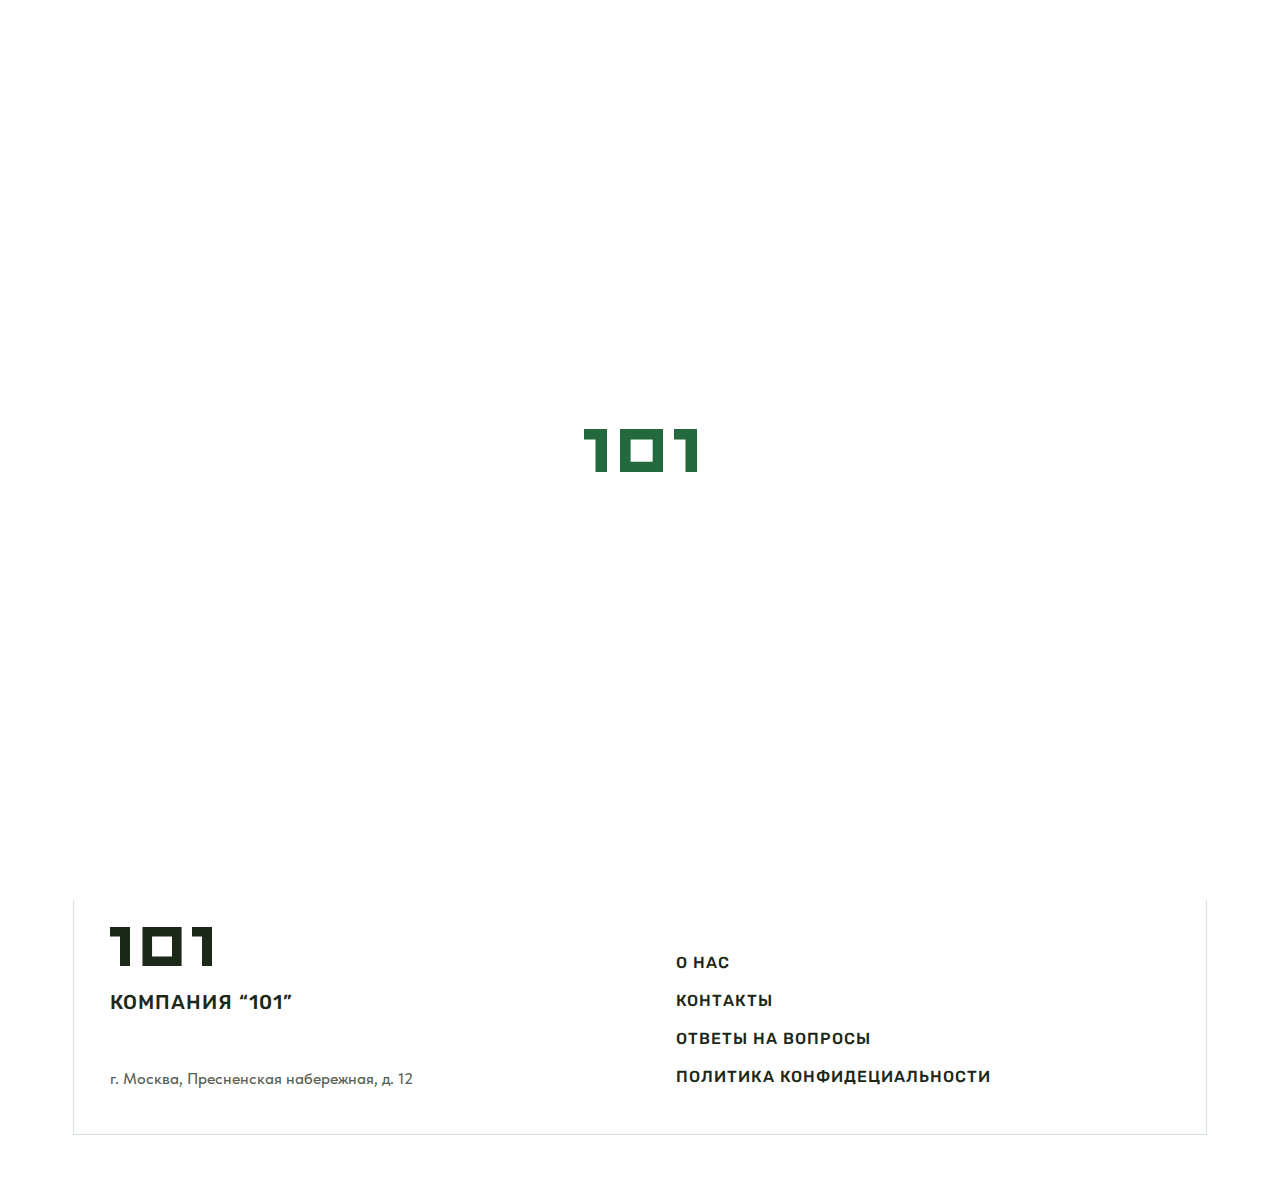
<file: src/pages/contact.html>
<!DOCTYPE html>
<html lang="ru">

<head>
    <meta charset="UTF-8">
    <!-- <meta name="viewport" content="width=device-width, initial-scale=1.0"> -->
    <meta name="viewport" content="width=device-width, user-scalable=no, initial-scale=1.0">
    <link rel="shortcut icon" href="../img/favicon.svg" type="image/x-icon">
    <link rel="stylesheet" href="../css/style.css">
    <link rel="stylesheet" href="../css/button.css">
    <link rel="stylesheet" href="../css/media1920.css">
    <link rel="stylesheet" href="../css/media.css">
    <title>101</title>
</head>

<body class="body body-height">
    <header>
        <div class="header-nav">
            <div class="logo link-element">
                <a href="../../index.html">
                    <svg xmlns="http://www.w3.org/2000/svg" width="60" height="23" viewBox="0 0 60 23" fill="none">
                        <path d="M48 0H60V5.59459V23H54V5.63265H48V0Z" fill="#1C2818" />
                        <path d="M0 0H12V5.59459V23H6V5.63265H0V0Z" fill="#1C2818" />
                        <path fill-rule="evenodd" clip-rule="evenodd"
                            d="M42.1055 0H19.1055V23H42.1055V0ZM36.4691 5.63281H24.7344V17.3675H36.4691V5.63281Z"
                            fill="#1C2818" />
                    </svg>
                </a>
            </div>
    
            <nav>
                <div class="nav-item link-element">
                    <a href="../../index.html">о нас</a>
                </div>
    
                <div class="nav-item nav-item-active link-element">
                    <a href="contact.html">контакты</a>
                </div>
                <div class="nav-item link-element">
                    <a href="question.html">ответы на вопросы</a>
                </div>
            </nav>
        </div>

        <div class="phone-wrap link-element">
            <a class="phone" href="tel:+79691017227">
                +7 (969) 101-72-27
            </a>
            <div class="cube"></div>
        </div>
    </header>

    <main>
        <div class="custom-cursor"></div> <!-- курсор -->

        <div class="preloader hide"> <!-- прелодер -->
            <div class="preloader-wrap">
                <svg xmlns="http://www.w3.org/2000/svg" width="113" height="43" viewBox="0 0 113 43" fill="none">
                    <path fill-rule="evenodd" clip-rule="evenodd" d="M0 0H23V10.4595V43H11.5V10.5306H0V0ZM90 0H113V10.4595V43H101.5V10.5306H90V0ZM36 0H79V43H36V0ZM46.5859 10.6086H68.6863V32.709H46.5859V10.6086Z" fill="#62B480" fill-opacity="0.14"/>
                </svg>
                <div class="load-line">
                    <svg xmlns="http://www.w3.org/2000/svg" width="113" height="43" viewBox="0 0 113 43" fill="none">
                        <g clip-path="url(#clip0_794_17438)">
                        <path fill-rule="evenodd" clip-rule="evenodd" d="M0 0H23V10.4595V43H11.5V10.5306H0V0ZM90 0H113V10.4595V43H101.5V10.5306H90V0ZM36 0H79V43H36V0ZM46.5859 10.6094H68.6863V32.7097H46.5859V10.6094Z" fill="#24683D"/>
                        </g>
                        <defs>
                        <clipPath id="clip0_794_17438">
                        <rect width="113" height="43" fill="white"/>
                        </clipPath>
                        </defs>
                    </svg>
                </div>
            </div>
        </div>

        <div class="burgrer-menu"> <!-- мобильное меню -->
            <div class="burgrer-wrap">
                <div class="items-mobile-wrap">
                    <div class="burgrer-item">
                        <a href="../../index.html">
                            О НАС
                        </a>
                    </div>
    
                    <div class="burgrer-item burgrer-item-active">
                        <a href="../pages/contact.html">
                            КОНТАКТЫ
                        </a>
                    </div>
    
                    <div class="burgrer-item">
                        <a href="../pages/question.html">
                            ОТВЕТЫ НА ВОПРОСЫ
                        </a>
                    </div>
                </div>
                <div class="close-btn">
                    <div class="cross"></div>
                </div>
            </div>
        </div> 
        <div class="burgrer-menu-btn burgrer-menu-btn-active"> <!-- мобильная кнопка -->
            <svg xmlns="http://www.w3.org/2000/svg" width="24" height="24" viewBox="0 0 24 24" fill="none">
                <rect y="7" width="24" height="2" fill="#24683D"/>
                <rect x="8" y="15" width="16" height="2" fill="#24683D"/>
            </svg>
        </div> 
         
        <div class="contact-send"> <!-- Отправилась форма -->
            <div class="contact-send-wrap">
                <svg class="contact-img-top" xmlns="http://www.w3.org/2000/svg" width="1184" height="125" viewBox="0 0 1184 125" fill="none">
                    <g clip-path="url(#clip0_894_18170)">
                    <rect width="486" height="1" transform="matrix(1 0 0 -1 849 81)" fill="#D3E1E1"/>
                    <rect width="122" height="1" transform="matrix(1 0 0 -1 1060 124)" fill="#D3E1E1"/>
                    <rect width="643" height="1" transform="matrix(1 0 0 -1 692 41)" fill="#D3E1E1"/>
                    <rect width="3" height="3" transform="matrix(1 0 0 -1 895 82)" fill="#D3E1E1"/>
                    <rect width="3" height="3" transform="matrix(1 0 0 -1 895 42)" fill="#D3E1E1"/>
                    <rect width="3" height="3" transform="matrix(1 0 0 -1 854 82)" fill="#D3E1E1"/>
                    <rect width="3" height="3" transform="matrix(1 0 0 -1 854 42)" fill="#D3E1E1"/>
                    <rect width="3" height="3" transform="matrix(1 0 0 -1 936 42)" fill="#D3E1E1"/>
                    <rect width="3" height="3" transform="matrix(1 0 0 -1 1141 82)" fill="#D3E1E1"/>
                    <rect width="3" height="3" transform="matrix(1 0 0 -1 977 82)" fill="#D3E1E1"/>
                    <rect width="3" height="3" transform="matrix(1 0 0 -1 1141 42)" fill="#D3E1E1"/>
                    <rect width="3" height="3" transform="matrix(1 0 0 -1 1059 125)" fill="#D3E1E1"/>
                    <rect width="3" height="3" transform="matrix(1 0 0 -1 1018 42)" fill="#D3E1E1"/>
                    <rect width="3" height="3" transform="matrix(1 0 0 -1 772 42)" fill="#D3E1E1"/>
                    <rect width="3" height="3" transform="matrix(1 0 0 -1 1059 82)" fill="#D3E1E1"/>
                    <rect width="3" height="3" transform="matrix(1 0 0 -1 1141 125)" fill="#D3E1E1"/>
                    <rect width="3" height="3" transform="matrix(1 0 0 -1 936 82)" fill="#D3E1E1"/>
                    <rect width="3" height="3" transform="matrix(1 0 0 -1 977 42)" fill="#D3E1E1"/>
                    <rect width="3" height="3" transform="matrix(1 0 0 -1 731 42)" fill="#D3E1E1"/>
                    <rect width="3" height="3" transform="matrix(1 0 0 -1 1182 82)" fill="#D3E1E1"/>
                    <rect width="3" height="3" transform="matrix(1 0 0 -1 1018 82)" fill="#D3E1E1"/>
                    <rect width="3" height="3" transform="matrix(1 0 0 -1 1182 42)" fill="#D3E1E1"/>
                    <rect width="3" height="3" transform="matrix(1 0 0 -1 1100 125)" fill="#D3E1E1"/>
                    <rect width="3" height="3" transform="matrix(1 0 0 -1 1059 42)" fill="#D3E1E1"/>
                    <rect width="3" height="3" transform="matrix(1 0 0 -1 1100 82)" fill="#D3E1E1"/>
                    <rect width="3" height="3" transform="matrix(1 0 0 -1 1182 125)" fill="#D3E1E1"/>
                    <rect width="1" height="149" transform="matrix(1 0 0 -1 978 149)" fill="#D3E1E1"/>
                    <rect width="1" height="198" transform="matrix(1 0 0 -1 1142 198)" fill="#D3E1E1"/>
                    <rect width="1" height="238" transform="matrix(1 0 0 -1 1060 238)" fill="#D3E1E1"/>
                    <rect width="1" height="41" transform="matrix(1 0 0 -1 732 41)" fill="#D3E1E1"/>
                    <rect width="1" height="183" transform="matrix(1 0 0 -1 896 183)" fill="#D3E1E1"/>
                    <rect width="1" height="183" transform="matrix(1 0 0 -1 1019 183)" fill="#D3E1E1"/>
                    <rect width="1" height="74" transform="matrix(1 0 0 -1 691 74)" fill="#D3E1E1"/>
                    <rect width="1" height="44" transform="matrix(1 0 0 -1 650 44)" fill="#D3E1E1"/>
                    <rect width="1" height="278" transform="matrix(1 0 0 -1 1183 278)" fill="#D3E1E1"/>
                    <rect width="1" height="149" transform="matrix(1 0 0 -1 855 149)" fill="#D3E1E1"/>
                    <rect width="1" height="278" transform="matrix(1 0 0 -1 1101 278)" fill="#D3E1E1"/>
                    <rect width="1" height="149" transform="matrix(1 0 0 -1 773 149)" fill="#D3E1E1"/>
                    <rect width="1" height="118" transform="matrix(1 0 0 -1 937 118)" fill="#D3E1E1"/>
                    <rect width="3" height="3" transform="matrix(1 0 0 -1 1059 82)" fill="#80A28C"/>
                    <rect width="3" height="3" transform="matrix(1 0 0 -1 936 42)" fill="#80A28C"/>
                    <rect width="3" height="3" transform="matrix(1 0 0 -1 690 42)" fill="#80A28C"/>
                    <rect x="1143" y="81" width="81" height="1" transform="rotate(-180 1143 81)" fill="url(#paint0_linear_894_18170)"/>
                    <rect x="1020" y="41" width="81" height="1" transform="rotate(-180 1020 41)" fill="url(#paint1_linear_894_18170)"/>
                    <rect x="774" y="41" width="81" height="1" transform="rotate(-180 774 41)" fill="url(#paint2_linear_894_18170)"/>
                    </g>
                    <g clip-path="url(#clip1_894_18170)">
                    <rect x="335" y="81" width="486" height="1" transform="rotate(180 335 81)" fill="#D3E1E1"/>
                    <rect x="124" y="124" width="122" height="1" transform="rotate(180 124 124)" fill="#D3E1E1"/>
                    <rect x="492" y="41" width="643" height="1" transform="rotate(180 492 41)" fill="#D3E1E1"/>
                    <rect x="289" y="82" width="3" height="3" transform="rotate(180 289 82)" fill="#D3E1E1"/>
                    <rect x="289" y="42" width="3" height="3" transform="rotate(180 289 42)" fill="#D3E1E1"/>
                    <rect x="330" y="82" width="3" height="3" transform="rotate(180 330 82)" fill="#D3E1E1"/>
                    <rect x="330" y="42" width="3" height="3" transform="rotate(180 330 42)" fill="#D3E1E1"/>
                    <rect x="248" y="42" width="3" height="3" transform="rotate(180 248 42)" fill="#D3E1E1"/>
                    <rect x="43" y="82" width="3" height="3" transform="rotate(180 43 82)" fill="#D3E1E1"/>
                    <rect x="207" y="82" width="3" height="3" transform="rotate(180 207 82)" fill="#D3E1E1"/>
                    <rect x="43" y="42" width="3" height="3" transform="rotate(180 43 42)" fill="#D3E1E1"/>
                    <rect x="125" y="125" width="3" height="3" transform="rotate(180 125 125)" fill="#D3E1E1"/>
                    <rect x="166" y="42" width="3" height="3" transform="rotate(180 166 42)" fill="#D3E1E1"/>
                    <rect x="412" y="42" width="3" height="3" transform="rotate(180 412 42)" fill="#D3E1E1"/>
                    <rect x="125" y="82" width="3" height="3" transform="rotate(180 125 82)" fill="#D3E1E1"/>
                    <rect x="43" y="125" width="3" height="3" transform="rotate(180 43 125)" fill="#D3E1E1"/>
                    <rect x="248" y="82" width="3" height="3" transform="rotate(180 248 82)" fill="#D3E1E1"/>
                    <rect x="207" y="42" width="3" height="3" transform="rotate(180 207 42)" fill="#D3E1E1"/>
                    <rect x="453" y="42" width="3" height="3" transform="rotate(180 453 42)" fill="#D3E1E1"/>
                    <rect x="2" y="82" width="3" height="3" transform="rotate(180 2 82)" fill="#D3E1E1"/>
                    <rect x="166" y="82" width="3" height="3" transform="rotate(180 166 82)" fill="#D3E1E1"/>
                    <rect x="2" y="42" width="3" height="3" transform="rotate(180 2 42)" fill="#D3E1E1"/>
                    <rect x="84" y="125" width="3" height="3" transform="rotate(180 84 125)" fill="#D3E1E1"/>
                    <rect x="125" y="42" width="3" height="3" transform="rotate(180 125 42)" fill="#D3E1E1"/>
                    <rect x="84" y="82" width="3" height="3" transform="rotate(180 84 82)" fill="#D3E1E1"/>
                    <rect x="2" y="125" width="3" height="3" transform="rotate(180 2 125)" fill="#D3E1E1"/>
                    <rect x="206" y="149" width="1" height="149" transform="rotate(180 206 149)" fill="#D3E1E1"/>
                    <rect x="42" y="198" width="1" height="198" transform="rotate(180 42 198)" fill="#D3E1E1"/>
                    <rect x="124" y="238" width="1" height="238" transform="rotate(180 124 238)" fill="#D3E1E1"/>
                    <rect x="452" y="41" width="1" height="41" transform="rotate(180 452 41)" fill="#D3E1E1"/>
                    <rect x="288" y="183" width="1" height="183" transform="rotate(180 288 183)" fill="#D3E1E1"/>
                    <rect x="165" y="183" width="1" height="183" transform="rotate(180 165 183)" fill="#D3E1E1"/>
                    <rect x="493" y="74" width="1" height="74" transform="rotate(180 493 74)" fill="#D3E1E1"/>
                    <rect x="534" y="44" width="1" height="44" transform="rotate(180 534 44)" fill="#D3E1E1"/>
                    <rect x="1" y="278" width="1" height="278" transform="rotate(180 1 278)" fill="#D3E1E1"/>
                    <rect x="329" y="149" width="1" height="149" transform="rotate(180 329 149)" fill="#D3E1E1"/>
                    <rect x="83" y="278" width="1" height="278" transform="rotate(180 83 278)" fill="#D3E1E1"/>
                    <rect x="411" y="149" width="1" height="149" transform="rotate(180 411 149)" fill="#D3E1E1"/>
                    <rect x="247" y="118" width="1" height="118" transform="rotate(180 247 118)" fill="#D3E1E1"/>
                    <rect x="125" y="82" width="3" height="3" transform="rotate(180 125 82)" fill="#80A28C"/>
                    <rect x="248" y="42" width="3" height="3" transform="rotate(180 248 42)" fill="#80A28C"/>
                    <rect x="494" y="42" width="3" height="3" transform="rotate(180 494 42)" fill="#80A28C"/>
                    <rect width="81" height="1" transform="matrix(1 0 0 -1 41 81)" fill="url(#paint3_linear_894_18170)"/>
                    <rect width="81" height="1" transform="matrix(1 0 0 -1 164 41)" fill="url(#paint4_linear_894_18170)"/>
                    <rect width="81" height="1" transform="matrix(1 0 0 -1 410 41)" fill="url(#paint5_linear_894_18170)"/>
                    </g>
                    <defs>
                    <linearGradient id="paint0_linear_894_18170" x1="1224" y1="81.5001" x2="1142.02" y2="81.4999" gradientUnits="userSpaceOnUse">
                    <stop stop-color="#24683D" stop-opacity="0.54"/>
                    <stop offset="1" stop-color="#D3E1E1" stop-opacity="0"/>
                    </linearGradient>
                    <linearGradient id="paint1_linear_894_18170" x1="1101" y1="41.5001" x2="1019.02" y2="41.4999" gradientUnits="userSpaceOnUse">
                    <stop stop-color="#24683D" stop-opacity="0.54"/>
                    <stop offset="1" stop-color="#D3E1E1" stop-opacity="0"/>
                    </linearGradient>
                    <linearGradient id="paint2_linear_894_18170" x1="855" y1="41.5001" x2="773.024" y2="41.4999" gradientUnits="userSpaceOnUse">
                    <stop stop-color="#24683D" stop-opacity="0.54"/>
                    <stop offset="1" stop-color="#D3E1E1" stop-opacity="0"/>
                    </linearGradient>
                    <linearGradient id="paint3_linear_894_18170" x1="81" y1="0.500069" x2="-0.975906" y2="0.499876" gradientUnits="userSpaceOnUse">
                    <stop stop-color="#24683D" stop-opacity="0.54"/>
                    <stop offset="1" stop-color="#D3E1E1" stop-opacity="0"/>
                    </linearGradient>
                    <linearGradient id="paint4_linear_894_18170" x1="81" y1="0.500069" x2="-0.975906" y2="0.499876" gradientUnits="userSpaceOnUse">
                    <stop stop-color="#24683D" stop-opacity="0.54"/>
                    <stop offset="1" stop-color="#D3E1E1" stop-opacity="0"/>
                    </linearGradient>
                    <linearGradient id="paint5_linear_894_18170" x1="81" y1="0.500069" x2="-0.975906" y2="0.499876" gradientUnits="userSpaceOnUse">
                    <stop stop-color="#24683D" stop-opacity="0.54"/>
                    <stop offset="1" stop-color="#D3E1E1" stop-opacity="0"/>
                    </linearGradient>
                    <clipPath id="clip0_894_18170">
                    <rect width="590" height="125" fill="white" transform="matrix(1 0 0 -1 594 125)"/>
                    </clipPath>
                    <clipPath id="clip1_894_18170">
                    <rect width="594" height="125" fill="white" transform="matrix(-1 0 0 -1 594 125)"/>
                    </clipPath>
                    </defs>
                </svg>
                <svg class="contact-img-top-mobile" xmlns="http://www.w3.org/2000/svg" width="375" height="149" viewBox="0 0 375 149" fill="none">
                    <g clip-path="url(#clip0_932_294)">
                    <rect x="171" y="81" width="486" height="1" transform="rotate(180 171 81)" fill="#D3E1E1"/>
                    <rect x="328" y="41" width="643" height="1" transform="rotate(180 328 41)" fill="#D3E1E1"/>
                    <rect x="125" y="82" width="3" height="3" transform="rotate(180 125 82)" fill="#D3E1E1"/>
                    <rect x="125" y="42" width="3" height="3" transform="rotate(180 125 42)" fill="#D3E1E1"/>
                    <rect x="166" y="82" width="3" height="3" transform="rotate(180 166 82)" fill="#D3E1E1"/>
                    <rect x="166" y="42" width="3" height="3" transform="rotate(180 166 42)" fill="#D3E1E1"/>
                    <rect x="84" y="42" width="3" height="3" transform="rotate(180 84 42)" fill="#D3E1E1"/>
                    <rect x="43" y="82" width="3" height="3" transform="rotate(180 43 82)" fill="#D3E1E1"/>
                    <rect x="2" y="42" width="3" height="3" transform="rotate(180 2 42)" fill="#D3E1E1"/>
                    <rect x="248" y="42" width="3" height="3" transform="rotate(180 248 42)" fill="#D3E1E1"/>
                    <rect x="84" y="82" width="3" height="3" transform="rotate(180 84 82)" fill="#D3E1E1"/>
                    <rect x="43" y="42" width="3" height="3" transform="rotate(180 43 42)" fill="#D3E1E1"/>
                    <rect x="289" y="42" width="3" height="3" transform="rotate(180 289 42)" fill="#D3E1E1"/>
                    <rect x="2" y="82" width="3" height="3" transform="rotate(180 2 82)" fill="#D3E1E1"/>
                    <rect x="42" y="149" width="1" height="149" transform="rotate(180 42 149)" fill="#D3E1E1"/>
                    <rect x="288" y="41" width="1" height="41" transform="rotate(180 288 41)" fill="#D3E1E1"/>
                    <rect x="124" y="125" width="1" height="125" transform="rotate(180 124 125)" fill="#D3E1E1"/>
                    <rect x="1" y="183" width="1" height="183" transform="rotate(180 1 183)" fill="#D3E1E1"/>
                    <rect x="329" y="74" width="1" height="74" transform="rotate(180 329 74)" fill="#D3E1E1"/>
                    <rect x="165" y="104" width="1" height="104" transform="rotate(180 165 104)" fill="#D3E1E1"/>
                    <rect x="247" y="104" width="1" height="104" transform="rotate(180 247 104)" fill="#D3E1E1"/>
                    <rect x="83" y="118" width="1" height="118" transform="rotate(180 83 118)" fill="#D3E1E1"/>
                    <rect x="84" y="42" width="3" height="3" transform="rotate(180 84 42)" fill="#80A28C"/>
                    <rect x="330" y="42" width="3" height="3" transform="rotate(180 330 42)" fill="#80A28C"/>
                    <rect width="81" height="1" transform="matrix(1 0 0 -1 0 41)" fill="url(#paint0_linear_932_294)"/>
                    <rect width="81" height="1" transform="matrix(1 0 0 -1 246 41)" fill="url(#paint1_linear_932_294)"/>
                    </g>
                    <defs>
                    <linearGradient id="paint0_linear_932_294" x1="81" y1="0.500069" x2="-0.975906" y2="0.499876" gradientUnits="userSpaceOnUse">
                    <stop stop-color="#24683D" stop-opacity="0.54"/>
                    <stop offset="1" stop-color="#D3E1E1" stop-opacity="0"/>
                    </linearGradient>
                    <linearGradient id="paint1_linear_932_294" x1="81" y1="0.500069" x2="-0.975906" y2="0.499876" gradientUnits="userSpaceOnUse">
                    <stop stop-color="#24683D" stop-opacity="0.54"/>
                    <stop offset="1" stop-color="#D3E1E1" stop-opacity="0"/>
                    </linearGradient>
                    <clipPath id="clip0_932_294">
                    <rect width="375" height="149" fill="white" transform="matrix(-1 0 0 -1 375 149)"/>
                    </clipPath>
                    </defs>
                </svg>

                <svg class="contact-img-bottom" xmlns="http://www.w3.org/2000/svg" width="1184" height="125" viewBox="0 0 1184 125" fill="none">
                    <g clip-path="url(#clip0_894_18171)">
                    <rect x="849" y="44" width="486" height="1" fill="#D3E1E1"/>
                    <rect x="1060" y="1" width="122" height="1" fill="#D3E1E1"/>
                    <rect x="692" y="84" width="643" height="1" fill="#D3E1E1"/>
                    <rect x="895" y="43" width="3" height="3" fill="#D3E1E1"/>
                    <rect x="895" y="83" width="3" height="3" fill="#D3E1E1"/>
                    <rect x="854" y="43" width="3" height="3" fill="#D3E1E1"/>
                    <rect x="854" y="83" width="3" height="3" fill="#D3E1E1"/>
                    <rect x="936" y="83" width="3" height="3" fill="#D3E1E1"/>
                    <rect x="1141" y="43" width="3" height="3" fill="#D3E1E1"/>
                    <rect x="977" y="43" width="3" height="3" fill="#D3E1E1"/>
                    <rect x="1141" y="83" width="3" height="3" fill="#D3E1E1"/>
                    <rect x="1059" width="3" height="3" fill="#D3E1E1"/>
                    <rect x="1018" y="83" width="3" height="3" fill="#D3E1E1"/>
                    <rect x="772" y="83" width="3" height="3" fill="#D3E1E1"/>
                    <rect x="1059" y="43" width="3" height="3" fill="#D3E1E1"/>
                    <rect x="1141" width="3" height="3" fill="#D3E1E1"/>
                    <rect x="936" y="43" width="3" height="3" fill="#D3E1E1"/>
                    <rect x="977" y="83" width="3" height="3" fill="#D3E1E1"/>
                    <rect x="731" y="83" width="3" height="3" fill="#D3E1E1"/>
                    <rect x="1182" y="43" width="3" height="3" fill="#D3E1E1"/>
                    <rect x="1018" y="43" width="3" height="3" fill="#D3E1E1"/>
                    <rect x="1182" y="83" width="3" height="3" fill="#D3E1E1"/>
                    <rect x="1100" width="3" height="3" fill="#D3E1E1"/>
                    <rect x="1059" y="83" width="3" height="3" fill="#D3E1E1"/>
                    <rect x="1100" y="43" width="3" height="3" fill="#D3E1E1"/>
                    <rect x="1182" width="3" height="3" fill="#D3E1E1"/>
                    <rect x="978" y="-24" width="1" height="149" fill="#D3E1E1"/>
                    <rect x="1142" y="-73" width="1" height="198" fill="#D3E1E1"/>
                    <rect x="1060" y="-113" width="1" height="238" fill="#D3E1E1"/>
                    <rect x="732" y="84" width="1" height="41" fill="#D3E1E1"/>
                    <rect x="896" y="-58" width="1" height="183" fill="#D3E1E1"/>
                    <rect x="1019" y="-58" width="1" height="183" fill="#D3E1E1"/>
                    <rect x="691" y="51" width="1" height="74" fill="#D3E1E1"/>
                    <rect x="650" y="81" width="1" height="44" fill="#D3E1E1"/>
                    <rect x="1183" y="-153" width="1" height="278" fill="#D3E1E1"/>
                    <rect x="855" y="-24" width="1" height="149" fill="#D3E1E1"/>
                    <rect x="1101" y="-153" width="1" height="278" fill="#D3E1E1"/>
                    <rect x="773" y="-24" width="1" height="149" fill="#D3E1E1"/>
                    <rect x="937" y="7" width="1" height="118" fill="#D3E1E1"/>
                    <rect x="1059" y="43" width="3" height="3" fill="#80A28C"/>
                    <rect x="936" y="83" width="3" height="3" fill="#80A28C"/>
                    <rect x="690" y="83" width="3" height="3" fill="#80A28C"/>
                    <rect width="81" height="1" transform="matrix(-1 0 0 1 1143 44)" fill="url(#paint0_linear_894_18171)"/>
                    <rect width="81" height="1" transform="matrix(-1 0 0 1 1020 84)" fill="url(#paint1_linear_894_18171)"/>
                    <rect width="81" height="1" transform="matrix(-1 0 0 1 774 84)" fill="url(#paint2_linear_894_18171)"/>
                    </g>
                    <g clip-path="url(#clip1_894_18171)">
                    <rect width="486" height="1" transform="matrix(-1 0 0 1 335 44)" fill="#D3E1E1"/>
                    <rect width="122" height="1" transform="matrix(-1 0 0 1 124 1)" fill="#D3E1E1"/>
                    <rect width="643" height="1" transform="matrix(-1 0 0 1 492 84)" fill="#D3E1E1"/>
                    <rect width="3" height="3" transform="matrix(-1 0 0 1 289 43)" fill="#D3E1E1"/>
                    <rect width="3" height="3" transform="matrix(-1 0 0 1 289 83)" fill="#D3E1E1"/>
                    <rect width="3" height="3" transform="matrix(-1 0 0 1 330 43)" fill="#D3E1E1"/>
                    <rect width="3" height="3" transform="matrix(-1 0 0 1 330 83)" fill="#D3E1E1"/>
                    <rect width="3" height="3" transform="matrix(-1 0 0 1 248 83)" fill="#D3E1E1"/>
                    <rect width="3" height="3" transform="matrix(-1 0 0 1 43 43)" fill="#D3E1E1"/>
                    <rect width="3" height="3" transform="matrix(-1 0 0 1 207 43)" fill="#D3E1E1"/>
                    <rect width="3" height="3" transform="matrix(-1 0 0 1 43 83)" fill="#D3E1E1"/>
                    <rect width="3" height="3" transform="matrix(-1 0 0 1 125 0)" fill="#D3E1E1"/>
                    <rect width="3" height="3" transform="matrix(-1 0 0 1 166 83)" fill="#D3E1E1"/>
                    <rect width="3" height="3" transform="matrix(-1 0 0 1 412 83)" fill="#D3E1E1"/>
                    <rect width="3" height="3" transform="matrix(-1 0 0 1 125 43)" fill="#D3E1E1"/>
                    <rect width="3" height="3" transform="matrix(-1 0 0 1 43 0)" fill="#D3E1E1"/>
                    <rect width="3" height="3" transform="matrix(-1 0 0 1 248 43)" fill="#D3E1E1"/>
                    <rect width="3" height="3" transform="matrix(-1 0 0 1 207 83)" fill="#D3E1E1"/>
                    <rect width="3" height="3" transform="matrix(-1 0 0 1 453 83)" fill="#D3E1E1"/>
                    <rect width="3" height="3" transform="matrix(-1 0 0 1 2 43)" fill="#D3E1E1"/>
                    <rect width="3" height="3" transform="matrix(-1 0 0 1 166 43)" fill="#D3E1E1"/>
                    <rect width="3" height="3" transform="matrix(-1 0 0 1 2 83)" fill="#D3E1E1"/>
                    <rect width="3" height="3" transform="matrix(-1 0 0 1 84 0)" fill="#D3E1E1"/>
                    <rect width="3" height="3" transform="matrix(-1 0 0 1 125 83)" fill="#D3E1E1"/>
                    <rect width="3" height="3" transform="matrix(-1 0 0 1 84 43)" fill="#D3E1E1"/>
                    <rect width="3" height="3" transform="matrix(-1 0 0 1 2 0)" fill="#D3E1E1"/>
                    <rect width="1" height="149" transform="matrix(-1 0 0 1 206 -24)" fill="#D3E1E1"/>
                    <rect width="1" height="198" transform="matrix(-1 0 0 1 42 -73)" fill="#D3E1E1"/>
                    <rect width="1" height="238" transform="matrix(-1 0 0 1 124 -113)" fill="#D3E1E1"/>
                    <rect width="1" height="41" transform="matrix(-1 0 0 1 452 84)" fill="#D3E1E1"/>
                    <rect width="1" height="183" transform="matrix(-1 0 0 1 288 -58)" fill="#D3E1E1"/>
                    <rect width="1" height="183" transform="matrix(-1 0 0 1 165 -58)" fill="#D3E1E1"/>
                    <rect width="1" height="74" transform="matrix(-1 0 0 1 493 51)" fill="#D3E1E1"/>
                    <rect width="1" height="44" transform="matrix(-1 0 0 1 534 81)" fill="#D3E1E1"/>
                    <rect width="1" height="278" transform="matrix(-1 0 0 1 1 -153)" fill="#D3E1E1"/>
                    <rect width="1" height="149" transform="matrix(-1 0 0 1 329 -24)" fill="#D3E1E1"/>
                    <rect width="1" height="278" transform="matrix(-1 0 0 1 83 -153)" fill="#D3E1E1"/>
                    <rect width="1" height="149" transform="matrix(-1 0 0 1 411 -24)" fill="#D3E1E1"/>
                    <rect width="1" height="118" transform="matrix(-1 0 0 1 247 7)" fill="#D3E1E1"/>
                    <rect width="3" height="3" transform="matrix(-1 0 0 1 125 43)" fill="#80A28C"/>
                    <rect width="3" height="3" transform="matrix(-1 0 0 1 248 83)" fill="#80A28C"/>
                    <rect width="3" height="3" transform="matrix(-1 0 0 1 494 83)" fill="#80A28C"/>
                    <rect x="41" y="44" width="81" height="1" fill="url(#paint3_linear_894_18171)"/>
                    <rect x="164" y="84" width="81" height="1" fill="url(#paint4_linear_894_18171)"/>
                    <rect x="410" y="84" width="81" height="1" fill="url(#paint5_linear_894_18171)"/>
                    </g>
                    <defs>
                    <linearGradient id="paint0_linear_894_18171" x1="81" y1="0.500069" x2="-0.975906" y2="0.499876" gradientUnits="userSpaceOnUse">
                    <stop stop-color="#24683D" stop-opacity="0.54"/>
                    <stop offset="1" stop-color="#D3E1E1" stop-opacity="0"/>
                    </linearGradient>
                    <linearGradient id="paint1_linear_894_18171" x1="81" y1="0.500069" x2="-0.975906" y2="0.499876" gradientUnits="userSpaceOnUse">
                    <stop stop-color="#24683D" stop-opacity="0.54"/>
                    <stop offset="1" stop-color="#D3E1E1" stop-opacity="0"/>
                    </linearGradient>
                    <linearGradient id="paint2_linear_894_18171" x1="81" y1="0.500069" x2="-0.975906" y2="0.499876" gradientUnits="userSpaceOnUse">
                    <stop stop-color="#24683D" stop-opacity="0.54"/>
                    <stop offset="1" stop-color="#D3E1E1" stop-opacity="0"/>
                    </linearGradient>
                    <linearGradient id="paint3_linear_894_18171" x1="122" y1="44.5001" x2="40.0241" y2="44.4999" gradientUnits="userSpaceOnUse">
                    <stop stop-color="#24683D" stop-opacity="0.54"/>
                    <stop offset="1" stop-color="#D3E1E1" stop-opacity="0"/>
                    </linearGradient>
                    <linearGradient id="paint4_linear_894_18171" x1="245" y1="84.5001" x2="163.024" y2="84.4999" gradientUnits="userSpaceOnUse">
                    <stop stop-color="#24683D" stop-opacity="0.54"/>
                    <stop offset="1" stop-color="#D3E1E1" stop-opacity="0"/>
                    </linearGradient>
                    <linearGradient id="paint5_linear_894_18171" x1="491" y1="84.5001" x2="409.024" y2="84.4999" gradientUnits="userSpaceOnUse">
                    <stop stop-color="#24683D" stop-opacity="0.54"/>
                    <stop offset="1" stop-color="#D3E1E1" stop-opacity="0"/>
                    </linearGradient>
                    <clipPath id="clip0_894_18171">
                    <rect width="590" height="125" fill="white" transform="translate(594)"/>
                    </clipPath>
                    <clipPath id="clip1_894_18171">
                    <rect width="594" height="125" fill="white" transform="matrix(-1 0 0 1 594 0)"/>
                    </clipPath>
                    </defs>
                </svg>

                <svg class="contact-img-bottom-mobile" xmlns="http://www.w3.org/2000/svg" width="319" height="149" viewBox="0 0 319 149" fill="none">
                    <g clip-path="url(#clip0_932_258)">
                    <rect x="148" y="68" width="486" height="1" fill="#D3E1E1"/>
                    <rect x="-9" y="108" width="643" height="1" fill="#D3E1E1"/>
                    <rect x="194" y="67" width="3" height="3" fill="#D3E1E1"/>
                    <rect x="194" y="107" width="3" height="3" fill="#D3E1E1"/>
                    <rect x="153" y="67" width="3" height="3" fill="#D3E1E1"/>
                    <rect x="153" y="107" width="3" height="3" fill="#D3E1E1"/>
                    <rect x="235" y="107" width="3" height="3" fill="#D3E1E1"/>
                    <rect x="276" y="67" width="3" height="3" fill="#D3E1E1"/>
                    <rect x="317" y="107" width="3" height="3" fill="#D3E1E1"/>
                    <rect x="71" y="107" width="3" height="3" fill="#D3E1E1"/>
                    <rect x="235" y="67" width="3" height="3" fill="#D3E1E1"/>
                    <rect x="276" y="107" width="3" height="3" fill="#D3E1E1"/>
                    <rect x="30" y="107" width="3" height="3" fill="#D3E1E1"/>
                    <rect x="317" y="67" width="3" height="3" fill="#D3E1E1"/>
                    <rect x="277" width="1" height="149" fill="#D3E1E1"/>
                    <rect x="31" y="108" width="1" height="41" fill="#D3E1E1"/>
                    <rect x="195" y="24" width="1" height="125" fill="#D3E1E1"/>
                    <rect x="318" y="-34" width="1" height="183" fill="#D3E1E1"/>
                    <rect x="154" y="45" width="1" height="104" fill="#D3E1E1"/>
                    <rect x="72" y="45" width="1" height="104" fill="#D3E1E1"/>
                    <rect x="236" y="31" width="1" height="118" fill="#D3E1E1"/>
                    <rect x="235" y="107" width="3" height="3" fill="#80A28C"/>
                    <rect width="81" height="1" transform="matrix(-1 0 0 1 319 108)" fill="url(#paint0_linear_932_258)"/>
                    <rect width="81" height="1" transform="matrix(-1 0 0 1 73 108)" fill="url(#paint1_linear_932_258)"/>
                    </g>
                    <defs>
                    <linearGradient id="paint0_linear_932_258" x1="81" y1="0.500069" x2="-0.975906" y2="0.499876" gradientUnits="userSpaceOnUse">
                    <stop stop-color="#24683D" stop-opacity="0.54"/>
                    <stop offset="1" stop-color="#D3E1E1" stop-opacity="0"/>
                    </linearGradient>
                    <linearGradient id="paint1_linear_932_258" x1="81" y1="0.500069" x2="-0.975906" y2="0.499876" gradientUnits="userSpaceOnUse">
                    <stop stop-color="#24683D" stop-opacity="0.54"/>
                    <stop offset="1" stop-color="#D3E1E1" stop-opacity="0"/>
                    </linearGradient>
                    <clipPath id="clip0_932_258">
                    <rect width="319" height="149" fill="white"/>
                    </clipPath>
                    </defs>
                </svg>

                <div class="contact-send-text link-element">
                    <h1>ВЕРНЕМСЯ С ОТВЕТОМ В БЛИЖАЙШЕЕ ВРЕМЯ</h1>
                    <a href="../../index.html">
                        <button class="main-btn">НА ГЛАВНУЮ</button>
                    </a>
                </div>
            </div>
            
            <footer class="footer-send">
                <div class="links-wrap">
                    <div class="contact-item">
                        <a href="https://telegram.me/company100_1" class="link-element">
                            <div class="bg-square">
                                <svg width="20" height="20" viewBox="0 0 20 20" fill="none" xmlns="http://www.w3.org/2000/svg">
                                    <path d="M9.6401 13.3824C9.02888 13.9616 8.43638 14.5246 7.84121 15.0857C7.31826 15.5786 6.81672 15.4555 6.586 14.7781C6.17406 13.5704 5.76012 12.3626 5.35821 11.1516C5.29334 10.957 5.19772 10.854 4.99576 10.8005C3.885 10.5062 2.77758 10.1979 1.66882 9.89567C1.32041 9.80071 1.1646 9.65293 1.15657 9.40148C1.14855 9.15472 1.28965 9.00225 1.63806 8.87653C6.41614 7.1512 11.1936 5.4232 15.975 3.70523C16.1769 3.63234 16.4197 3.5989 16.6283 3.63434C17.0209 3.70122 17.2362 4.07704 17.1479 4.46825C16.3221 8.13156 15.4962 11.7949 14.6663 15.4568C14.5319 16.05 13.9146 16.2774 13.3877 15.925C12.5003 15.3311 11.6209 14.7259 10.7375 14.1254C10.3797 13.8833 10.0206 13.6406 9.6401 13.3824ZM7.03138 14.1234C7.05211 14.1194 7.07284 14.116 7.09424 14.112C7.11229 14.0358 7.13704 13.9602 7.1464 13.8833C7.21929 13.2788 7.29686 12.6743 7.35705 12.0677C7.37778 11.8617 7.45201 11.7126 7.61384 11.5809C9.57189 9.98395 11.5266 8.38167 13.4813 6.78072C13.7394 6.5694 14.0029 6.3641 14.2503 6.14075C14.3065 6.08992 14.3072 5.97691 14.3333 5.89265C14.2436 5.88262 14.154 5.86724 14.0638 5.86456C14.0357 5.86389 14.0062 5.89465 13.9768 5.91137C11.3688 7.40866 8.76072 8.90528 6.15267 10.4032C5.88584 10.5564 5.84639 10.6607 5.94536 10.9583C6.27371 11.9467 6.60272 12.9351 6.93441 13.9228C6.95782 13.993 6.99861 14.0572 7.03138 14.1234Z" fill="#24683D"/>
                                </svg>
                            </div>
                            <p>TELEGRAM</p>
                        </a>
                    </div>
        
                    <div class="contact-item">
                        <a href="https://wa.me/+79691017227" class="link-element">
                            <div class="bg-square">
                                <svg xmlns="http://www.w3.org/2000/svg" width="20" height="20" viewBox="0 0 20 20" fill="none">
                                    <path d="M18.1839 9.96318C18.1393 14.0561 15.0422 17.5103 10.9531 17.9932C9.41896 18.1744 7.95148 17.9378 6.54378 17.3052C6.43042 17.2546 6.27859 17.2347 6.15905 17.2621C4.8915 17.5521 3.62738 17.855 2.36189 18.1546C1.95449 18.251 1.7848 18.093 1.86861 17.6854C2.12968 16.4175 2.39968 15.151 2.6525 13.8811C2.68136 13.7347 2.66624 13.5528 2.60372 13.4194C0.326255 8.57493 3.23166 2.93029 8.51003 1.95577C12.8939 1.14607 17.117 3.99575 17.9902 8.36703C18.094 8.89088 18.1207 9.43045 18.1839 9.96318ZM4.04234 15.9416C4.82074 15.7596 5.54692 15.5983 6.2676 15.415C6.48332 15.3603 6.66126 15.3822 6.85363 15.484C8.05522 16.1235 9.32827 16.397 10.6941 16.2534C14.2219 15.8821 16.7907 12.6378 16.3235 9.12613C15.8467 5.54471 12.5476 3.08074 8.97789 3.64014C4.82074 4.29118 2.39487 8.71854 4.16463 12.5161C4.47723 13.1863 4.54455 13.7751 4.3515 14.4548C4.21753 14.9274 4.14883 15.417 4.04234 15.9416Z" fill="#24683D"/>
                                    <path d="M12.2103 13.8916C11.0341 13.8615 10.0963 13.4437 9.24028 12.8344C8.04486 11.9836 6.98617 10.9948 6.29777 9.67559C5.95633 9.02045 5.76259 8.31948 5.91716 7.57749C6.05388 6.92371 6.49701 6.46483 7.02258 6.09281C7.27884 5.91159 7.6567 6.01964 7.79685 6.30618C8.05448 6.83412 8.29975 7.37096 8.50654 7.91942C8.56219 8.06577 8.48937 8.28256 8.42341 8.446C8.36502 8.59098 8.23379 8.70655 8.13624 8.8358C7.91364 9.13124 7.87586 9.37401 8.12731 9.64687C8.63433 10.1981 9.16814 10.7281 9.72119 11.2341C9.98844 11.479 10.3148 11.667 10.6315 11.8503C10.9544 12.0363 11.212 12.0144 11.4353 11.7279C11.8297 11.2211 12.2824 11.1418 12.8567 11.3771C13.1872 11.5125 13.5465 11.5761 13.89 11.68C14.351 11.8195 14.509 12.2251 14.2452 12.6203C13.8852 13.1599 13.4812 13.6591 12.8004 13.8109C12.5758 13.8609 12.3435 13.8745 12.2103 13.8916Z" fill="#24683D"/>
                                </svg>
                            </div>
                            <p>WHATSAPP</p>
                        </a>
                    </div>
        
                    <div class="contact-item">
                        <a href="mailto:sales@100-1.tech" class="link-element">
                            <div class="bg-square">
                                <svg xmlns="http://www.w3.org/2000/svg" width="20" height="20" viewBox="0 0 20 20" fill="none">
                                    <path d="M9.99863 17C8.11971 17 6.22986 17 4.35093 17C2.74511 17 1.45608 15.9882 1.09558 14.4485C1.03004 14.1846 1.00819 13.8987 1.00819 13.6237C0.997269 11.2042 0.997269 8.78476 1.00819 6.36528C1.00819 4.63865 2.14429 3.29694 3.83751 3.03299C4.00137 3.011 4.17615 3 4.35093 3C8.11971 3 11.8885 3 15.6573 3C17.3396 3 18.6504 4.09976 18.9563 5.74941C18.9891 5.94737 19 6.15632 19 6.36528C19 8.78476 19 11.2042 19 13.6237C19 15.3504 17.8639 16.6921 16.1707 16.956C15.985 16.989 15.7883 16.989 15.6026 16.989C13.7237 17 11.8557 17 9.99863 17ZM2.63587 6.53024C2.63587 6.61823 2.63587 6.67321 2.63587 6.7282C2.63587 9.02671 2.63587 11.3362 2.63587 13.6347C2.63587 14.6465 3.335 15.3614 4.34001 15.3614C8.10878 15.3614 11.8776 15.3614 15.6463 15.3614C16.6513 15.3614 17.3505 14.6465 17.3505 13.6347C17.3505 11.3362 17.3505 9.02671 17.3505 6.7282C17.3505 6.67321 17.3505 6.61822 17.3396 6.54124C17.2522 6.60723 17.1866 6.66222 17.1211 6.70621C15.5808 7.90495 14.0514 9.11469 12.5112 10.3134C10.9927 11.4902 8.97178 11.4792 7.45335 10.3024C5.91306 9.09269 4.37278 7.88295 2.82157 6.68421C2.77788 6.62922 2.72326 6.59623 2.63587 6.53024ZM16.6732 4.96858C16.3345 4.72663 15.9741 4.64965 15.5917 4.64965C11.8666 4.64965 8.13063 4.64965 4.40555 4.64965C4.27447 4.64965 4.13245 4.66064 4.00137 4.68264C3.76104 4.72663 3.53163 4.80361 3.32408 4.96858C3.3787 5.01257 3.42239 5.04556 3.45517 5.07855C5.09376 6.36528 6.74329 7.652 8.38188 8.93873C9.41966 9.75255 10.5776 9.74156 11.6154 8.92773C12.3473 8.35585 13.0792 7.78398 13.8111 7.2121C14.7615 6.47526 15.701 5.72742 16.6732 4.96858Z" fill="#24683D"/>
                                </svg>
                            </div>
                            <p>sales@100-1.tech</p>
                        </a>
                    </div>
        
                    <div class="contact-item" style="border: none;">
                        <a href="tel:+79691017227" class="link-element">
                            <div class="bg-square">
                                <svg xmlns="http://www.w3.org/2000/svg" width="20" height="20" viewBox="0 0 20 20" fill="none">
                                    <path d="M13.4421 17C11.507 16.9466 9.96419 16.205 8.55585 15.1235C6.58915 13.6135 4.84738 11.8583 3.71483 9.51691C3.15308 8.35409 2.83433 7.10994 3.08865 5.79296C3.31358 4.63257 4.04261 3.81811 4.90728 3.1578C5.32888 2.83614 5.95054 3.02792 6.18112 3.5365C6.60498 4.47356 7.00849 5.42639 7.34871 6.39986C7.44026 6.65962 7.32045 7.04439 7.21194 7.33449C7.11587 7.59182 6.89998 7.79695 6.73948 8.02636C6.37327 8.55072 6.3111 8.98162 6.72479 9.46593C7.55894 10.4443 8.43717 11.3849 9.34706 12.2832C9.78674 12.7177 10.3236 13.0515 10.8447 13.3768C11.3759 13.707 11.7998 13.6681 12.1671 13.1595C12.8159 12.2601 13.5608 12.1193 14.5057 12.5368C15.0494 12.7772 15.6405 12.8901 16.2056 13.0746C16.9641 13.3222 17.224 14.042 16.79 14.7435C16.1977 15.7012 15.5331 16.5873 14.413 16.8568C14.0434 16.9454 13.6614 16.9697 13.4421 17Z" fill="#24683D"/>
                                </svg>
                            </div>
                            <p>+7 (969) 101-72-27</p>
                        </a>
                    </div>
                </div>
        
                <span class="footer-wrap">
                    <div class="footer-left">
                        <svg xmlns="http://www.w3.org/2000/svg" width="102" height="39" viewBox="0 0 102 39" fill="none">
                            <path d="M82 0H102V9.48649V39H92V9.55102H82V0Z" fill="#1C2818"/>
                            <path d="M0 0H20V9.48649V39H10V9.55102H0V0Z" fill="#1C2818"/>
                            <path fill-rule="evenodd" clip-rule="evenodd" d="M71.5805 0H32.4805V39H71.5805V0ZM62.0037 9.55078H42.0547V29.4487H62.0037V9.55078Z" fill="#1C2818"/>
                        </svg>
            
                        <p class="footer-text">КОМПАНИЯ “101”</p>
            
                        <address>г. Москва, Пресненская набережная, д. 12</address>
                    </div>
            
                    <div class="footer-right">
                        <ul>
                            <li class="footer-link link-element">
                                <a href="../../index.html">О НАС</a>
                            </li>
            
                            <li class="footer-link link-element">
                                <a href="../pages/contact.html">КОНТАКТЫ</a>
                            </li>
            
                            <li class="footer-link link-element">
                                <a href="../pages/question.html">ОТВЕТЫ НА ВОПРОСЫ</a>
                            </li>
            
                            <li class="footer-link link-element">
                                <a href="../pages/politics.html">ПОЛИТИКА КОНФИДЕЦИАЛЬНОСТИ</a>
                            </li>
                        </ul>
                    </div>
                </span>
        
                <div class="footer-mobile footer-mobile-margin footer-hidden">
                    <div class="footer-mobile-wrap">
                        <div class="contact-item-mobile">
                            <svg class="img-footer-mobile" xmlns="http://www.w3.org/2000/svg" width="319" height="149" viewBox="0 0 319 149" fill="none">
                                <g clip-path="url(#clip0_932_258)">
                                <rect x="148" y="68" width="486" height="1" fill="#D3E1E1"/>
                                <rect x="-9" y="108" width="643" height="1" fill="#D3E1E1"/>
                                <rect x="194" y="67" width="3" height="3" fill="#D3E1E1"/>
                                <rect x="194" y="107" width="3" height="3" fill="#D3E1E1"/>
                                <rect x="153" y="67" width="3" height="3" fill="#D3E1E1"/>
                                <rect x="153" y="107" width="3" height="3" fill="#D3E1E1"/>
                                <rect x="235" y="107" width="3" height="3" fill="#D3E1E1"/>
                                <rect x="276" y="67" width="3" height="3" fill="#D3E1E1"/>
                                <rect x="317" y="107" width="3" height="3" fill="#D3E1E1"/>
                                <rect x="71" y="107" width="3" height="3" fill="#D3E1E1"/>
                                <rect x="235" y="67" width="3" height="3" fill="#D3E1E1"/>
                                <rect x="276" y="107" width="3" height="3" fill="#D3E1E1"/>
                                <rect x="30" y="107" width="3" height="3" fill="#D3E1E1"/>
                                <rect x="317" y="67" width="3" height="3" fill="#D3E1E1"/>
                                <rect x="277" width="1" height="149" fill="#D3E1E1"/>
                                <rect x="31" y="108" width="1" height="41" fill="#D3E1E1"/>
                                <rect x="195" y="24" width="1" height="125" fill="#D3E1E1"/>
                                <rect x="318" y="-34" width="1" height="183" fill="#D3E1E1"/>
                                <rect x="154" y="45" width="1" height="104" fill="#D3E1E1"/>
                                <rect x="72" y="45" width="1" height="104" fill="#D3E1E1"/>
                                <rect x="236" y="31" width="1" height="118" fill="#D3E1E1"/>
                                <rect x="235" y="107" width="3" height="3" fill="#80A28C"/>
                                <rect width="81" height="1" transform="matrix(-1 0 0 1 319 108)" fill="url(#paint0_linear_932_258)"/>
                                <rect width="81" height="1" transform="matrix(-1 0 0 1 73 108)" fill="url(#paint1_linear_932_258)"/>
                                </g>
                                <defs>
                                <linearGradient id="paint0_linear_932_258" x1="81" y1="0.500069" x2="-0.975906" y2="0.499876" gradientUnits="userSpaceOnUse">
                                <stop stop-color="#24683D" stop-opacity="0.54"/>
                                <stop offset="1" stop-color="#D3E1E1" stop-opacity="0"/>
                                </linearGradient>
                                <linearGradient id="paint1_linear_932_258" x1="81" y1="0.500069" x2="-0.975906" y2="0.499876" gradientUnits="userSpaceOnUse">
                                <stop stop-color="#24683D" stop-opacity="0.54"/>
                                <stop offset="1" stop-color="#D3E1E1" stop-opacity="0"/>
                                </linearGradient>
                                <clipPath id="clip0_932_258">
                                <rect width="319" height="149" fill="white"/>
                                </clipPath>
                                </defs>
                            </svg>
                        </div>
                        
                        <div class="contact-item-mobile">
                            <a href="https://telegram.me/company100_1" class="link-element link-element-mobile">
                                <div class="bg-square">
                                    <svg width="20" height="20" viewBox="0 0 20 20" fill="none" xmlns="http://www.w3.org/2000/svg">
                                        <path d="M9.6401 13.3824C9.02888 13.9616 8.43638 14.5246 7.84121 15.0857C7.31826 15.5786 6.81672 15.4555 6.586 14.7781C6.17406 13.5704 5.76012 12.3626 5.35821 11.1516C5.29334 10.957 5.19772 10.854 4.99576 10.8005C3.885 10.5062 2.77758 10.1979 1.66882 9.89567C1.32041 9.80071 1.1646 9.65293 1.15657 9.40148C1.14855 9.15472 1.28965 9.00225 1.63806 8.87653C6.41614 7.1512 11.1936 5.4232 15.975 3.70523C16.1769 3.63234 16.4197 3.5989 16.6283 3.63434C17.0209 3.70122 17.2362 4.07704 17.1479 4.46825C16.3221 8.13156 15.4962 11.7949 14.6663 15.4568C14.5319 16.05 13.9146 16.2774 13.3877 15.925C12.5003 15.3311 11.6209 14.7259 10.7375 14.1254C10.3797 13.8833 10.0206 13.6406 9.6401 13.3824ZM7.03138 14.1234C7.05211 14.1194 7.07284 14.116 7.09424 14.112C7.11229 14.0358 7.13704 13.9602 7.1464 13.8833C7.21929 13.2788 7.29686 12.6743 7.35705 12.0677C7.37778 11.8617 7.45201 11.7126 7.61384 11.5809C9.57189 9.98395 11.5266 8.38167 13.4813 6.78072C13.7394 6.5694 14.0029 6.3641 14.2503 6.14075C14.3065 6.08992 14.3072 5.97691 14.3333 5.89265C14.2436 5.88262 14.154 5.86724 14.0638 5.86456C14.0357 5.86389 14.0062 5.89465 13.9768 5.91137C11.3688 7.40866 8.76072 8.90528 6.15267 10.4032C5.88584 10.5564 5.84639 10.6607 5.94536 10.9583C6.27371 11.9467 6.60272 12.9351 6.93441 13.9228C6.95782 13.993 6.99861 14.0572 7.03138 14.1234Z" fill="#24683D"/>
                                    </svg>
                                </div>
                                <p>TELEGRAM</p>
                            </a>
                        </div>
            
                        <div class="contact-item-mobile">
                            <a href="https://wa.me/+79691017227" class="link-element link-element-mobile">
                                <div class="bg-square">
                                    <svg xmlns="http://www.w3.org/2000/svg" width="20" height="20" viewBox="0 0 20 20" fill="none">
                                        <path d="M18.1839 9.96318C18.1393 14.0561 15.0422 17.5103 10.9531 17.9932C9.41896 18.1744 7.95148 17.9378 6.54378 17.3052C6.43042 17.2546 6.27859 17.2347 6.15905 17.2621C4.8915 17.5521 3.62738 17.855 2.36189 18.1546C1.95449 18.251 1.7848 18.093 1.86861 17.6854C2.12968 16.4175 2.39968 15.151 2.6525 13.8811C2.68136 13.7347 2.66624 13.5528 2.60372 13.4194C0.326255 8.57493 3.23166 2.93029 8.51003 1.95577C12.8939 1.14607 17.117 3.99575 17.9902 8.36703C18.094 8.89088 18.1207 9.43045 18.1839 9.96318ZM4.04234 15.9416C4.82074 15.7596 5.54692 15.5983 6.2676 15.415C6.48332 15.3603 6.66126 15.3822 6.85363 15.484C8.05522 16.1235 9.32827 16.397 10.6941 16.2534C14.2219 15.8821 16.7907 12.6378 16.3235 9.12613C15.8467 5.54471 12.5476 3.08074 8.97789 3.64014C4.82074 4.29118 2.39487 8.71854 4.16463 12.5161C4.47723 13.1863 4.54455 13.7751 4.3515 14.4548C4.21753 14.9274 4.14883 15.417 4.04234 15.9416Z" fill="#24683D"/>
                                        <path d="M12.2103 13.8916C11.0341 13.8615 10.0963 13.4437 9.24028 12.8344C8.04486 11.9836 6.98617 10.9948 6.29777 9.67559C5.95633 9.02045 5.76259 8.31948 5.91716 7.57749C6.05388 6.92371 6.49701 6.46483 7.02258 6.09281C7.27884 5.91159 7.6567 6.01964 7.79685 6.30618C8.05448 6.83412 8.29975 7.37096 8.50654 7.91942C8.56219 8.06577 8.48937 8.28256 8.42341 8.446C8.36502 8.59098 8.23379 8.70655 8.13624 8.8358C7.91364 9.13124 7.87586 9.37401 8.12731 9.64687C8.63433 10.1981 9.16814 10.7281 9.72119 11.2341C9.98844 11.479 10.3148 11.667 10.6315 11.8503C10.9544 12.0363 11.212 12.0144 11.4353 11.7279C11.8297 11.2211 12.2824 11.1418 12.8567 11.3771C13.1872 11.5125 13.5465 11.5761 13.89 11.68C14.351 11.8195 14.509 12.2251 14.2452 12.6203C13.8852 13.1599 13.4812 13.6591 12.8004 13.8109C12.5758 13.8609 12.3435 13.8745 12.2103 13.8916Z" fill="#24683D"/>
                                    </svg>
                                </div>
                                <p>WHATSAPP</p>
                            </a>
                        </div>
            
                        <div class="contact-item-mobile">
                            <a href="mailto:sales@100-1.tech" class="link-element link-element-mobile">
                                <div class="bg-square">
                                    <svg xmlns="http://www.w3.org/2000/svg" width="20" height="20" viewBox="0 0 20 20" fill="none">
                                        <path d="M9.99863 17C8.11971 17 6.22986 17 4.35093 17C2.74511 17 1.45608 15.9882 1.09558 14.4485C1.03004 14.1846 1.00819 13.8987 1.00819 13.6237C0.997269 11.2042 0.997269 8.78476 1.00819 6.36528C1.00819 4.63865 2.14429 3.29694 3.83751 3.03299C4.00137 3.011 4.17615 3 4.35093 3C8.11971 3 11.8885 3 15.6573 3C17.3396 3 18.6504 4.09976 18.9563 5.74941C18.9891 5.94737 19 6.15632 19 6.36528C19 8.78476 19 11.2042 19 13.6237C19 15.3504 17.8639 16.6921 16.1707 16.956C15.985 16.989 15.7883 16.989 15.6026 16.989C13.7237 17 11.8557 17 9.99863 17ZM2.63587 6.53024C2.63587 6.61823 2.63587 6.67321 2.63587 6.7282C2.63587 9.02671 2.63587 11.3362 2.63587 13.6347C2.63587 14.6465 3.335 15.3614 4.34001 15.3614C8.10878 15.3614 11.8776 15.3614 15.6463 15.3614C16.6513 15.3614 17.3505 14.6465 17.3505 13.6347C17.3505 11.3362 17.3505 9.02671 17.3505 6.7282C17.3505 6.67321 17.3505 6.61822 17.3396 6.54124C17.2522 6.60723 17.1866 6.66222 17.1211 6.70621C15.5808 7.90495 14.0514 9.11469 12.5112 10.3134C10.9927 11.4902 8.97178 11.4792 7.45335 10.3024C5.91306 9.09269 4.37278 7.88295 2.82157 6.68421C2.77788 6.62922 2.72326 6.59623 2.63587 6.53024ZM16.6732 4.96858C16.3345 4.72663 15.9741 4.64965 15.5917 4.64965C11.8666 4.64965 8.13063 4.64965 4.40555 4.64965C4.27447 4.64965 4.13245 4.66064 4.00137 4.68264C3.76104 4.72663 3.53163 4.80361 3.32408 4.96858C3.3787 5.01257 3.42239 5.04556 3.45517 5.07855C5.09376 6.36528 6.74329 7.652 8.38188 8.93873C9.41966 9.75255 10.5776 9.74156 11.6154 8.92773C12.3473 8.35585 13.0792 7.78398 13.8111 7.2121C14.7615 6.47526 15.701 5.72742 16.6732 4.96858Z" fill="#24683D"/>
                                    </svg>
                                </div>
                                <p>sales@100-1.tech</p>
                            </a>
                        </div>
            
                        <div class="contact-item-mobile">
                            <a href="tel:+79691017227" class="link-element link-element-mobile">
                                <div class="bg-square">
                                    <svg xmlns="http://www.w3.org/2000/svg" width="20" height="20" viewBox="0 0 20 20" fill="none">
                                        <path d="M13.4421 17C11.507 16.9466 9.96419 16.205 8.55585 15.1235C6.58915 13.6135 4.84738 11.8583 3.71483 9.51691C3.15308 8.35409 2.83433 7.10994 3.08865 5.79296C3.31358 4.63257 4.04261 3.81811 4.90728 3.1578C5.32888 2.83614 5.95054 3.02792 6.18112 3.5365C6.60498 4.47356 7.00849 5.42639 7.34871 6.39986C7.44026 6.65962 7.32045 7.04439 7.21194 7.33449C7.11587 7.59182 6.89998 7.79695 6.73948 8.02636C6.37327 8.55072 6.3111 8.98162 6.72479 9.46593C7.55894 10.4443 8.43717 11.3849 9.34706 12.2832C9.78674 12.7177 10.3236 13.0515 10.8447 13.3768C11.3759 13.707 11.7998 13.6681 12.1671 13.1595C12.8159 12.2601 13.5608 12.1193 14.5057 12.5368C15.0494 12.7772 15.6405 12.8901 16.2056 13.0746C16.9641 13.3222 17.224 14.042 16.79 14.7435C16.1977 15.7012 15.5331 16.5873 14.413 16.8568C14.0434 16.9454 13.6614 16.9697 13.4421 17Z" fill="#24683D"/>
                                    </svg>
                                </div>
                                <p>+7 (969) 101-72-27</p>
                            </a>
                        </div>
        
                        <div class="footer-right">
                            <ul>
                                <li class="footer-link link-element">
                                    <a href="../../index.html">О НАС</a>
                                </li>
                
                                <li class="footer-link link-element">
                                    <a href="../pages/contact.html">КОНТАКТЫ</a>
                                </li>
                
                                <li class="footer-link link-element">
                                    <a href="../pages/question.html">ОТВЕТЫ НА ВОПРОСЫ</a>
                                </li>
                
                                <li class="footer-link link-element">
                                    <a href="../pages/politics.html">ПОЛИТИКА КОНФИДЕЦИАЛЬНОСТИ</a>
                                </li>
                            </ul>
                        </div>
        
                        <div class="footer-left">
                            <svg xmlns="http://www.w3.org/2000/svg" width="76" height="29" viewBox="0 0 102 39" fill="none">
                                <path d="M82 0H102V9.48649V39H92V9.55102H82V0Z" fill="#1C2818"/>
                                <path d="M0 0H20V9.48649V39H10V9.55102H0V0Z" fill="#1C2818"/>
                                <path fill-rule="evenodd" clip-rule="evenodd" d="M71.5805 0H32.4805V39H71.5805V0ZM62.0037 9.55078H42.0547V29.4487H62.0037V9.55078Z" fill="#1C2818"/>
                            </svg>
                
                            <p class="footer-text">КОМПАНИЯ “101”</p>
                
                            <address>г. Москва, Пресненская набережная, д. 12</address>
                        </div>
                    </div>
                </div>
            </footer>

            <div class="footer-mobile-wrap footer-show" style="background: #fff; padding: 0 28px; margin: -48px 0 0 0; border: none">
                <div class="contact-item-mobile contact-border" style="border-top: 1px solid #D3E1E1;">
                    <a href="https://telegram.me/company100_1" class="link-element link-element-mobile">
                        <div class="bg-square">
                            <svg width="20" height="20" viewBox="0 0 20 20" fill="none" xmlns="http://www.w3.org/2000/svg">
                                <path d="M9.6401 13.3824C9.02888 13.9616 8.43638 14.5246 7.84121 15.0857C7.31826 15.5786 6.81672 15.4555 6.586 14.7781C6.17406 13.5704 5.76012 12.3626 5.35821 11.1516C5.29334 10.957 5.19772 10.854 4.99576 10.8005C3.885 10.5062 2.77758 10.1979 1.66882 9.89567C1.32041 9.80071 1.1646 9.65293 1.15657 9.40148C1.14855 9.15472 1.28965 9.00225 1.63806 8.87653C6.41614 7.1512 11.1936 5.4232 15.975 3.70523C16.1769 3.63234 16.4197 3.5989 16.6283 3.63434C17.0209 3.70122 17.2362 4.07704 17.1479 4.46825C16.3221 8.13156 15.4962 11.7949 14.6663 15.4568C14.5319 16.05 13.9146 16.2774 13.3877 15.925C12.5003 15.3311 11.6209 14.7259 10.7375 14.1254C10.3797 13.8833 10.0206 13.6406 9.6401 13.3824ZM7.03138 14.1234C7.05211 14.1194 7.07284 14.116 7.09424 14.112C7.11229 14.0358 7.13704 13.9602 7.1464 13.8833C7.21929 13.2788 7.29686 12.6743 7.35705 12.0677C7.37778 11.8617 7.45201 11.7126 7.61384 11.5809C9.57189 9.98395 11.5266 8.38167 13.4813 6.78072C13.7394 6.5694 14.0029 6.3641 14.2503 6.14075C14.3065 6.08992 14.3072 5.97691 14.3333 5.89265C14.2436 5.88262 14.154 5.86724 14.0638 5.86456C14.0357 5.86389 14.0062 5.89465 13.9768 5.91137C11.3688 7.40866 8.76072 8.90528 6.15267 10.4032C5.88584 10.5564 5.84639 10.6607 5.94536 10.9583C6.27371 11.9467 6.60272 12.9351 6.93441 13.9228C6.95782 13.993 6.99861 14.0572 7.03138 14.1234Z" fill="#24683D"/>
                            </svg>
                        </div>
                        <p>TELEGRAM</p>
                    </a>
                </div>
    
                <div class="contact-item-mobile contact-border">
                    <a href="https://wa.me/+79691017227" class="link-element link-element-mobile">
                        <div class="bg-square">
                            <svg xmlns="http://www.w3.org/2000/svg" width="20" height="20" viewBox="0 0 20 20" fill="none">
                                <path d="M18.1839 9.96318C18.1393 14.0561 15.0422 17.5103 10.9531 17.9932C9.41896 18.1744 7.95148 17.9378 6.54378 17.3052C6.43042 17.2546 6.27859 17.2347 6.15905 17.2621C4.8915 17.5521 3.62738 17.855 2.36189 18.1546C1.95449 18.251 1.7848 18.093 1.86861 17.6854C2.12968 16.4175 2.39968 15.151 2.6525 13.8811C2.68136 13.7347 2.66624 13.5528 2.60372 13.4194C0.326255 8.57493 3.23166 2.93029 8.51003 1.95577C12.8939 1.14607 17.117 3.99575 17.9902 8.36703C18.094 8.89088 18.1207 9.43045 18.1839 9.96318ZM4.04234 15.9416C4.82074 15.7596 5.54692 15.5983 6.2676 15.415C6.48332 15.3603 6.66126 15.3822 6.85363 15.484C8.05522 16.1235 9.32827 16.397 10.6941 16.2534C14.2219 15.8821 16.7907 12.6378 16.3235 9.12613C15.8467 5.54471 12.5476 3.08074 8.97789 3.64014C4.82074 4.29118 2.39487 8.71854 4.16463 12.5161C4.47723 13.1863 4.54455 13.7751 4.3515 14.4548C4.21753 14.9274 4.14883 15.417 4.04234 15.9416Z" fill="#24683D"/>
                                <path d="M12.2103 13.8916C11.0341 13.8615 10.0963 13.4437 9.24028 12.8344C8.04486 11.9836 6.98617 10.9948 6.29777 9.67559C5.95633 9.02045 5.76259 8.31948 5.91716 7.57749C6.05388 6.92371 6.49701 6.46483 7.02258 6.09281C7.27884 5.91159 7.6567 6.01964 7.79685 6.30618C8.05448 6.83412 8.29975 7.37096 8.50654 7.91942C8.56219 8.06577 8.48937 8.28256 8.42341 8.446C8.36502 8.59098 8.23379 8.70655 8.13624 8.8358C7.91364 9.13124 7.87586 9.37401 8.12731 9.64687C8.63433 10.1981 9.16814 10.7281 9.72119 11.2341C9.98844 11.479 10.3148 11.667 10.6315 11.8503C10.9544 12.0363 11.212 12.0144 11.4353 11.7279C11.8297 11.2211 12.2824 11.1418 12.8567 11.3771C13.1872 11.5125 13.5465 11.5761 13.89 11.68C14.351 11.8195 14.509 12.2251 14.2452 12.6203C13.8852 13.1599 13.4812 13.6591 12.8004 13.8109C12.5758 13.8609 12.3435 13.8745 12.2103 13.8916Z" fill="#24683D"/>
                            </svg>
                        </div>
                        <p>WHATSAPP</p>
                    </a>
                </div>
    
                <div class="contact-item-mobile contact-border">
                    <a href="mailto:sales@100-1.tech" class="link-element link-element-mobile">
                        <div class="bg-square">
                            <svg xmlns="http://www.w3.org/2000/svg" width="20" height="20" viewBox="0 0 20 20" fill="none">
                                <path d="M9.99863 17C8.11971 17 6.22986 17 4.35093 17C2.74511 17 1.45608 15.9882 1.09558 14.4485C1.03004 14.1846 1.00819 13.8987 1.00819 13.6237C0.997269 11.2042 0.997269 8.78476 1.00819 6.36528C1.00819 4.63865 2.14429 3.29694 3.83751 3.03299C4.00137 3.011 4.17615 3 4.35093 3C8.11971 3 11.8885 3 15.6573 3C17.3396 3 18.6504 4.09976 18.9563 5.74941C18.9891 5.94737 19 6.15632 19 6.36528C19 8.78476 19 11.2042 19 13.6237C19 15.3504 17.8639 16.6921 16.1707 16.956C15.985 16.989 15.7883 16.989 15.6026 16.989C13.7237 17 11.8557 17 9.99863 17ZM2.63587 6.53024C2.63587 6.61823 2.63587 6.67321 2.63587 6.7282C2.63587 9.02671 2.63587 11.3362 2.63587 13.6347C2.63587 14.6465 3.335 15.3614 4.34001 15.3614C8.10878 15.3614 11.8776 15.3614 15.6463 15.3614C16.6513 15.3614 17.3505 14.6465 17.3505 13.6347C17.3505 11.3362 17.3505 9.02671 17.3505 6.7282C17.3505 6.67321 17.3505 6.61822 17.3396 6.54124C17.2522 6.60723 17.1866 6.66222 17.1211 6.70621C15.5808 7.90495 14.0514 9.11469 12.5112 10.3134C10.9927 11.4902 8.97178 11.4792 7.45335 10.3024C5.91306 9.09269 4.37278 7.88295 2.82157 6.68421C2.77788 6.62922 2.72326 6.59623 2.63587 6.53024ZM16.6732 4.96858C16.3345 4.72663 15.9741 4.64965 15.5917 4.64965C11.8666 4.64965 8.13063 4.64965 4.40555 4.64965C4.27447 4.64965 4.13245 4.66064 4.00137 4.68264C3.76104 4.72663 3.53163 4.80361 3.32408 4.96858C3.3787 5.01257 3.42239 5.04556 3.45517 5.07855C5.09376 6.36528 6.74329 7.652 8.38188 8.93873C9.41966 9.75255 10.5776 9.74156 11.6154 8.92773C12.3473 8.35585 13.0792 7.78398 13.8111 7.2121C14.7615 6.47526 15.701 5.72742 16.6732 4.96858Z" fill="#24683D"/>
                            </svg>
                        </div>
                        <p>sales@100-1.tech</p>
                    </a>
                </div>
    
                <div class="contact-item-mobile contact-border">
                    <a href="tel:+79691017227" class="link-element link-element-mobile">
                        <div class="bg-square">
                            <svg xmlns="http://www.w3.org/2000/svg" width="20" height="20" viewBox="0 0 20 20" fill="none">
                                <path d="M13.4421 17C11.507 16.9466 9.96419 16.205 8.55585 15.1235C6.58915 13.6135 4.84738 11.8583 3.71483 9.51691C3.15308 8.35409 2.83433 7.10994 3.08865 5.79296C3.31358 4.63257 4.04261 3.81811 4.90728 3.1578C5.32888 2.83614 5.95054 3.02792 6.18112 3.5365C6.60498 4.47356 7.00849 5.42639 7.34871 6.39986C7.44026 6.65962 7.32045 7.04439 7.21194 7.33449C7.11587 7.59182 6.89998 7.79695 6.73948 8.02636C6.37327 8.55072 6.3111 8.98162 6.72479 9.46593C7.55894 10.4443 8.43717 11.3849 9.34706 12.2832C9.78674 12.7177 10.3236 13.0515 10.8447 13.3768C11.3759 13.707 11.7998 13.6681 12.1671 13.1595C12.8159 12.2601 13.5608 12.1193 14.5057 12.5368C15.0494 12.7772 15.6405 12.8901 16.2056 13.0746C16.9641 13.3222 17.224 14.042 16.79 14.7435C16.1977 15.7012 15.5331 16.5873 14.413 16.8568C14.0434 16.9454 13.6614 16.9697 13.4421 17Z" fill="#24683D"/>
                            </svg>
                        </div>
                        <p>+7 (969) 101-72-27</p>
                    </a>
                </div>

                <div class="footer-right" style="border-left: 1px solid #D3E1E1; border-right: 1px solid #D3E1E1;">
                    <ul>
                        <li class="footer-link link-element text-size">
                            <a href="../../index.html">О НАС</a>
                        </li>
        
                        <li class="footer-link link-element text-size">
                            <a href="../pages/contact.html">КОНТАКТЫ</a>
                        </li>
        
                        <li class="footer-link link-element text-size">
                            <a href="../pages/question.html">ОТВЕТЫ НА ВОПРОСЫ</a>
                        </li>
        
                        <li class="footer-link link-element text-size">
                            <a href="../pages/politics.html">ПОЛИТИКА КОНФИДЕЦИАЛЬНОСТИ</a>
                        </li>
                    </ul>
                </div>
                <div class="footer-left" style="border: 1px solid #D3E1E1;
                border-top: none;">
                    <svg xmlns="http://www.w3.org/2000/svg" width="76" height="29" viewBox="0 0 102 39" fill="none">
                        <path d="M82 0H102V9.48649V39H92V9.55102H82V0Z" fill="#1C2818"/>
                        <path d="M0 0H20V9.48649V39H10V9.55102H0V0Z" fill="#1C2818"/>
                        <path fill-rule="evenodd" clip-rule="evenodd" d="M71.5805 0H32.4805V39H71.5805V0ZM62.0037 9.55078H42.0547V29.4487H62.0037V9.55078Z" fill="#1C2818"/>
                    </svg>
        
                    <p class="footer-text">КОМПАНИЯ “101”</p>
        
                    <address style="margin-bottom: 40px;">г. Москва, Пресненская набережная, д. 12</address>
                </div>
            </div>
        </div>

        <style>
            .contact-send-text button div {
                height: 15px;
            }

            .contact-send-text button div span {
                font-family: 'Rubik';
                font-weight: 500;
                font-size: 16px;
                line-height: 18.96px;
            }
            .contact-send-text button div span:nth-child(3) {
                transition-delay: 0.1s;
                margin: 0 0 0 5px;
            }
        </style>

        <section class="form-title">
            <h2>КОНТАКТЫ</h2>
                <form novalidate class="form" id="contactForm" onsubmit="submitForm(event)">
                    <div class="form-wrap">
                        <span class="form-item-wrap">
                            <div class="form-item form-name">
                                <div class="form-border border-top">
                                    <label class="label-wrap"  for="name">
                                        ИМЯ 
                                        <div class="placeholder-name"></div>
                                    </label>
                                    <input class="placeholder form-green-active" onChange={validation} type="tel" name="name" id="name" placeholder="Введите имя">
                                </div>
                            </div>
                    
                            <div class="form-item form-mail">
                                <div class="form-border">
                                    <label class="label-wrap" for="email">
                                        E-MAIL
                                        <div class="placeholder-mail"></div>
                                    </label>
                                    <input class="placeholder form-green-active" type="email" name="email" id="email" placeholder="Введите e-mail">
                                </div>
                            </div>
                    
                            <div class="form-item form-phone ">
                                <div class="form-border">
                                    <label class="label-wrap" for="phone">
                                        ТЕЛЕФОН
                                        <div class="placeholder-phone"></div>
                                    </label>
                                    <input class="placeholder form-green-active" type="text" autocomplete="tel" name="phone" id="phone" placeholder="Введите номер телефона">
                                </div>
                            </div>
                        </span>
                
                        <div class="form-message form-item">
                            <label class="comment" for="message">КОММЕНТАРИЙ</label>
                            <textarea class="placeholder form-green-active" name="message" placeholder="По желанию задайте вопросы, опишите задачу, прикрепите ссылки" id="message"></textarea>
                        </div>
                    </div>

                    <div class="agree-list-wrap">
                        <div class="agree form-agree">
                            <span>
                                <label class="checked" for="agree">
                                    <input class="check-input" type="checkbox" name="agree" id="agree">
                                    <div class="checked-btn">
                                        <div></div>
                                    </div>
                                </label>
                                <p class="agree-text">СОГЛАСЕН НА <a class="link-element" href="../pages/politics.html" target="_blank">ОБРАБОТКУ ПЕРСОНАЛЬНЫХ ДАННЫХ <br>И ПОЛИТИКОЙ КОНФИДЕЦИАЛЬНОСТИ</a></p>
                            </span> 

                            <button class="link-element contact-btn contact-btn-size contact-btn-mobile" type="submit" value="ОТПРАВИТЬ">ОТПРАВИТЬ</button>
                        </div>

                        <div class="error-list">
                            <div class="error-item error-name">
                                <div class="marker">
                                    <svg xmlns="http://www.w3.org/2000/svg" width="20" height="20" viewBox="0 0 20 20" fill="none">
                                        <rect x="5.04883" y="6.46326" width="2" height="12" transform="rotate(-45 5.04883 6.46326)" fill="#BF2845"/>
                                        <rect x="13.5352" y="5.04895" width="2" height="12" transform="rotate(45 13.5352 5.04895)" fill="#BF2845"/>
                                    </svg>
                                </div>
                                <p>
                                    ВВЕДИТЕ ИМЯ
                                </p>
                            </div>

                            <div class="error-item error-mail">
                                <div class="marker">
                                    <svg xmlns="http://www.w3.org/2000/svg" width="20" height="20" viewBox="0 0 20 20" fill="none">
                                        <rect x="5.04883" y="6.46326" width="2" height="12" transform="rotate(-45 5.04883 6.46326)" fill="#BF2845"/>
                                        <rect x="13.5352" y="5.04895" width="2" height="12" transform="rotate(45 13.5352 5.04895)" fill="#BF2845"/>
                                    </svg>
                                </div>
                                <p>
                                    ВВЕДИТЕ E-MAIL
                                </p>
                            </div>

                            <div class="error-item error-phone">
                                <div class="marker">
                                    <svg xmlns="http://www.w3.org/2000/svg" width="20" height="20" viewBox="0 0 20 20" fill="none">
                                        <rect x="5.04883" y="6.46326" width="2" height="12" transform="rotate(-45 5.04883 6.46326)" fill="#BF2845"/>
                                        <rect x="13.5352" y="5.04895" width="2" height="12" transform="rotate(45 13.5352 5.04895)" fill="#BF2845"/>
                                    </svg>
                                </div>
                                <p>
                                    ВВЕДИТЕ НОМЕР ТЕЛЕФОНА
                                </p>
                            </div>

                            <div class="error-item error-agree">
                                <div class="marker">
                                    <svg xmlns="http://www.w3.org/2000/svg" width="20" height="20" viewBox="0 0 20 20" fill="none">
                                        <rect x="5.04883" y="6.46326" width="2" height="12" transform="rotate(-45 5.04883 6.46326)" fill="#BF2845"/>
                                        <rect x="13.5352" y="5.04895" width="2" height="12" transform="rotate(45 13.5352 5.04895)" fill="#BF2845"/>
                                    </svg>
                                </div>
                                <p>
                                    ТРЕБУЕТСЯ СОГЛАСИЕ
                                </p>
                            </div>
                        </div>
                    </div>
                </form>
        </section>
    </main>

    <footer class="contact-footer">
        <div class="links-wrap">
            <div class="contact-item">
                <a href="https://telegram.me/company100_1" class="link-element">
                    <div class="bg-square">
                        <svg width="20" height="20" viewBox="0 0 20 20" fill="none" xmlns="http://www.w3.org/2000/svg">
                            <path d="M9.6401 13.3824C9.02888 13.9616 8.43638 14.5246 7.84121 15.0857C7.31826 15.5786 6.81672 15.4555 6.586 14.7781C6.17406 13.5704 5.76012 12.3626 5.35821 11.1516C5.29334 10.957 5.19772 10.854 4.99576 10.8005C3.885 10.5062 2.77758 10.1979 1.66882 9.89567C1.32041 9.80071 1.1646 9.65293 1.15657 9.40148C1.14855 9.15472 1.28965 9.00225 1.63806 8.87653C6.41614 7.1512 11.1936 5.4232 15.975 3.70523C16.1769 3.63234 16.4197 3.5989 16.6283 3.63434C17.0209 3.70122 17.2362 4.07704 17.1479 4.46825C16.3221 8.13156 15.4962 11.7949 14.6663 15.4568C14.5319 16.05 13.9146 16.2774 13.3877 15.925C12.5003 15.3311 11.6209 14.7259 10.7375 14.1254C10.3797 13.8833 10.0206 13.6406 9.6401 13.3824ZM7.03138 14.1234C7.05211 14.1194 7.07284 14.116 7.09424 14.112C7.11229 14.0358 7.13704 13.9602 7.1464 13.8833C7.21929 13.2788 7.29686 12.6743 7.35705 12.0677C7.37778 11.8617 7.45201 11.7126 7.61384 11.5809C9.57189 9.98395 11.5266 8.38167 13.4813 6.78072C13.7394 6.5694 14.0029 6.3641 14.2503 6.14075C14.3065 6.08992 14.3072 5.97691 14.3333 5.89265C14.2436 5.88262 14.154 5.86724 14.0638 5.86456C14.0357 5.86389 14.0062 5.89465 13.9768 5.91137C11.3688 7.40866 8.76072 8.90528 6.15267 10.4032C5.88584 10.5564 5.84639 10.6607 5.94536 10.9583C6.27371 11.9467 6.60272 12.9351 6.93441 13.9228C6.95782 13.993 6.99861 14.0572 7.03138 14.1234Z" fill="#24683D"/>
                        </svg>
                    </div>
                    <p>TELEGRAM</p>
                </a>
            </div>

            <div class="contact-item">
                <a href="https://wa.me/+79691017227" class="link-element">
                    <div class="bg-square">
                        <svg xmlns="http://www.w3.org/2000/svg" width="20" height="20" viewBox="0 0 20 20" fill="none">
                            <path d="M18.1839 9.96318C18.1393 14.0561 15.0422 17.5103 10.9531 17.9932C9.41896 18.1744 7.95148 17.9378 6.54378 17.3052C6.43042 17.2546 6.27859 17.2347 6.15905 17.2621C4.8915 17.5521 3.62738 17.855 2.36189 18.1546C1.95449 18.251 1.7848 18.093 1.86861 17.6854C2.12968 16.4175 2.39968 15.151 2.6525 13.8811C2.68136 13.7347 2.66624 13.5528 2.60372 13.4194C0.326255 8.57493 3.23166 2.93029 8.51003 1.95577C12.8939 1.14607 17.117 3.99575 17.9902 8.36703C18.094 8.89088 18.1207 9.43045 18.1839 9.96318ZM4.04234 15.9416C4.82074 15.7596 5.54692 15.5983 6.2676 15.415C6.48332 15.3603 6.66126 15.3822 6.85363 15.484C8.05522 16.1235 9.32827 16.397 10.6941 16.2534C14.2219 15.8821 16.7907 12.6378 16.3235 9.12613C15.8467 5.54471 12.5476 3.08074 8.97789 3.64014C4.82074 4.29118 2.39487 8.71854 4.16463 12.5161C4.47723 13.1863 4.54455 13.7751 4.3515 14.4548C4.21753 14.9274 4.14883 15.417 4.04234 15.9416Z" fill="#24683D"/>
                            <path d="M12.2103 13.8916C11.0341 13.8615 10.0963 13.4437 9.24028 12.8344C8.04486 11.9836 6.98617 10.9948 6.29777 9.67559C5.95633 9.02045 5.76259 8.31948 5.91716 7.57749C6.05388 6.92371 6.49701 6.46483 7.02258 6.09281C7.27884 5.91159 7.6567 6.01964 7.79685 6.30618C8.05448 6.83412 8.29975 7.37096 8.50654 7.91942C8.56219 8.06577 8.48937 8.28256 8.42341 8.446C8.36502 8.59098 8.23379 8.70655 8.13624 8.8358C7.91364 9.13124 7.87586 9.37401 8.12731 9.64687C8.63433 10.1981 9.16814 10.7281 9.72119 11.2341C9.98844 11.479 10.3148 11.667 10.6315 11.8503C10.9544 12.0363 11.212 12.0144 11.4353 11.7279C11.8297 11.2211 12.2824 11.1418 12.8567 11.3771C13.1872 11.5125 13.5465 11.5761 13.89 11.68C14.351 11.8195 14.509 12.2251 14.2452 12.6203C13.8852 13.1599 13.4812 13.6591 12.8004 13.8109C12.5758 13.8609 12.3435 13.8745 12.2103 13.8916Z" fill="#24683D"/>
                        </svg>
                    </div>
                    <p>WHATSAPP</p>
                </a>
            </div>

            <div class="contact-item">
                <a href="mailto:sales@100-1.tech" class="link-element">
                    <div class="bg-square">
                        <svg xmlns="http://www.w3.org/2000/svg" width="20" height="20" viewBox="0 0 20 20" fill="none">
                            <path d="M9.99863 17C8.11971 17 6.22986 17 4.35093 17C2.74511 17 1.45608 15.9882 1.09558 14.4485C1.03004 14.1846 1.00819 13.8987 1.00819 13.6237C0.997269 11.2042 0.997269 8.78476 1.00819 6.36528C1.00819 4.63865 2.14429 3.29694 3.83751 3.03299C4.00137 3.011 4.17615 3 4.35093 3C8.11971 3 11.8885 3 15.6573 3C17.3396 3 18.6504 4.09976 18.9563 5.74941C18.9891 5.94737 19 6.15632 19 6.36528C19 8.78476 19 11.2042 19 13.6237C19 15.3504 17.8639 16.6921 16.1707 16.956C15.985 16.989 15.7883 16.989 15.6026 16.989C13.7237 17 11.8557 17 9.99863 17ZM2.63587 6.53024C2.63587 6.61823 2.63587 6.67321 2.63587 6.7282C2.63587 9.02671 2.63587 11.3362 2.63587 13.6347C2.63587 14.6465 3.335 15.3614 4.34001 15.3614C8.10878 15.3614 11.8776 15.3614 15.6463 15.3614C16.6513 15.3614 17.3505 14.6465 17.3505 13.6347C17.3505 11.3362 17.3505 9.02671 17.3505 6.7282C17.3505 6.67321 17.3505 6.61822 17.3396 6.54124C17.2522 6.60723 17.1866 6.66222 17.1211 6.70621C15.5808 7.90495 14.0514 9.11469 12.5112 10.3134C10.9927 11.4902 8.97178 11.4792 7.45335 10.3024C5.91306 9.09269 4.37278 7.88295 2.82157 6.68421C2.77788 6.62922 2.72326 6.59623 2.63587 6.53024ZM16.6732 4.96858C16.3345 4.72663 15.9741 4.64965 15.5917 4.64965C11.8666 4.64965 8.13063 4.64965 4.40555 4.64965C4.27447 4.64965 4.13245 4.66064 4.00137 4.68264C3.76104 4.72663 3.53163 4.80361 3.32408 4.96858C3.3787 5.01257 3.42239 5.04556 3.45517 5.07855C5.09376 6.36528 6.74329 7.652 8.38188 8.93873C9.41966 9.75255 10.5776 9.74156 11.6154 8.92773C12.3473 8.35585 13.0792 7.78398 13.8111 7.2121C14.7615 6.47526 15.701 5.72742 16.6732 4.96858Z" fill="#24683D"/>
                        </svg>
                    </div>
                    <p>sales@100-1.tech</p>
                </a>

                <div class="footer-right footer-right-item">
                    <ul>
                        <li class="footer-link link-element">
                            <a href="../../index.html">О НАС</a>
                        </li>
        
                        <li class="footer-link link-element">
                            <a href="../pages/contact.html">КОНТАКТЫ</a>
                        </li>
        
                        <li class="footer-link link-element">
                            <a href="../pages/question.html">ОТВЕТЫ НА ВОПРОСЫ</a>
                        </li>
        
                        <li class="footer-link link-element">
                            <a href="../pages/politics.html">ПОЛИТИКА КОНФИДЕЦИАЛЬНОСТИ</a>
                        </li>
                    </ul>
                </div>
            </div>

            <!-- <div class="contact-item">
                <a href="mailto:sales@100-1.tech" class="link-element">
                    <div class="bg-square">
                        <svg xmlns="http://www.w3.org/2000/svg" width="20" height="20" viewBox="0 0 20 20" fill="none">
                            <path d="M9.99863 17C8.11971 17 6.22986 17 4.35093 17C2.74511 17 1.45608 15.9882 1.09558 14.4485C1.03004 14.1846 1.00819 13.8987 1.00819 13.6237C0.997269 11.2042 0.997269 8.78476 1.00819 6.36528C1.00819 4.63865 2.14429 3.29694 3.83751 3.03299C4.00137 3.011 4.17615 3 4.35093 3C8.11971 3 11.8885 3 15.6573 3C17.3396 3 18.6504 4.09976 18.9563 5.74941C18.9891 5.94737 19 6.15632 19 6.36528C19 8.78476 19 11.2042 19 13.6237C19 15.3504 17.8639 16.6921 16.1707 16.956C15.985 16.989 15.7883 16.989 15.6026 16.989C13.7237 17 11.8557 17 9.99863 17ZM2.63587 6.53024C2.63587 6.61823 2.63587 6.67321 2.63587 6.7282C2.63587 9.02671 2.63587 11.3362 2.63587 13.6347C2.63587 14.6465 3.335 15.3614 4.34001 15.3614C8.10878 15.3614 11.8776 15.3614 15.6463 15.3614C16.6513 15.3614 17.3505 14.6465 17.3505 13.6347C17.3505 11.3362 17.3505 9.02671 17.3505 6.7282C17.3505 6.67321 17.3505 6.61822 17.3396 6.54124C17.2522 6.60723 17.1866 6.66222 17.1211 6.70621C15.5808 7.90495 14.0514 9.11469 12.5112 10.3134C10.9927 11.4902 8.97178 11.4792 7.45335 10.3024C5.91306 9.09269 4.37278 7.88295 2.82157 6.68421C2.77788 6.62922 2.72326 6.59623 2.63587 6.53024ZM16.6732 4.96858C16.3345 4.72663 15.9741 4.64965 15.5917 4.64965C11.8666 4.64965 8.13063 4.64965 4.40555 4.64965C4.27447 4.64965 4.13245 4.66064 4.00137 4.68264C3.76104 4.72663 3.53163 4.80361 3.32408 4.96858C3.3787 5.01257 3.42239 5.04556 3.45517 5.07855C5.09376 6.36528 6.74329 7.652 8.38188 8.93873C9.41966 9.75255 10.5776 9.74156 11.6154 8.92773C12.3473 8.35585 13.0792 7.78398 13.8111 7.2121C14.7615 6.47526 15.701 5.72742 16.6732 4.96858Z" fill="#24683D"/>
                        </svg>
                    </div>
                    <p>sales@100-1.tech</p>
                </a>
            </div> -->

            <div class="contact-item" style="border: none;">
                <a href="tel:+79691017227" class="link-element">
                    <div class="bg-square">
                        <svg xmlns="http://www.w3.org/2000/svg" width="20" height="20" viewBox="0 0 20 20" fill="none">
                            <path d="M13.4421 17C11.507 16.9466 9.96419 16.205 8.55585 15.1235C6.58915 13.6135 4.84738 11.8583 3.71483 9.51691C3.15308 8.35409 2.83433 7.10994 3.08865 5.79296C3.31358 4.63257 4.04261 3.81811 4.90728 3.1578C5.32888 2.83614 5.95054 3.02792 6.18112 3.5365C6.60498 4.47356 7.00849 5.42639 7.34871 6.39986C7.44026 6.65962 7.32045 7.04439 7.21194 7.33449C7.11587 7.59182 6.89998 7.79695 6.73948 8.02636C6.37327 8.55072 6.3111 8.98162 6.72479 9.46593C7.55894 10.4443 8.43717 11.3849 9.34706 12.2832C9.78674 12.7177 10.3236 13.0515 10.8447 13.3768C11.3759 13.707 11.7998 13.6681 12.1671 13.1595C12.8159 12.2601 13.5608 12.1193 14.5057 12.5368C15.0494 12.7772 15.6405 12.8901 16.2056 13.0746C16.9641 13.3222 17.224 14.042 16.79 14.7435C16.1977 15.7012 15.5331 16.5873 14.413 16.8568C14.0434 16.9454 13.6614 16.9697 13.4421 17Z" fill="#24683D"/>
                        </svg>
                    </div>
                    <p>+7 (969) 101-72-27</p>
                </a>
            </div>
        </div>

        <span class="footer-wrap">
            <div class="footer-left">
                <svg xmlns="http://www.w3.org/2000/svg" width="102" height="39" viewBox="0 0 102 39" fill="none">
                    <path d="M82 0H102V9.48649V39H92V9.55102H82V0Z" fill="#1C2818"/>
                    <path d="M0 0H20V9.48649V39H10V9.55102H0V0Z" fill="#1C2818"/>
                    <path fill-rule="evenodd" clip-rule="evenodd" d="M71.5805 0H32.4805V39H71.5805V0ZM62.0037 9.55078H42.0547V29.4487H62.0037V9.55078Z" fill="#1C2818"/>
                </svg>
    
                <p class="footer-text">КОМПАНИЯ “101”</p>
    
                <address>г. Москва, Пресненская набережная, д. 12</address>
            </div>
    
            <!-- <div class="footer-right">
                <ul>
                    <li class="footer-link link-element">
                        <a href="../../index.html">О НАС</a>
                    </li>
    
                    <li class="footer-link link-element">
                        <a href="../pages/contact.html">КОНТАКТЫ</a>
                    </li>
    
                    <li class="footer-link link-element">
                        <a href="../pages/question.html">ОТВЕТЫ НА ВОПРОСЫ</a>
                    </li>
    
                    <li class="footer-link link-element">
                        <a href="../pages/politics.html">ПОЛИТИКА КОНФИДЕЦИАЛЬНОСТИ</a>
                    </li>
                </ul>
            </div> -->
        </span>

        <div class="footer-mobile footer-mobile-margin footer-hidden">
            <div class="footer-mobile-wrap">
                <div class="contact-item-mobile">
                    <svg class="img-footer-mobile" style="top: -107px;" xmlns="http://www.w3.org/2000/svg" width="319" height="107" viewBox="0 0 319 107" fill="none">
                        <g clip-path="url(#clip0_982_2760)">
                        <rect x="154" y="26" width="480" height="1" fill="#D3E1E1"/>
                        <rect x="-9" y="66" width="643" height="1" fill="#D3E1E1"/>
                        <rect x="194" y="25" width="3" height="3" fill="#D3E1E1"/>
                        <rect x="194" y="65" width="3" height="3" fill="#D3E1E1"/>
                        <rect x="153" y="25" width="3" height="3" fill="#D3E1E1"/>
                        <rect x="153" y="65" width="3" height="3" fill="#D3E1E1"/>
                        <rect x="235" y="65" width="3" height="3" fill="#D3E1E1"/>
                        <rect x="276" y="25" width="3" height="3" fill="#D3E1E1"/>
                        <rect x="317" y="65" width="3" height="3" fill="#D3E1E1"/>
                        <rect x="71" y="65" width="3" height="3" fill="#D3E1E1"/>
                        <rect x="235" y="25" width="3" height="3" fill="#D3E1E1"/>
                        <rect x="276" y="65" width="3" height="3" fill="#D3E1E1"/>
                        <rect x="30" y="65" width="3" height="3" fill="#D3E1E1"/>
                        <rect x="317" y="25" width="3" height="3" fill="#D3E1E1"/>
                        <rect x="277" y="11" width="1" height="96" fill="#D3E1E1"/>
                        <rect x="31" y="66" width="1" height="41" fill="#D3E1E1"/>
                        <rect x="195" y="-18" width="1" height="125" fill="#D3E1E1"/>
                        <rect x="318" y="-76" width="1" height="183" fill="#D3E1E1"/>
                        <rect x="154" y="27" width="1" height="80" fill="#D3E1E1"/>
                        <rect x="72" y="26" width="1" height="81" fill="#D3E1E1"/>
                        <rect x="236" y="26" width="1" height="81" fill="#D3E1E1"/>
                        <rect x="235" y="65" width="3" height="3" fill="#80A28C"/>
                        <rect width="81" height="1" transform="matrix(-1 0 0 1 319 66)" fill="url(#paint0_linear_982_2760)"/>
                        <rect width="81" height="1" transform="matrix(-1 0 0 1 73 66)" fill="url(#paint1_linear_982_2760)"/>
                        </g>
                        <defs>
                        <linearGradient id="paint0_linear_982_2760" x1="81" y1="0.500069" x2="-0.975906" y2="0.499876" gradientUnits="userSpaceOnUse">
                        <stop stop-color="#24683D" stop-opacity="0.54"/>
                        <stop offset="1" stop-color="#D3E1E1" stop-opacity="0"/>
                        </linearGradient>
                        <linearGradient id="paint1_linear_982_2760" x1="81" y1="0.500069" x2="-0.975906" y2="0.499876" gradientUnits="userSpaceOnUse">
                        <stop stop-color="#24683D" stop-opacity="0.54"/>
                        <stop offset="1" stop-color="#D3E1E1" stop-opacity="0"/>
                        </linearGradient>
                        <clipPath id="clip0_982_2760">
                        <rect width="319" height="107" fill="white"/>
                        </clipPath>
                        </defs>
                    </svg>
                </div>
                
                <div class="contact-item-mobile">
                    <a href="https://telegram.me/company100_1" class="link-element link-element-mobile">
                        <div class="bg-square">
                            <svg width="20" height="20" viewBox="0 0 20 20" fill="none" xmlns="http://www.w3.org/2000/svg">
                                <path d="M9.6401 13.3824C9.02888 13.9616 8.43638 14.5246 7.84121 15.0857C7.31826 15.5786 6.81672 15.4555 6.586 14.7781C6.17406 13.5704 5.76012 12.3626 5.35821 11.1516C5.29334 10.957 5.19772 10.854 4.99576 10.8005C3.885 10.5062 2.77758 10.1979 1.66882 9.89567C1.32041 9.80071 1.1646 9.65293 1.15657 9.40148C1.14855 9.15472 1.28965 9.00225 1.63806 8.87653C6.41614 7.1512 11.1936 5.4232 15.975 3.70523C16.1769 3.63234 16.4197 3.5989 16.6283 3.63434C17.0209 3.70122 17.2362 4.07704 17.1479 4.46825C16.3221 8.13156 15.4962 11.7949 14.6663 15.4568C14.5319 16.05 13.9146 16.2774 13.3877 15.925C12.5003 15.3311 11.6209 14.7259 10.7375 14.1254C10.3797 13.8833 10.0206 13.6406 9.6401 13.3824ZM7.03138 14.1234C7.05211 14.1194 7.07284 14.116 7.09424 14.112C7.11229 14.0358 7.13704 13.9602 7.1464 13.8833C7.21929 13.2788 7.29686 12.6743 7.35705 12.0677C7.37778 11.8617 7.45201 11.7126 7.61384 11.5809C9.57189 9.98395 11.5266 8.38167 13.4813 6.78072C13.7394 6.5694 14.0029 6.3641 14.2503 6.14075C14.3065 6.08992 14.3072 5.97691 14.3333 5.89265C14.2436 5.88262 14.154 5.86724 14.0638 5.86456C14.0357 5.86389 14.0062 5.89465 13.9768 5.91137C11.3688 7.40866 8.76072 8.90528 6.15267 10.4032C5.88584 10.5564 5.84639 10.6607 5.94536 10.9583C6.27371 11.9467 6.60272 12.9351 6.93441 13.9228C6.95782 13.993 6.99861 14.0572 7.03138 14.1234Z" fill="#24683D"/>
                            </svg>
                        </div>
                        <p>TELEGRAM</p>
                    </a>
                </div>
    
                <div class="contact-item-mobile">
                    <a href="https://wa.me/+79691017227" class="link-element link-element-mobile">
                        <div class="bg-square">
                            <svg xmlns="http://www.w3.org/2000/svg" width="20" height="20" viewBox="0 0 20 20" fill="none">
                                <path d="M18.1839 9.96318C18.1393 14.0561 15.0422 17.5103 10.9531 17.9932C9.41896 18.1744 7.95148 17.9378 6.54378 17.3052C6.43042 17.2546 6.27859 17.2347 6.15905 17.2621C4.8915 17.5521 3.62738 17.855 2.36189 18.1546C1.95449 18.251 1.7848 18.093 1.86861 17.6854C2.12968 16.4175 2.39968 15.151 2.6525 13.8811C2.68136 13.7347 2.66624 13.5528 2.60372 13.4194C0.326255 8.57493 3.23166 2.93029 8.51003 1.95577C12.8939 1.14607 17.117 3.99575 17.9902 8.36703C18.094 8.89088 18.1207 9.43045 18.1839 9.96318ZM4.04234 15.9416C4.82074 15.7596 5.54692 15.5983 6.2676 15.415C6.48332 15.3603 6.66126 15.3822 6.85363 15.484C8.05522 16.1235 9.32827 16.397 10.6941 16.2534C14.2219 15.8821 16.7907 12.6378 16.3235 9.12613C15.8467 5.54471 12.5476 3.08074 8.97789 3.64014C4.82074 4.29118 2.39487 8.71854 4.16463 12.5161C4.47723 13.1863 4.54455 13.7751 4.3515 14.4548C4.21753 14.9274 4.14883 15.417 4.04234 15.9416Z" fill="#24683D"/>
                                <path d="M12.2103 13.8916C11.0341 13.8615 10.0963 13.4437 9.24028 12.8344C8.04486 11.9836 6.98617 10.9948 6.29777 9.67559C5.95633 9.02045 5.76259 8.31948 5.91716 7.57749C6.05388 6.92371 6.49701 6.46483 7.02258 6.09281C7.27884 5.91159 7.6567 6.01964 7.79685 6.30618C8.05448 6.83412 8.29975 7.37096 8.50654 7.91942C8.56219 8.06577 8.48937 8.28256 8.42341 8.446C8.36502 8.59098 8.23379 8.70655 8.13624 8.8358C7.91364 9.13124 7.87586 9.37401 8.12731 9.64687C8.63433 10.1981 9.16814 10.7281 9.72119 11.2341C9.98844 11.479 10.3148 11.667 10.6315 11.8503C10.9544 12.0363 11.212 12.0144 11.4353 11.7279C11.8297 11.2211 12.2824 11.1418 12.8567 11.3771C13.1872 11.5125 13.5465 11.5761 13.89 11.68C14.351 11.8195 14.509 12.2251 14.2452 12.6203C13.8852 13.1599 13.4812 13.6591 12.8004 13.8109C12.5758 13.8609 12.3435 13.8745 12.2103 13.8916Z" fill="#24683D"/>
                            </svg>
                        </div>
                        <p>WHATSAPP</p>
                    </a>
                </div>
    
                <div class="contact-item-mobile">
                    <a href="mailto:sales@100-1.tech" class="link-element link-element-mobile">
                        <div class="bg-square">
                            <svg xmlns="http://www.w3.org/2000/svg" width="20" height="20" viewBox="0 0 20 20" fill="none">
                                <path d="M9.99863 17C8.11971 17 6.22986 17 4.35093 17C2.74511 17 1.45608 15.9882 1.09558 14.4485C1.03004 14.1846 1.00819 13.8987 1.00819 13.6237C0.997269 11.2042 0.997269 8.78476 1.00819 6.36528C1.00819 4.63865 2.14429 3.29694 3.83751 3.03299C4.00137 3.011 4.17615 3 4.35093 3C8.11971 3 11.8885 3 15.6573 3C17.3396 3 18.6504 4.09976 18.9563 5.74941C18.9891 5.94737 19 6.15632 19 6.36528C19 8.78476 19 11.2042 19 13.6237C19 15.3504 17.8639 16.6921 16.1707 16.956C15.985 16.989 15.7883 16.989 15.6026 16.989C13.7237 17 11.8557 17 9.99863 17ZM2.63587 6.53024C2.63587 6.61823 2.63587 6.67321 2.63587 6.7282C2.63587 9.02671 2.63587 11.3362 2.63587 13.6347C2.63587 14.6465 3.335 15.3614 4.34001 15.3614C8.10878 15.3614 11.8776 15.3614 15.6463 15.3614C16.6513 15.3614 17.3505 14.6465 17.3505 13.6347C17.3505 11.3362 17.3505 9.02671 17.3505 6.7282C17.3505 6.67321 17.3505 6.61822 17.3396 6.54124C17.2522 6.60723 17.1866 6.66222 17.1211 6.70621C15.5808 7.90495 14.0514 9.11469 12.5112 10.3134C10.9927 11.4902 8.97178 11.4792 7.45335 10.3024C5.91306 9.09269 4.37278 7.88295 2.82157 6.68421C2.77788 6.62922 2.72326 6.59623 2.63587 6.53024ZM16.6732 4.96858C16.3345 4.72663 15.9741 4.64965 15.5917 4.64965C11.8666 4.64965 8.13063 4.64965 4.40555 4.64965C4.27447 4.64965 4.13245 4.66064 4.00137 4.68264C3.76104 4.72663 3.53163 4.80361 3.32408 4.96858C3.3787 5.01257 3.42239 5.04556 3.45517 5.07855C5.09376 6.36528 6.74329 7.652 8.38188 8.93873C9.41966 9.75255 10.5776 9.74156 11.6154 8.92773C12.3473 8.35585 13.0792 7.78398 13.8111 7.2121C14.7615 6.47526 15.701 5.72742 16.6732 4.96858Z" fill="#24683D"/>
                            </svg>
                        </div>
                        <p>sales@100-1.tech</p>
                    </a>
                </div>
    
                <div class="contact-item-mobile">
                    <a href="tel:+79691017227" class="link-element link-element-mobile">
                        <div class="bg-square">
                            <svg xmlns="http://www.w3.org/2000/svg" width="20" height="20" viewBox="0 0 20 20" fill="none">
                                <path d="M13.4421 17C11.507 16.9466 9.96419 16.205 8.55585 15.1235C6.58915 13.6135 4.84738 11.8583 3.71483 9.51691C3.15308 8.35409 2.83433 7.10994 3.08865 5.79296C3.31358 4.63257 4.04261 3.81811 4.90728 3.1578C5.32888 2.83614 5.95054 3.02792 6.18112 3.5365C6.60498 4.47356 7.00849 5.42639 7.34871 6.39986C7.44026 6.65962 7.32045 7.04439 7.21194 7.33449C7.11587 7.59182 6.89998 7.79695 6.73948 8.02636C6.37327 8.55072 6.3111 8.98162 6.72479 9.46593C7.55894 10.4443 8.43717 11.3849 9.34706 12.2832C9.78674 12.7177 10.3236 13.0515 10.8447 13.3768C11.3759 13.707 11.7998 13.6681 12.1671 13.1595C12.8159 12.2601 13.5608 12.1193 14.5057 12.5368C15.0494 12.7772 15.6405 12.8901 16.2056 13.0746C16.9641 13.3222 17.224 14.042 16.79 14.7435C16.1977 15.7012 15.5331 16.5873 14.413 16.8568C14.0434 16.9454 13.6614 16.9697 13.4421 17Z" fill="#24683D"/>
                            </svg>
                        </div>
                        <p>+7 (969) 101-72-27</p>
                    </a>
                </div>

                <div class="footer-right">
                    <ul>
                        <li class="footer-link link-element">
                            <a href="../../index.html">О НАС</a>
                        </li>
        
                        <li class="footer-link link-element">
                            <a href="../pages/contact.html">КОНТАКТЫ</a>
                        </li>
        
                        <li class="footer-link link-element">
                            <a href="../pages/question.html">ОТВЕТЫ НА ВОПРОСЫ</a>
                        </li>
        
                        <li class="footer-link link-element">
                            <a href="../pages/politics.html">ПОЛИТИКА КОНФИДЕЦИАЛЬНОСТИ</a>
                        </li>
                    </ul>
                </div>

                <div class="footer-left">
                    <svg xmlns="http://www.w3.org/2000/svg" width="76" height="29" viewBox="0 0 102 39" fill="none">
                        <path d="M82 0H102V9.48649V39H92V9.55102H82V0Z" fill="#1C2818"/>
                        <path d="M0 0H20V9.48649V39H10V9.55102H0V0Z" fill="#1C2818"/>
                        <path fill-rule="evenodd" clip-rule="evenodd" d="M71.5805 0H32.4805V39H71.5805V0ZM62.0037 9.55078H42.0547V29.4487H62.0037V9.55078Z" fill="#1C2818"/>
                    </svg>
        
                    <p class="footer-text">КОМПАНИЯ “101”</p>
        
                    <address>г. Москва, Пресненская набережная, д. 12</address>
                </div>
            </div>
        </div>
    </footer>

    <script src="../js/script.js"></script>
    <script src="../js/form.js"></script>

    <script>
        document.querySelectorAll('button').forEach(button => button.innerHTML = '<div><span>' + button.textContent.trim().split('').join('</span><span>') + '</span></div>');
    </script>
</body>

</html>
</file>
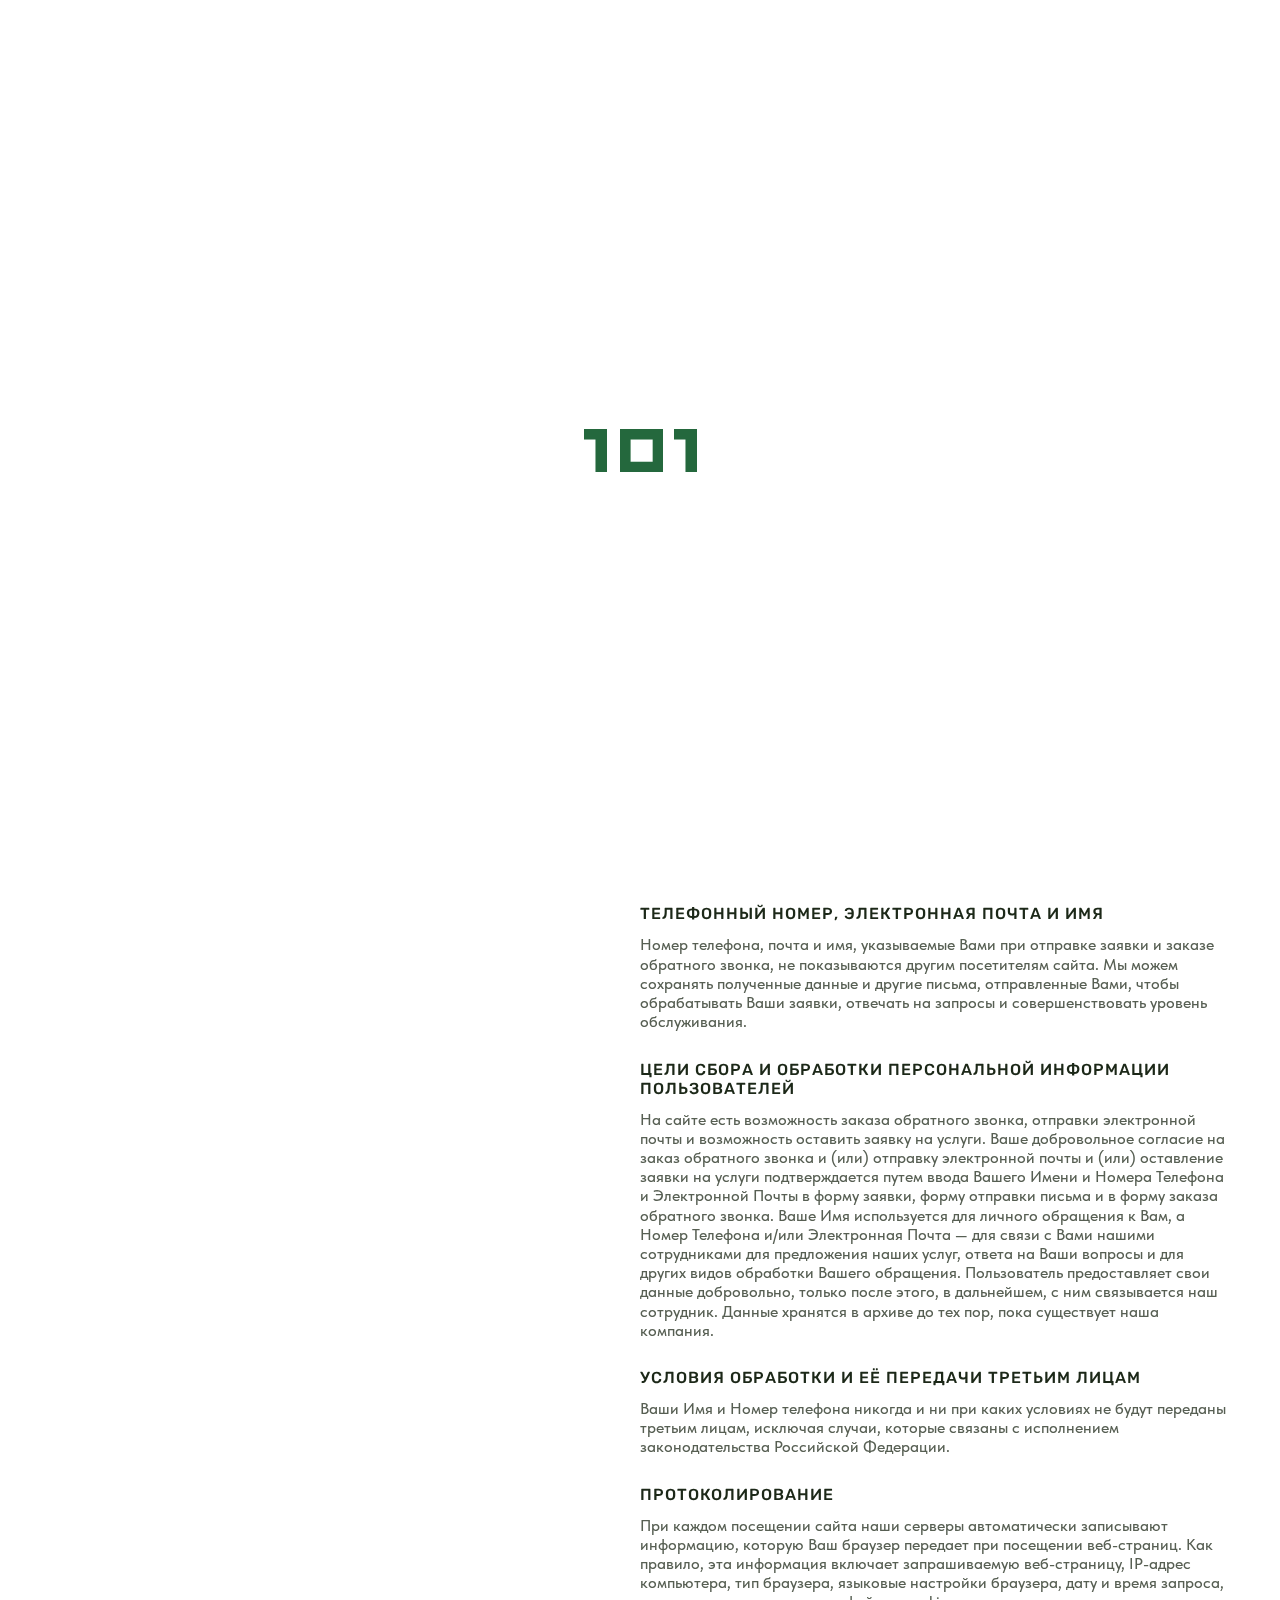
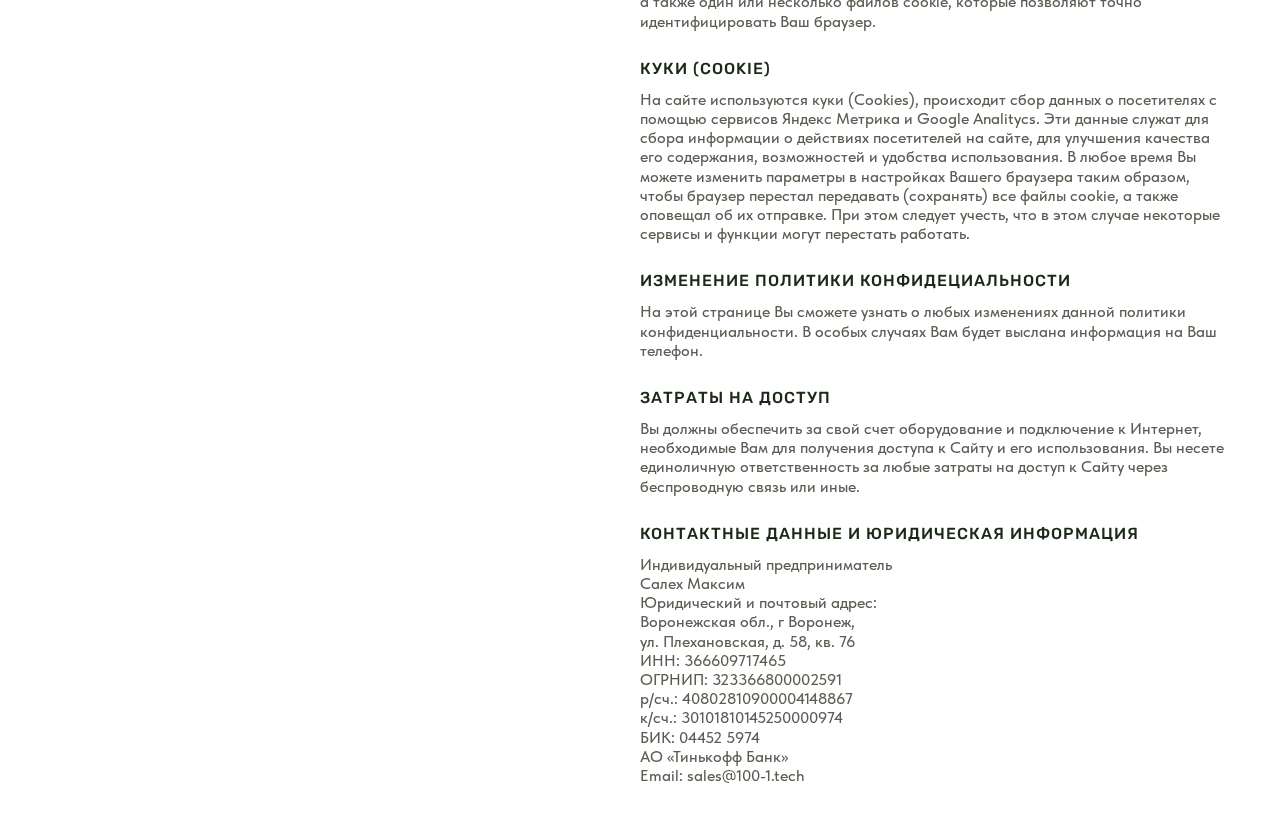
<file: src/pages/politics.html>
<!DOCTYPE html>
<html lang="ru">

<head>
    <meta charset="UTF-8">
    <!-- <meta name="viewport" content="width=device-width, initial-scale=1.0"> -->
    <meta name="viewport" content="width=device-width, user-scalable=no, initial-scale=1.0">
    <link rel="shortcut icon" href="../img/favicon.svg" type="image/x-icon">
    <link rel="stylesheet" href="../css/style.css">
    <link rel="stylesheet" href="../css/button.css">
    <link rel="stylesheet" href="../css/media1920.css">
    <link rel="stylesheet" href="../css/media.css">
    <title>101</title>
</head>

<body class="body body-height">
    <header>
        <div class="header-nav">
            <div class="logo link-element">
                <a href="../../index.html">
                    <svg xmlns="http://www.w3.org/2000/svg" width="60" height="23" viewBox="0 0 60 23" fill="none">
                        <path d="M48 0H60V5.59459V23H54V5.63265H48V0Z" fill="#1C2818" />
                        <path d="M0 0H12V5.59459V23H6V5.63265H0V0Z" fill="#1C2818" />
                        <path fill-rule="evenodd" clip-rule="evenodd"
                            d="M42.1055 0H19.1055V23H42.1055V0ZM36.4691 5.63281H24.7344V17.3675H36.4691V5.63281Z"
                            fill="#1C2818" />
                    </svg>
                </a>
            </div>

            <nav>
                <div class="nav-item link-element">
                    <a href="../../index.html">о нас</a>
                </div>

                <div class="nav-item link-element">
                    <a href="contact.html">контакты</a>
                </div>
                <div class="nav-item link-element">
                    <a href="question.html">ответы на вопросы</a>
                </div>
            </nav>
        </div>

        <div class="phone-wrap link-element">
            <a class="phone" href="tel:+79925625678">
                +7 (992) 562-56-78
            </a>
            <div class="cube"></div>
        </div>
    </header>

    <div class="politics-bg-wrap"></div> <!-- фон -->

    <main>
        <div class="custom-cursor"></div> <!-- курсор -->
        <div class="preloader hide"> <!-- прелодер -->
            <div class="preloader-wrap">
                <svg xmlns="http://www.w3.org/2000/svg" width="113" height="43" viewBox="0 0 113 43" fill="none">
                    <path fill-rule="evenodd" clip-rule="evenodd"
                        d="M0 0H23V10.4595V43H11.5V10.5306H0V0ZM90 0H113V10.4595V43H101.5V10.5306H90V0ZM36 0H79V43H36V0ZM46.5859 10.6086H68.6863V32.709H46.5859V10.6086Z"
                        fill="#62B480" fill-opacity="0.14" />
                </svg>
                <div class="load-line">
                    <svg xmlns="http://www.w3.org/2000/svg" width="113" height="43" viewBox="0 0 113 43" fill="none">
                        <g clip-path="url(#clip0_794_17438)">
                            <path fill-rule="evenodd" clip-rule="evenodd"
                                d="M0 0H23V10.4595V43H11.5V10.5306H0V0ZM90 0H113V10.4595V43H101.5V10.5306H90V0ZM36 0H79V43H36V0ZM46.5859 10.6094H68.6863V32.7097H46.5859V10.6094Z"
                                fill="#24683D" />
                        </g>
                        <defs>
                            <clipPath id="clip0_794_17438">
                                <rect width="113" height="43" fill="white" />
                            </clipPath>
                        </defs>
                    </svg>
                </div>
            </div>
        </div>
        <div class="burgrer-menu"> <!-- мобильное меню -->
            <div class="burgrer-wrap">
                <div class="items-mobile-wrap">
                    <div class="burgrer-item">
                        <a href="../../index.html">
                            О НАС
                        </a>
                    </div>
    
                    <div class="burgrer-item">
                        <a href="../pages/contact.html">
                            КОНТАКТЫ
                        </a>
                    </div>
    
                    <div class="burgrer-item">
                        <a href="../pages/question.html">
                            ОТВЕТЫ НА ВОПРОСЫ
                        </a>
                    </div>
                </div>
                <div class="close-btn">
                    <div class="cross"></div>
                </div>
            </div>
        </div> 
        <div class="burgrer-menu-btn burgrer-menu-btn-active"> <!-- мобильная кнопка -->
            <svg xmlns="http://www.w3.org/2000/svg" width="24" height="24" viewBox="0 0 24 24" fill="none">
                <rect y="7" width="24" height="2" fill="#24683D"/>
                <rect x="8" y="15" width="16" height="2" fill="#24683D"/>
            </svg>
        </div> 
        <style>
            .items-mobile-wrap {
                padding: 13px 0 0 0;
            }
        </style>
        <section class="question politics">
            <svg class="screen-svg-bottom question-bottom-svg" xmlns="http://www.w3.org/2000/svg" width="489" height="278" viewBox="0 0 489 278" fill="none">
                <g clip-path="url(#clip0_794_16551)">
                <rect width="3" height="3" transform="matrix(-1 0 0 1 408 236)" fill="#D3E1E1"/>
                <rect width="561" height="1" transform="matrix(-1 0 0 1 324 197)" fill="#D3E1E1"/>
                <rect width="122" height="1" transform="matrix(-1 0 0 1 38 154)" fill="#D3E1E1"/>
                <rect width="643" height="1" transform="matrix(-1 0 0 1 406 237)" fill="#D3E1E1"/>
                <rect width="3" height="3" transform="matrix(-1 0 0 1 203 196)" fill="#D3E1E1"/>
                <rect width="3" height="3" transform="matrix(-1 0 0 1 203 236)" fill="#D3E1E1"/>
                <rect width="3" height="3" transform="matrix(-1 0 0 1 244 196)" fill="#D3E1E1"/>
                <rect width="3" height="3" transform="matrix(-1 0 0 1 244 236)" fill="#D3E1E1"/>
                <rect width="3" height="3" transform="matrix(-1 0 0 1 162 236)" fill="#D3E1E1"/>
                <rect width="3" height="3" transform="matrix(-1 0 0 1 121 196)" fill="#D3E1E1"/>
                <rect width="3" height="3" transform="matrix(-1 0 0 1 39 153)" fill="#D3E1E1"/>
                <rect width="3" height="3" transform="matrix(-1 0 0 1 80 236)" fill="#D3E1E1"/>
                <rect width="3" height="3" transform="matrix(-1 0 0 1 326 236)" fill="#D3E1E1"/>
                <rect width="3" height="3" transform="matrix(-1 0 0 1 39 196)" fill="#D3E1E1"/>
                <rect width="3" height="3" transform="matrix(-1 0 0 1 162 196)" fill="#D3E1E1"/>
                <rect width="3" height="3" transform="matrix(-1 0 0 1 121 236)" fill="#D3E1E1"/>
                <rect width="3" height="3" transform="matrix(-1 0 0 1 367 236)" fill="#D3E1E1"/>
                <rect width="3" height="3" transform="matrix(-1 0 0 1 80 196)" fill="#D3E1E1"/>
                <rect width="3" height="3" transform="matrix(-1 0 0 1 39 236)" fill="#D3E1E1"/>
                <rect width="1" height="149" transform="matrix(-1 0 0 1 120 129)" fill="#D3E1E1"/>
                <rect width="1" height="149" transform="matrix(-1 0 0 1 448 129)" fill="#D3E1E1"/>
                <rect width="1" height="238" transform="matrix(-1 0 0 1 38 40)" fill="#D3E1E1"/>
                <rect width="1" height="41" transform="matrix(-1 0 0 1 366 237)" fill="#D3E1E1"/>
                <rect width="1" height="183" transform="matrix(-1 0 0 1 202 95)" fill="#D3E1E1"/>
                <rect width="1" height="183" transform="matrix(-1 0 0 1 79 95)" fill="#D3E1E1"/>
                <rect width="1" height="74" transform="matrix(-1 0 0 1 407 204)" fill="#D3E1E1"/>
                <rect width="1" height="149" transform="matrix(-1 0 0 1 243 129)" fill="#D3E1E1"/>
                <rect width="1" height="149" transform="matrix(-1 0 0 1 325 129)" fill="#D3E1E1"/>
                <rect width="1" height="118" transform="matrix(-1 0 0 1 161 160)" fill="#D3E1E1"/>
                <rect width="1" height="118" transform="matrix(-1 0 0 1 489 160)" fill="#D3E1E1"/>
                <rect width="3" height="3" transform="matrix(-1 0 0 1 39 196)" fill="#80A28C"/>
                <rect width="3" height="3" transform="matrix(-1 0 0 1 162 236)" fill="#80A28C"/>
                <rect width="3" height="3" transform="matrix(-1 0 0 1 408 236)" fill="#80A28C"/>
                <rect x="-45" y="197" width="81" height="1" fill="url(#paint0_linear_794_16551)"/>
                <rect x="78" y="237" width="81" height="1" fill="url(#paint1_linear_794_16551)"/>
                <rect x="324" y="237" width="81" height="1" fill="url(#paint2_linear_794_16551)"/>
                </g>
                <defs>
                <linearGradient id="paint0_linear_794_16551" x1="36" y1="197.5" x2="-45.9759" y2="197.5" gradientUnits="userSpaceOnUse">
                <stop stop-color="#24683D" stop-opacity="0.54"/>
                <stop offset="1" stop-color="#D3E1E1" stop-opacity="0"/>
                </linearGradient>
                <linearGradient id="paint1_linear_794_16551" x1="159" y1="237.5" x2="77.0241" y2="237.5" gradientUnits="userSpaceOnUse">
                <stop stop-color="#24683D" stop-opacity="0.54"/>
                <stop offset="1" stop-color="#D3E1E1" stop-opacity="0"/>
                </linearGradient>
                <linearGradient id="paint2_linear_794_16551" x1="405" y1="237.5" x2="323.024" y2="237.5" gradientUnits="userSpaceOnUse">
                <stop stop-color="#24683D" stop-opacity="0.54"/>
                <stop offset="1" stop-color="#D3E1E1" stop-opacity="0"/>
                </linearGradient>
                <clipPath id="clip0_794_16551">
                <rect width="489" height="278" fill="white"/>
                </clipPath>
                </defs>
            </svg>

            <div class="screen-wrap politics-wrap">
                <h1 class="screen-title">
                    СОГЛАСИЕ НА ОБРАБОТКУ ПЕРСОНАЛЬНЫХ 
                    ДАННЫХ И ПОЛИТИКА КОНФИДЕЦИАЛЬНОСТИ
                </h1>
            </div>
        </section>

        <div class="question-text-wrap politics-text-wrap">
            <h2>МЫ ПРИЗНАЕМ ВАЖНОСТЬ КОНФИДЕЦИАЛЬНОСТИ ИНФОРМАЦИИ</h2>
            <p>
                В этом документе описывается, какую личную информацию мы получаем 
                и собираем, когда Вы пользуетесь сайтом. Мы надеемся, что эти 
                сведения помогут Вам принимать осознанные решения в отношении 
                предоставляемой нам личной информации.
            </p>

            <h2>Я ДАЮ СОГЛАСИЕ</h2>
            <p>
                Индивидуальному предпринимателю САЛЕХ МАКСИМ, расположенному по адресу: Россия, 394030, Воронежская область, г Воронеж, ул. Плехановская, д. 58, кв. 76 (далее – Оператор), на обработку данных (далее – Согласие) со следующими условиями:
                1) Цели обработки персональных данных: заказ обратного звонка, возможность оставить заявку на услуги, отправка электронной почты субъекту персональных данных, заключение с субъектом персональных данных договора на оказание услуг и их дальнейшего исполнения, формирование статистической отчетности, предоставление субъекту персональных данных информации об оказываемых услугах, о текущих маркетинговых акциях и новых услугах.
                2) Согласие дается на обработку следующих персональных данных: имя, номер контактного телефона, адрес электронной почты;
                3) Оператор осуществляет обработку персональных данных как с использованием средств автоматизации, так и без использования средств автоматизации. В ходе обработки моих персональных данных Оператором могут быть совершены следующие действия: сбор, запись, систематизация, накопление, хранение, уточнение (обновление, изменение), извлечение, использование;
                4) Персональные данные обрабатываются до момента отзыва Согласия;
                5) Согласие может быть отозвано субъектом персональных данных или его представителем путем направления письменного заявления Оператору или его представителю по адресу электронной почты privacy@100-1.tech.
            </p>

            <h2>ОБЩЕДОСТУПНАЯ ИНФОРМАЦИЯ И ИДЕНТИФИКАЦИЯ ПОСЕТИТЕЛЕЙ</h2>
            <p>
                На нашем сайте не предусмотрена система регистрации, поэтому 
                если Вы просто просматриваете наш сайт, информация о 
                Вас не публикуется нигде на сайте.
            </p>

            <h2>ТЕЛЕФОННЫЙ НОМЕР, ЭЛЕКТРОННАЯ ПОЧТА И ИМЯ</h2>
            <p>
                Номер телефона, почта и имя, указываемые Вами при отправке заявки 
                и заказе обратного звонка, не показываются другим посетителям сайта. 
                Мы можем сохранять полученные данные и другие письма, отправленные 
                Вами, чтобы обрабатывать Ваши заявки, отвечать на запросы и 
                совершенствовать уровень обслуживания.
            </p>

            <h2>ЦЕЛИ СБОРА И ОБРАБОТКИ ПЕРСОНАЛЬНОЙ ИНФОРМАЦИИ ПОЛЬЗОВАТЕЛЕЙ</h2>
            <p>
                На сайте есть возможность заказа обратного звонка, отправки электронной 
                почты и возможность оставить заявку на услуги. Ваше добровольное согласие 
                на заказ обратного звонка и (или) отправку электронной почты и (или) 
                оставление заявки на услуги подтверждается путем ввода Вашего Имени и 
                Номера Телефона и Электронной Почты в форму заявки, форму отправки 
                письма и в форму заказа обратного звонка. Ваше Имя используется 
                для личного обращения к Вам, а Номер Телефона и/или Электронная 
                Почта — для связи с Вами нашими сотрудниками для предложения наших 
                услуг, ответа на Ваши вопросы и для других видов обработки Вашего 
                обращения. Пользователь предоставляет свои данные добровольно, только 
                после этого, в дальнейшем, с ним связывается наш сотрудник. Данные 
                хранятся в архиве до тех пор, пока существует наша компания.
            </p>

            <h2>УСЛОВИЯ ОБРАБОТКИ И ЕЁ ПЕРЕДАЧИ ТРЕТЬИМ ЛИЦАМ</h2>
            <p>
                Ваши Имя и Номер телефона никогда и ни при каких условиях 
                не будут переданы третьим лицам, исключая случаи, которые 
                связаны с исполнением законодательства Российской Федерации.
            </p>

            <h2>ПРОТОКОЛИРОВАНИЕ</h2>
            <p>
                При каждом посещении сайта наши серверы автоматически записывают 
                информацию, которую Ваш браузер передает при посещении веб-страниц. 
                Как правило, эта информация включает запрашиваемую веб-страницу, 
                IP-адрес компьютера, тип браузера, языковые настройки браузера, 
                дату и время запроса, а также один или несколько файлов cookie, 
                которые позволяют точно идентифицировать Ваш браузер.
            </p>

            <h2>КУКИ (COOKIE)</h2>
            <p>
                На сайте используются куки (Cookies), происходит сбор данных о 
                посетителях с помощью сервисов Яндекс Метрика и Google Analitycs. 
                Эти данные служат для сбора информации о действиях посетителей на 
                сайте, для улучшения качества его содержания, возможностей и 
                удобства использования. В любое время Вы можете изменить параметры 
                в настройках Вашего браузера таким образом, чтобы браузер перестал
                передавать (сохранять) все файлы cookie, а также оповещал об их
                отправке. При этом следует учесть, что в этом случае некоторые 
                сервисы и функции могут перестать работать.
            </p>

            <h2>ИЗМЕНЕНИЕ ПОЛИТИКИ КОНФИДЕЦИАЛЬНОСТИ</h2>
            <p>
                На этой странице Вы сможете узнать о любых изменениях данной политики 
                конфиденциальности. В особых случаях Вам будет выслана информация на Ваш телефон.
            </p>

            <h2>ЗАТРАТЫ НА ДОСТУП</h2>
            <p>
                Вы должны обеспечить за свой счет оборудование и подключение 
                к Интернет, необходимые Вам для получения доступа к Сайту и 
                его использования. Вы несете единоличную ответственность 
                за любые затраты на доступ к Сайту через беспроводную связь 
                или иные.
            </p>

            <h2>КОНТАКТНЫЕ ДАННЫЕ И ЮРИДИЧЕСКАЯ ИНФОРМАЦИЯ</h2>
            <p style="margin-bottom: 40px;">
                Индивидуальный предприниматель <br> Салех Максим <br>
                Юридический и почтовый адрес: <br>
                Воронежская обл., г Воронеж, <br>
                ул. Плехановская, д. 58, кв. 76 <br>
                ИНН: <span>366</span><span>6097</span><span>174</span>65 <br>
                ОГРНИП: <span>323<span>36680</span>0002591</span> <br>
                р/cч.: 408<span>02810</span><span><span>900004</span>148867</span> <br>
                к/сч.: <span>301<span>01810</span><span>145</span><span>250</span>000974</span> <br>
                БИК: <span>04452 <span>5974</span></span> <br>
                АО «Тинькофф Банк» <br>
                Email: sales@100-1.tech <br>
            </p>
        </div>
    </main>

    <!-- <footer>
        <div class="links-wrap">
            <div class="contact-item">
                <a href="" class="link-element">
                    <div class="bg-square">
                        <svg width="20" height="20" viewBox="0 0 20 20" fill="none" xmlns="http://www.w3.org/2000/svg">
                            <path
                                d="M9.6401 13.3824C9.02888 13.9616 8.43638 14.5246 7.84121 15.0857C7.31826 15.5786 6.81672 15.4555 6.586 14.7781C6.17406 13.5704 5.76012 12.3626 5.35821 11.1516C5.29334 10.957 5.19772 10.854 4.99576 10.8005C3.885 10.5062 2.77758 10.1979 1.66882 9.89567C1.32041 9.80071 1.1646 9.65293 1.15657 9.40148C1.14855 9.15472 1.28965 9.00225 1.63806 8.87653C6.41614 7.1512 11.1936 5.4232 15.975 3.70523C16.1769 3.63234 16.4197 3.5989 16.6283 3.63434C17.0209 3.70122 17.2362 4.07704 17.1479 4.46825C16.3221 8.13156 15.4962 11.7949 14.6663 15.4568C14.5319 16.05 13.9146 16.2774 13.3877 15.925C12.5003 15.3311 11.6209 14.7259 10.7375 14.1254C10.3797 13.8833 10.0206 13.6406 9.6401 13.3824ZM7.03138 14.1234C7.05211 14.1194 7.07284 14.116 7.09424 14.112C7.11229 14.0358 7.13704 13.9602 7.1464 13.8833C7.21929 13.2788 7.29686 12.6743 7.35705 12.0677C7.37778 11.8617 7.45201 11.7126 7.61384 11.5809C9.57189 9.98395 11.5266 8.38167 13.4813 6.78072C13.7394 6.5694 14.0029 6.3641 14.2503 6.14075C14.3065 6.08992 14.3072 5.97691 14.3333 5.89265C14.2436 5.88262 14.154 5.86724 14.0638 5.86456C14.0357 5.86389 14.0062 5.89465 13.9768 5.91137C11.3688 7.40866 8.76072 8.90528 6.15267 10.4032C5.88584 10.5564 5.84639 10.6607 5.94536 10.9583C6.27371 11.9467 6.60272 12.9351 6.93441 13.9228C6.95782 13.993 6.99861 14.0572 7.03138 14.1234Z"
                                fill="#24683D" />
                        </svg>
                    </div>
                    <p>TELEGRAM</p>
                </a>
            </div>

            <div class="contact-item">
                <a href="" class="link-element">
                    <div class="bg-square">
                        <svg xmlns="http://www.w3.org/2000/svg" width="20" height="20" viewBox="0 0 20 20" fill="none">
                            <path
                                d="M18.1839 9.96318C18.1393 14.0561 15.0422 17.5103 10.9531 17.9932C9.41896 18.1744 7.95148 17.9378 6.54378 17.3052C6.43042 17.2546 6.27859 17.2347 6.15905 17.2621C4.8915 17.5521 3.62738 17.855 2.36189 18.1546C1.95449 18.251 1.7848 18.093 1.86861 17.6854C2.12968 16.4175 2.39968 15.151 2.6525 13.8811C2.68136 13.7347 2.66624 13.5528 2.60372 13.4194C0.326255 8.57493 3.23166 2.93029 8.51003 1.95577C12.8939 1.14607 17.117 3.99575 17.9902 8.36703C18.094 8.89088 18.1207 9.43045 18.1839 9.96318ZM4.04234 15.9416C4.82074 15.7596 5.54692 15.5983 6.2676 15.415C6.48332 15.3603 6.66126 15.3822 6.85363 15.484C8.05522 16.1235 9.32827 16.397 10.6941 16.2534C14.2219 15.8821 16.7907 12.6378 16.3235 9.12613C15.8467 5.54471 12.5476 3.08074 8.97789 3.64014C4.82074 4.29118 2.39487 8.71854 4.16463 12.5161C4.47723 13.1863 4.54455 13.7751 4.3515 14.4548C4.21753 14.9274 4.14883 15.417 4.04234 15.9416Z"
                                fill="#24683D" />
                            <path
                                d="M12.2103 13.8916C11.0341 13.8615 10.0963 13.4437 9.24028 12.8344C8.04486 11.9836 6.98617 10.9948 6.29777 9.67559C5.95633 9.02045 5.76259 8.31948 5.91716 7.57749C6.05388 6.92371 6.49701 6.46483 7.02258 6.09281C7.27884 5.91159 7.6567 6.01964 7.79685 6.30618C8.05448 6.83412 8.29975 7.37096 8.50654 7.91942C8.56219 8.06577 8.48937 8.28256 8.42341 8.446C8.36502 8.59098 8.23379 8.70655 8.13624 8.8358C7.91364 9.13124 7.87586 9.37401 8.12731 9.64687C8.63433 10.1981 9.16814 10.7281 9.72119 11.2341C9.98844 11.479 10.3148 11.667 10.6315 11.8503C10.9544 12.0363 11.212 12.0144 11.4353 11.7279C11.8297 11.2211 12.2824 11.1418 12.8567 11.3771C13.1872 11.5125 13.5465 11.5761 13.89 11.68C14.351 11.8195 14.509 12.2251 14.2452 12.6203C13.8852 13.1599 13.4812 13.6591 12.8004 13.8109C12.5758 13.8609 12.3435 13.8745 12.2103 13.8916Z"
                                fill="#24683D" />
                        </svg>
                    </div>
                    <p>WHATSAPP</p>
                </a>
            </div>

            <div class="contact-item">
                <a href="mailto:sales@100-1.tech" class="link-element">
                    <div class="bg-square">
                        <svg xmlns="http://www.w3.org/2000/svg" width="20" height="20" viewBox="0 0 20 20" fill="none">
                            <path
                                d="M9.99863 17C8.11971 17 6.22986 17 4.35093 17C2.74511 17 1.45608 15.9882 1.09558 14.4485C1.03004 14.1846 1.00819 13.8987 1.00819 13.6237C0.997269 11.2042 0.997269 8.78476 1.00819 6.36528C1.00819 4.63865 2.14429 3.29694 3.83751 3.03299C4.00137 3.011 4.17615 3 4.35093 3C8.11971 3 11.8885 3 15.6573 3C17.3396 3 18.6504 4.09976 18.9563 5.74941C18.9891 5.94737 19 6.15632 19 6.36528C19 8.78476 19 11.2042 19 13.6237C19 15.3504 17.8639 16.6921 16.1707 16.956C15.985 16.989 15.7883 16.989 15.6026 16.989C13.7237 17 11.8557 17 9.99863 17ZM2.63587 6.53024C2.63587 6.61823 2.63587 6.67321 2.63587 6.7282C2.63587 9.02671 2.63587 11.3362 2.63587 13.6347C2.63587 14.6465 3.335 15.3614 4.34001 15.3614C8.10878 15.3614 11.8776 15.3614 15.6463 15.3614C16.6513 15.3614 17.3505 14.6465 17.3505 13.6347C17.3505 11.3362 17.3505 9.02671 17.3505 6.7282C17.3505 6.67321 17.3505 6.61822 17.3396 6.54124C17.2522 6.60723 17.1866 6.66222 17.1211 6.70621C15.5808 7.90495 14.0514 9.11469 12.5112 10.3134C10.9927 11.4902 8.97178 11.4792 7.45335 10.3024C5.91306 9.09269 4.37278 7.88295 2.82157 6.68421C2.77788 6.62922 2.72326 6.59623 2.63587 6.53024ZM16.6732 4.96858C16.3345 4.72663 15.9741 4.64965 15.5917 4.64965C11.8666 4.64965 8.13063 4.64965 4.40555 4.64965C4.27447 4.64965 4.13245 4.66064 4.00137 4.68264C3.76104 4.72663 3.53163 4.80361 3.32408 4.96858C3.3787 5.01257 3.42239 5.04556 3.45517 5.07855C5.09376 6.36528 6.74329 7.652 8.38188 8.93873C9.41966 9.75255 10.5776 9.74156 11.6154 8.92773C12.3473 8.35585 13.0792 7.78398 13.8111 7.2121C14.7615 6.47526 15.701 5.72742 16.6732 4.96858Z"
                                fill="#24683D" />
                        </svg>
                    </div>
                    <p>sales@100-1.tech</p>
                </a>
            </div>

            <div class="contact-item" style="border: none;">
                <a href="tel:+79925625678" class="link-element">
                    <div class="bg-square">
                        <svg xmlns="http://www.w3.org/2000/svg" width="20" height="20" viewBox="0 0 20 20" fill="none">
                            <path
                                d="M13.4421 17C11.507 16.9466 9.96419 16.205 8.55585 15.1235C6.58915 13.6135 4.84738 11.8583 3.71483 9.51691C3.15308 8.35409 2.83433 7.10994 3.08865 5.79296C3.31358 4.63257 4.04261 3.81811 4.90728 3.1578C5.32888 2.83614 5.95054 3.02792 6.18112 3.5365C6.60498 4.47356 7.00849 5.42639 7.34871 6.39986C7.44026 6.65962 7.32045 7.04439 7.21194 7.33449C7.11587 7.59182 6.89998 7.79695 6.73948 8.02636C6.37327 8.55072 6.3111 8.98162 6.72479 9.46593C7.55894 10.4443 8.43717 11.3849 9.34706 12.2832C9.78674 12.7177 10.3236 13.0515 10.8447 13.3768C11.3759 13.707 11.7998 13.6681 12.1671 13.1595C12.8159 12.2601 13.5608 12.1193 14.5057 12.5368C15.0494 12.7772 15.6405 12.8901 16.2056 13.0746C16.9641 13.3222 17.224 14.042 16.79 14.7435C16.1977 15.7012 15.5331 16.5873 14.413 16.8568C14.0434 16.9454 13.6614 16.9697 13.4421 17Z"
                                fill="#24683D" />
                        </svg>
                    </div>
                    <p>+7 (992) 562-56-78</p>
                </a>
            </div>
        </div>

        <span class="footer-wrap">
            <div class="footer-left">
                <svg xmlns="http://www.w3.org/2000/svg" width="102" height="39" viewBox="0 0 102 39" fill="none">
                    <path d="M82 0H102V9.48649V39H92V9.55102H82V0Z" fill="#1C2818" />
                    <path d="M0 0H20V9.48649V39H10V9.55102H0V0Z" fill="#1C2818" />
                    <path fill-rule="evenodd" clip-rule="evenodd"
                        d="M71.5805 0H32.4805V39H71.5805V0ZM62.0037 9.55078H42.0547V29.4487H62.0037V9.55078Z"
                        fill="#1C2818" />
                </svg>

                <p class="footer-text">КОМПАНИЯ “101”</p>

                <address>г. Москва, Пресненская набережная, д. 12</address>
            </div>

            <div class="footer-right">
                <ul>
                    <li class="footer-link link-element">
                        <a href="">О НАС</a>
                    </li>

                    <li class="footer-link link-element">
                        <a href="">КОНТАКТЫ</a>
                    </li>

                    <li class="footer-link link-element">
                        <a href="">ОТВЕТЫ НА ВОПРОСЫ</a>
                    </li>

                    <li class="footer-link link-element">
                        <a href="">ПОЛИТИКА КОНФИДЕЦИАЛЬНОСТИ</a>
                    </li>
                </ul>
            </div>
        </span>
    </footer> -->

    <script src="../js/script.js"></script>
    <script>
        document.querySelectorAll('button').forEach(button => button.innerHTML = '<div><span>' + button.textContent.trim().split('').join('</span><span>') + '</span></div>');
    </script>
</body>

</html>
</file>
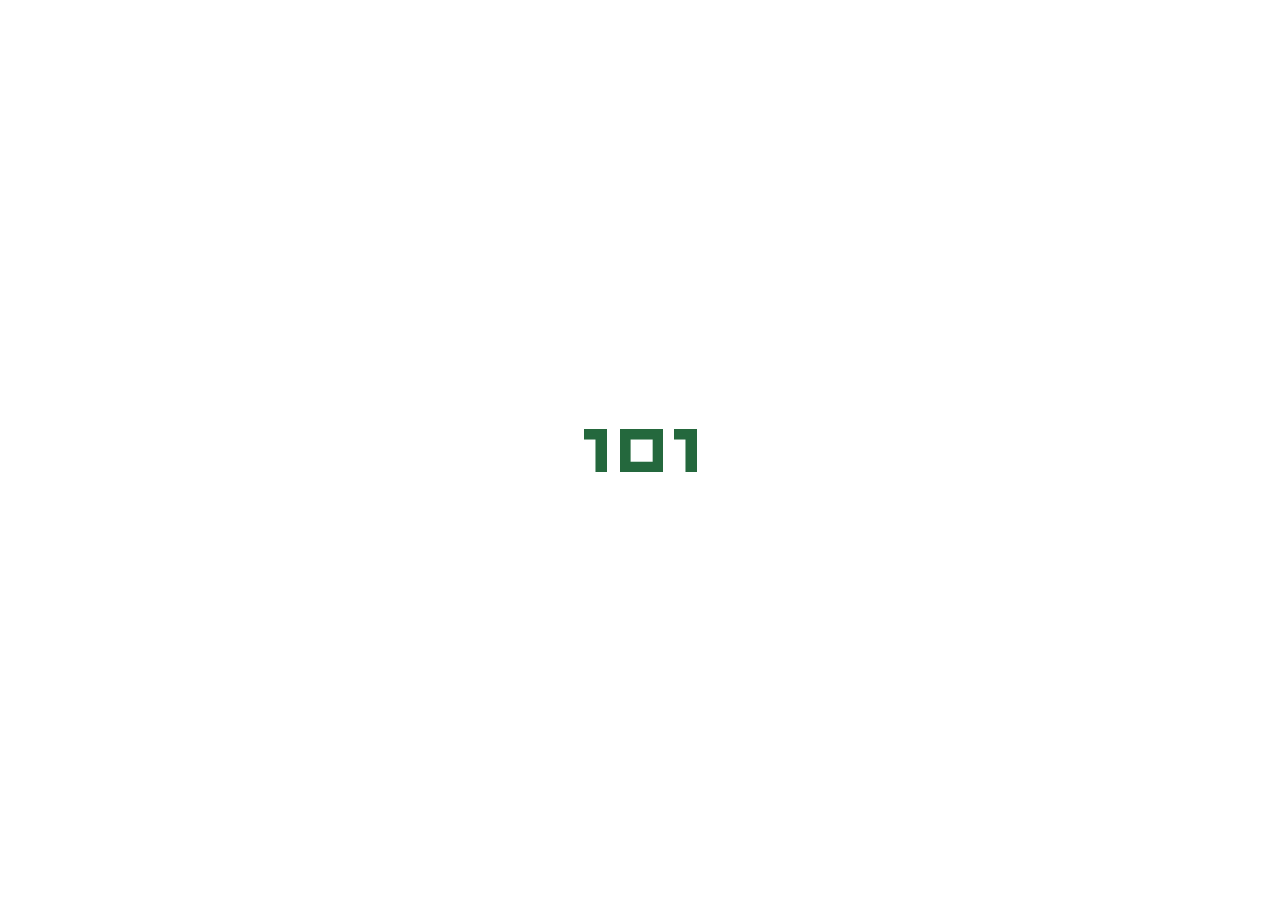
<file: src/pages/question.html>
<!DOCTYPE html>
<html lang="ru">

<head>
    <meta charset="UTF-8">
    <!-- <meta name="viewport" content="width=device-width, initial-scale=1.0"> -->
    <meta name="viewport" content="width=device-width, user-scalable=no, initial-scale=1.0">
    <link rel="shortcut icon" href="../img/favicon.svg" type="image/x-icon">
    <link rel="stylesheet" href="../css/style.css">
    <link rel="stylesheet" href="../css/button.css">
    <link rel="stylesheet" href="../css/media1920.css">
    <link rel="stylesheet" href="../css/media.css">
    <title>101</title>
</head>

<body class="body body-height">
    <header>
        <div class="header-nav">
            <div class="logo link-element">
                <a href="../../index.html">
                    <svg xmlns="http://www.w3.org/2000/svg" width="60" height="23" viewBox="0 0 60 23" fill="none">
                        <path d="M48 0H60V5.59459V23H54V5.63265H48V0Z" fill="#1C2818" />
                        <path d="M0 0H12V5.59459V23H6V5.63265H0V0Z" fill="#1C2818" />
                        <path fill-rule="evenodd" clip-rule="evenodd"
                            d="M42.1055 0H19.1055V23H42.1055V0ZM36.4691 5.63281H24.7344V17.3675H36.4691V5.63281Z"
                            fill="#1C2818" />
                    </svg>
                </a>
            </div>

            <nav>
                <div class="nav-item link-element">
                    <a href="../../index.html">о нас</a>
                </div>

                <div class="nav-item link-element">
                    <a href="contact.html">контакты</a>
                </div>
                <div class="nav-item nav-item-active link-element">
                    <a href="question.html">ответы на вопросы</a>
                </div>
            </nav>
        </div>

        <div class="phone-wrap link-element">
            <a class="phone" href="tel:+79925625678">
                +7 (992) 562-56-78
            </a>
            <div class="cube"></div>
        </div>
    </header>

    <style>
        button div span:nth-child(8) {
            margin: 0 0 0 5px;
        }

        .burgrer-wrap {
            bottom: 124px;
        }
    </style>

    <main>
        <div class="politics-bg-wrap"></div> <!-- фон -->
        <div class="custom-cursor"></div> <!-- курсор -->
        <div class="preloader hide"> <!-- прелодер -->
            <div class="preloader-wrap">
                <svg xmlns="http://www.w3.org/2000/svg" width="113" height="43" viewBox="0 0 113 43" fill="none">
                    <path fill-rule="evenodd" clip-rule="evenodd"
                        d="M0 0H23V10.4595V43H11.5V10.5306H0V0ZM90 0H113V10.4595V43H101.5V10.5306H90V0ZM36 0H79V43H36V0ZM46.5859 10.6086H68.6863V32.709H46.5859V10.6086Z"
                        fill="#62B480" fill-opacity="0.14" />
                </svg>
                <div class="load-line">
                    <svg xmlns="http://www.w3.org/2000/svg" width="113" height="43" viewBox="0 0 113 43" fill="none">
                        <g clip-path="url(#clip0_794_17438)">
                            <path fill-rule="evenodd" clip-rule="evenodd"
                                d="M0 0H23V10.4595V43H11.5V10.5306H0V0ZM90 0H113V10.4595V43H101.5V10.5306H90V0ZM36 0H79V43H36V0ZM46.5859 10.6094H68.6863V32.7097H46.5859V10.6094Z"
                                fill="#24683D" />
                        </g>
                        <defs>
                            <clipPath id="clip0_794_17438">
                                <rect width="113" height="43" fill="white" />
                            </clipPath>
                        </defs>
                    </svg>
                </div>
            </div>
        </div>
        <div class="burgrer-menu"> <!-- мобильное меню -->
            <div class="burgrer-wrap">
                <div class="items-mobile-wrap">
                    <div class="burgrer-item">
                        <a href="../../index.html">
                            О НАС
                        </a>
                    </div>
    
                    <div class="burgrer-item">
                        <a href="../pages/contact.html">
                            КОНТАКТЫ
                        </a>
                    </div>
    
                    <div class="burgrer-item burgrer-item-active">
                        <a href="../pages/question.html">
                            ОТВЕТЫ НА ВОПРОСЫ
                        </a>
                    </div>
                </div>
                <div class="close-btn">
                    <div class="cross"></div>
                </div>
            </div>
        </div> 
        <div class="burgrer-menu-btn burgrer-menu-btn-active"> <!-- мобильная кнопка -->
            <svg xmlns="http://www.w3.org/2000/svg" width="24" height="24" viewBox="0 0 24 24" fill="none">
                <rect y="7" width="24" height="2" fill="#24683D"/>
                <rect x="8" y="15" width="16" height="2" fill="#24683D"/>
            </svg>
        </div> 
        <style>
            .burgrer-menu-btn {
                bottom: 124px;
            }

            .logo {
                width: 145px
            }
        </style>

        <section class="question">
            <svg class="screen-svg-top question-svg" xmlns="http://www.w3.org/2000/svg" width="471" height="145"
                viewBox="0 0 471 145" fill="none">
                <g clip-path="url(#clip0_794_16976)">
                    <rect width="497" height="1" transform="matrix(1 0 0 -1 -26 81)" fill="#D3E1E1" />
                    <rect width="122" height="1" transform="matrix(1 0 0 -1 185 124)" fill="#D3E1E1" />
                    <rect width="614" height="1" transform="matrix(1 0 0 -1 -183 41)" fill="#D3E1E1" />
                    <rect width="3" height="3" transform="matrix(1 0 0 -1 20 82)" fill="#D3E1E1" />
                    <rect width="3" height="3" transform="matrix(1 0 0 -1 20 42)" fill="#D3E1E1" />
                    <rect width="3" height="3" transform="matrix(1 0 0 -1 61 42)" fill="#D3E1E1" />
                    <rect width="3" height="3" transform="matrix(1 0 0 -1 266 82)" fill="#D3E1E1" />
                    <rect width="3" height="3" transform="matrix(1 0 0 -1 102 82)" fill="#D3E1E1" />
                    <rect width="3" height="3" transform="matrix(1 0 0 -1 266 42)" fill="#D3E1E1" />
                    <rect width="3" height="3" transform="matrix(1 0 0 -1 184 125)" fill="#D3E1E1" />
                    <rect width="3" height="3" transform="matrix(1 0 0 -1 143 42)" fill="#D3E1E1" />
                    <rect width="3" height="3" transform="matrix(1 0 0 -1 348 82)" fill="#D3E1E1" />
                    <rect width="3" height="3" transform="matrix(1 0 0 -1 184 82)" fill="#D3E1E1" />
                    <rect width="3" height="3" transform="matrix(1 0 0 -1 348 42)" fill="#D3E1E1" />
                    <rect width="3" height="3" transform="matrix(1 0 0 -1 266 125)" fill="#D3E1E1" />
                    <rect width="3" height="3" transform="matrix(1 0 0 -1 61 82)" fill="#D3E1E1" />
                    <rect width="3" height="3" transform="matrix(1 0 0 -1 102 42)" fill="#D3E1E1" />
                    <rect width="3" height="3" transform="matrix(1 0 0 -1 307 82)" fill="#D3E1E1" />
                    <rect width="3" height="3" transform="matrix(1 0 0 -1 143 82)" fill="#D3E1E1" />
                    <rect width="3" height="3" transform="matrix(1 0 0 -1 307 42)" fill="#D3E1E1" />
                    <rect width="3" height="3" transform="matrix(1 0 0 -1 225 125)" fill="#D3E1E1" />
                    <rect width="3" height="3" transform="matrix(1 0 0 -1 184 42)" fill="#D3E1E1" />
                    <rect width="3" height="3" transform="matrix(1 0 0 -1 389 82)" fill="#D3E1E1" />
                    <rect width="3" height="3" transform="matrix(1 0 0 -1 225 82)" fill="#D3E1E1" />
                    <rect width="3" height="3" transform="matrix(1 0 0 -1 389 42)" fill="#D3E1E1" />
                    <rect width="3" height="3" transform="matrix(1 0 0 -1 307 125)" fill="#D3E1E1" />
                    <rect width="1" height="149" transform="matrix(1 0 0 -1 103 149)" fill="#D3E1E1" />
                    <rect width="1" height="198" transform="matrix(1 0 0 -1 267 198)" fill="#D3E1E1" />
                    <rect width="1" height="238" transform="matrix(1 0 0 -1 185 238)" fill="#D3E1E1" />
                    <rect width="1" height="183" transform="matrix(1 0 0 -1 21 183)" fill="#D3E1E1" />
                    <rect width="1" height="183" transform="matrix(1 0 0 -1 144 183)" fill="#D3E1E1" />
                    <rect width="1" height="278" transform="matrix(1 0 0 -1 308 278)" fill="#D3E1E1" />
                    <rect width="1" height="164" transform="matrix(1 0 0 -1 349 164)" fill="#D3E1E1" />
                    <rect width="1" height="156" transform="matrix(1 0 0 -1 390 156)" fill="#D3E1E1" />
                    <rect width="1" height="278" transform="matrix(1 0 0 -1 226 278)" fill="#D3E1E1" />
                    <rect width="1" height="118" transform="matrix(1 0 0 -1 62 118)" fill="#D3E1E1" />
                    <rect width="3" height="3" transform="matrix(1 0 0 -1 184 82)" fill="#80A28C" />
                    <rect width="3" height="3" transform="matrix(1 0 0 -1 61 42)" fill="#80A28C" />
                    <rect x="268" y="81" width="81" height="1" transform="rotate(-180 268 81)"
                        fill="url(#paint0_linear_794_16976)" />
                    <rect x="145" y="41" width="81" height="1" transform="rotate(-180 145 41)"
                        fill="url(#paint1_linear_794_16976)" />
                </g>
                <defs>
                    <linearGradient id="paint0_linear_794_16976" x1="349" y1="81.5001" x2="267.024" y2="81.4999"
                        gradientUnits="userSpaceOnUse">
                        <stop stop-color="#24683D" stop-opacity="0.54" />
                        <stop offset="1" stop-color="#D3E1E1" stop-opacity="0" />
                    </linearGradient>
                    <linearGradient id="paint1_linear_794_16976" x1="226" y1="41.5001" x2="144.024" y2="41.4999"
                        gradientUnits="userSpaceOnUse">
                        <stop stop-color="#24683D" stop-opacity="0.54" />
                        <stop offset="1" stop-color="#D3E1E1" stop-opacity="0" />
                    </linearGradient>
                    <clipPath id="clip0_794_16976">
                        <rect width="471" height="145" fill="white" transform="matrix(1 0 0 -1 0 145)" />
                    </clipPath>
                </defs>
            </svg>

            <svg class="screen-svg-bottom question-bottom-svg" xmlns="http://www.w3.org/2000/svg" width="513"
                height="177" viewBox="0 0 513 177" fill="none">
                <g clip-path="url(#clip0_794_16904)">
                    <g clip-path="url(#clip1_794_16904)">
                        <rect width="486" height="1" transform="matrix(-1 0 0 1 232 157)" fill="#D3E1E1" />
                        <rect width="122" height="1" transform="matrix(-1 0 0 1 21 114)" fill="#D3E1E1" />
                        <rect width="410" height="1" transform="matrix(-1 0 0 1 430 114)" fill="#D3E1E1" />
                        <rect width="3" height="3" transform="matrix(-1 0 0 1 186 156)" fill="#D3E1E1" />
                        <rect width="3" height="3" transform="matrix(-1 0 0 1 227 156)" fill="#D3E1E1" />
                        <rect width="3" height="3" transform="matrix(-1 0 0 1 227 113)" fill="#D3E1E1" />
                        <rect width="3" height="3" transform="matrix(-1 0 0 1 186 113)" fill="#D3E1E1" />
                        <rect width="3" height="3" transform="matrix(-1 0 0 1 309 120)" fill="#D3E1E1" />
                        <rect width="3" height="3" transform="matrix(-1 0 0 1 104 156)" fill="#D3E1E1" />
                        <rect width="3" height="3" transform="matrix(-1 0 0 1 22 113)" fill="#D3E1E1" />
                        <rect width="3" height="3" transform="matrix(-1 0 0 1 63 113)" fill="#D3E1E1" />
                        <rect width="3" height="3" transform="matrix(-1 0 0 1 104 113)" fill="#D3E1E1" />
                        <rect width="3" height="3" transform="matrix(-1 0 0 1 22 156)" fill="#D3E1E1" />
                        <rect width="3" height="3" transform="matrix(-1 0 0 1 145 156)" fill="#D3E1E1" />
                        <rect width="3" height="3" transform="matrix(-1 0 0 1 63 156)" fill="#D3E1E1" />
                        <rect width="1" height="159" transform="matrix(-1 0 0 1 103 79)" fill="#D3E1E1" />
                        <rect width="1" height="149" transform="matrix(-1 0 0 1 431 89)" fill="#D3E1E1" />
                        <rect width="1" height="238" transform="matrix(-1 0 0 1 21 0)" fill="#D3E1E1" />
                        <rect width="1" height="183" transform="matrix(-1 0 0 1 185 55)" fill="#D3E1E1" />
                        <rect width="1" height="183" transform="matrix(-1 0 0 1 62 55)" fill="#D3E1E1" />
                        <rect width="1" height="81" transform="matrix(-1 0 0 1 390 157)" fill="#D3E1E1" />
                        <rect width="1" height="149" transform="matrix(-1 0 0 1 226 89)" fill="#D3E1E1" />
                        <rect width="1" height="149" transform="matrix(-1 0 0 1 308 89)" fill="#D3E1E1" />
                        <rect width="1" height="80" transform="matrix(-1 0 0 1 144 158)" fill="#D3E1E1" />
                        <rect width="1" height="118" transform="matrix(-1 0 0 1 472 120)" fill="#D3E1E1" />
                        <rect x="22" y="159" width="3" height="3" transform="rotate(180 22 159)" fill="#80A28C" />
                        <rect x="186" y="159" width="3" height="3" transform="rotate(180 186 159)" fill="#80A28C" />
                        <rect x="473" y="123" width="3" height="3" transform="rotate(180 473 123)" fill="#80A28C" />
                        <rect width="81" height="1" transform="matrix(1 0 0 -1 -62 158)"
                            fill="url(#paint0_linear_794_16904)" />
                        <rect width="74" height="1" transform="matrix(0 -1 -1 0 185 233)"
                            fill="url(#paint1_linear_794_16904)" />
                        <rect width="74" height="1" transform="matrix(0 -1 -1 0 472 197)"
                            fill="url(#paint2_linear_794_16904)" />
                    </g>
                </g>
                <defs>
                    <linearGradient id="paint0_linear_794_16904" x1="81" y1="0.500069" x2="-0.975906" y2="0.499876"
                        gradientUnits="userSpaceOnUse">
                        <stop stop-color="#24683D" stop-opacity="0.54" />
                        <stop offset="1" stop-color="#D3E1E1" stop-opacity="0" />
                    </linearGradient>
                    <linearGradient id="paint1_linear_794_16904" x1="74" y1="0.500069" x2="-0.891568" y2="0.499908"
                        gradientUnits="userSpaceOnUse">
                        <stop stop-color="#24683D" stop-opacity="0.54" />
                        <stop offset="1" stop-color="#D3E1E1" stop-opacity="0" />
                    </linearGradient>
                    <linearGradient id="paint2_linear_794_16904" x1="74" y1="0.500069" x2="-0.891568" y2="0.499908"
                        gradientUnits="userSpaceOnUse">
                        <stop stop-color="#24683D" stop-opacity="0.54" />
                        <stop offset="1" stop-color="#D3E1E1" stop-opacity="0" />
                    </linearGradient>
                    <clipPath id="clip0_794_16904">
                        <rect width="513" height="177" fill="white" transform="matrix(-1 0 0 -1 513 177)" />
                    </clipPath>
                    <clipPath id="clip1_794_16904">
                        <rect width="856" height="278" fill="white" transform="matrix(-1 0 0 1 602 -40)" />
                    </clipPath>
                </defs>
            </svg>

            <div class="screen-wrap question-wrap">
                <h1 class="screen-title question-title">ОТВЕТЫ НА ВОПРОСЫ</h1>
                <p class="screen-text question-text">
                    Если вы не нашли ответ на свой вопрос,
                    вы всегда можете его задать. Мы вернемся
                    с ответом в ближайшее время.
                </p>

                <a href="../pages/contact.html">
                    <button class="contact-btn question-btn link-element">
                        ЗАДАТЬ ВОПРОС
                    </button>
                </a>
            </div>
        </section>

        <a href="../pages/contact.html" class="question-btn-mobile">
            <button class="contact-btn question-btn link-element">
                ЗАДАТЬ ВОПРОС
            </button>
        </a>

        <div class="question-text-wrap">
            <div class="question-mobile-title">
                <h1 class="screen-title">
                    ОТВЕТЫ НА ВОПРОСЫ
                </h1>
                <p style="padding: 12px 0 28px 0; margin: 0">
                    Если вы не нашли ответ на свой вопрос, <br> 
                    вы всегда можете его задать. <br>
                    Мы вернемся с ответом в ближайшее время.
                </p>
            </div>
            <h2 style="margin: 28px 0 0 0;">КАКИЕ ГАРАНТИИ ДАЕТ КОМПАНИЯ “101”?</h2>
            <p>
                Мы понимаем важность стабильности работы программных продуктов для 
                отелей. Компания “101” делает ПО, чтобы оно корректно работало годами. 
                Нам важно, чтобы клиенты были уверены в продукте, который мы разработали. 
                Для этого предусмотрены базовые гарантийные обязательства в 1 год.
            </p>

            <h2>ЕСТЬ ЛИ ДОПОЛНИТЕЛЬНЫЕ КОМИССИИ ЗА БРОНИРОВАНИЕ?</h2>
            <p>
                Никаких комиссий нет. Мы разрабатываем для вас независимый канал бронирования, который 
                будет принадлежать отелю и все бронирования будут поступать напрямую.
            </p>

            <h2>ЧТО ВХОДИТ В IT-ПОДДЕРЖКУ?</h2>
            <p>
                Мы оказываем комплексную IT-поддержку, которая покрывает все нужды отеля от повышения безопасности и обеспечения работоспособности всей IT-инфраструктуры до комплексного онлайн-продвижения и поддержки сайта.
            </p>

            <h2>СМОЖЕТ ЛИ “101” ПОДГОТОВИТЬ КОНТЕНТ ДЛЯ САЙТА?</h2>
            <p>
                Мы выполняем часть задач самостоятельно. Тексты и графические материалы готовят специалисты команды “101”. Помимо этого, мы работаем с компаниями-партнерами, которые организуют фото и видеосъемку, а также подготовку 3D-туров.
            </p>

            <h2>ЧТО ВХОДИТ В ОНЛАЙН-ПРОДВИЖЕНИЕ?</h2>
            <p style="margin-bottom: 40px;">
                Мы начинаем с аудита и разработки стратегии. В аудит входит изучение ваших задач и позиционирование. Далее мы изучаем ваших конкурентов по тем же критериям. На базе информации из аудита мы строим кампании двух типов: общее и целевое. В общее входит ознакомление с инфраструктурой и предложениями отеля. В целевое продвижение акций, тарифов, спецпредложений и мероприятий. 
            </p>
        </div>
    </main>

    <!-- <footer>
        <div class="links-wrap">
            <div class="contact-item">
                <a href="" class="link-element">
                    <div class="bg-square">
                        <svg width="20" height="20" viewBox="0 0 20 20" fill="none" xmlns="http://www.w3.org/2000/svg">
                            <path
                                d="M9.6401 13.3824C9.02888 13.9616 8.43638 14.5246 7.84121 15.0857C7.31826 15.5786 6.81672 15.4555 6.586 14.7781C6.17406 13.5704 5.76012 12.3626 5.35821 11.1516C5.29334 10.957 5.19772 10.854 4.99576 10.8005C3.885 10.5062 2.77758 10.1979 1.66882 9.89567C1.32041 9.80071 1.1646 9.65293 1.15657 9.40148C1.14855 9.15472 1.28965 9.00225 1.63806 8.87653C6.41614 7.1512 11.1936 5.4232 15.975 3.70523C16.1769 3.63234 16.4197 3.5989 16.6283 3.63434C17.0209 3.70122 17.2362 4.07704 17.1479 4.46825C16.3221 8.13156 15.4962 11.7949 14.6663 15.4568C14.5319 16.05 13.9146 16.2774 13.3877 15.925C12.5003 15.3311 11.6209 14.7259 10.7375 14.1254C10.3797 13.8833 10.0206 13.6406 9.6401 13.3824ZM7.03138 14.1234C7.05211 14.1194 7.07284 14.116 7.09424 14.112C7.11229 14.0358 7.13704 13.9602 7.1464 13.8833C7.21929 13.2788 7.29686 12.6743 7.35705 12.0677C7.37778 11.8617 7.45201 11.7126 7.61384 11.5809C9.57189 9.98395 11.5266 8.38167 13.4813 6.78072C13.7394 6.5694 14.0029 6.3641 14.2503 6.14075C14.3065 6.08992 14.3072 5.97691 14.3333 5.89265C14.2436 5.88262 14.154 5.86724 14.0638 5.86456C14.0357 5.86389 14.0062 5.89465 13.9768 5.91137C11.3688 7.40866 8.76072 8.90528 6.15267 10.4032C5.88584 10.5564 5.84639 10.6607 5.94536 10.9583C6.27371 11.9467 6.60272 12.9351 6.93441 13.9228C6.95782 13.993 6.99861 14.0572 7.03138 14.1234Z"
                                fill="#24683D" />
                        </svg>
                    </div>
                    <p>TELEGRAM</p>
                </a>
            </div>

            <div class="contact-item">
                <a href="" class="link-element">
                    <div class="bg-square">
                        <svg xmlns="http://www.w3.org/2000/svg" width="20" height="20" viewBox="0 0 20 20" fill="none">
                            <path
                                d="M18.1839 9.96318C18.1393 14.0561 15.0422 17.5103 10.9531 17.9932C9.41896 18.1744 7.95148 17.9378 6.54378 17.3052C6.43042 17.2546 6.27859 17.2347 6.15905 17.2621C4.8915 17.5521 3.62738 17.855 2.36189 18.1546C1.95449 18.251 1.7848 18.093 1.86861 17.6854C2.12968 16.4175 2.39968 15.151 2.6525 13.8811C2.68136 13.7347 2.66624 13.5528 2.60372 13.4194C0.326255 8.57493 3.23166 2.93029 8.51003 1.95577C12.8939 1.14607 17.117 3.99575 17.9902 8.36703C18.094 8.89088 18.1207 9.43045 18.1839 9.96318ZM4.04234 15.9416C4.82074 15.7596 5.54692 15.5983 6.2676 15.415C6.48332 15.3603 6.66126 15.3822 6.85363 15.484C8.05522 16.1235 9.32827 16.397 10.6941 16.2534C14.2219 15.8821 16.7907 12.6378 16.3235 9.12613C15.8467 5.54471 12.5476 3.08074 8.97789 3.64014C4.82074 4.29118 2.39487 8.71854 4.16463 12.5161C4.47723 13.1863 4.54455 13.7751 4.3515 14.4548C4.21753 14.9274 4.14883 15.417 4.04234 15.9416Z"
                                fill="#24683D" />
                            <path
                                d="M12.2103 13.8916C11.0341 13.8615 10.0963 13.4437 9.24028 12.8344C8.04486 11.9836 6.98617 10.9948 6.29777 9.67559C5.95633 9.02045 5.76259 8.31948 5.91716 7.57749C6.05388 6.92371 6.49701 6.46483 7.02258 6.09281C7.27884 5.91159 7.6567 6.01964 7.79685 6.30618C8.05448 6.83412 8.29975 7.37096 8.50654 7.91942C8.56219 8.06577 8.48937 8.28256 8.42341 8.446C8.36502 8.59098 8.23379 8.70655 8.13624 8.8358C7.91364 9.13124 7.87586 9.37401 8.12731 9.64687C8.63433 10.1981 9.16814 10.7281 9.72119 11.2341C9.98844 11.479 10.3148 11.667 10.6315 11.8503C10.9544 12.0363 11.212 12.0144 11.4353 11.7279C11.8297 11.2211 12.2824 11.1418 12.8567 11.3771C13.1872 11.5125 13.5465 11.5761 13.89 11.68C14.351 11.8195 14.509 12.2251 14.2452 12.6203C13.8852 13.1599 13.4812 13.6591 12.8004 13.8109C12.5758 13.8609 12.3435 13.8745 12.2103 13.8916Z"
                                fill="#24683D" />
                        </svg>
                    </div>
                    <p>WHATSAPP</p>
                </a>
            </div>

            <div class="contact-item">
                <a href="mailto:sales@100-1.tech" class="link-element">
                    <div class="bg-square">
                        <svg xmlns="http://www.w3.org/2000/svg" width="20" height="20" viewBox="0 0 20 20" fill="none">
                            <path
                                d="M9.99863 17C8.11971 17 6.22986 17 4.35093 17C2.74511 17 1.45608 15.9882 1.09558 14.4485C1.03004 14.1846 1.00819 13.8987 1.00819 13.6237C0.997269 11.2042 0.997269 8.78476 1.00819 6.36528C1.00819 4.63865 2.14429 3.29694 3.83751 3.03299C4.00137 3.011 4.17615 3 4.35093 3C8.11971 3 11.8885 3 15.6573 3C17.3396 3 18.6504 4.09976 18.9563 5.74941C18.9891 5.94737 19 6.15632 19 6.36528C19 8.78476 19 11.2042 19 13.6237C19 15.3504 17.8639 16.6921 16.1707 16.956C15.985 16.989 15.7883 16.989 15.6026 16.989C13.7237 17 11.8557 17 9.99863 17ZM2.63587 6.53024C2.63587 6.61823 2.63587 6.67321 2.63587 6.7282C2.63587 9.02671 2.63587 11.3362 2.63587 13.6347C2.63587 14.6465 3.335 15.3614 4.34001 15.3614C8.10878 15.3614 11.8776 15.3614 15.6463 15.3614C16.6513 15.3614 17.3505 14.6465 17.3505 13.6347C17.3505 11.3362 17.3505 9.02671 17.3505 6.7282C17.3505 6.67321 17.3505 6.61822 17.3396 6.54124C17.2522 6.60723 17.1866 6.66222 17.1211 6.70621C15.5808 7.90495 14.0514 9.11469 12.5112 10.3134C10.9927 11.4902 8.97178 11.4792 7.45335 10.3024C5.91306 9.09269 4.37278 7.88295 2.82157 6.68421C2.77788 6.62922 2.72326 6.59623 2.63587 6.53024ZM16.6732 4.96858C16.3345 4.72663 15.9741 4.64965 15.5917 4.64965C11.8666 4.64965 8.13063 4.64965 4.40555 4.64965C4.27447 4.64965 4.13245 4.66064 4.00137 4.68264C3.76104 4.72663 3.53163 4.80361 3.32408 4.96858C3.3787 5.01257 3.42239 5.04556 3.45517 5.07855C5.09376 6.36528 6.74329 7.652 8.38188 8.93873C9.41966 9.75255 10.5776 9.74156 11.6154 8.92773C12.3473 8.35585 13.0792 7.78398 13.8111 7.2121C14.7615 6.47526 15.701 5.72742 16.6732 4.96858Z"
                                fill="#24683D" />
                        </svg>
                    </div>
                    <p>sales@100-1.tech</p>
                </a>
            </div>

            <div class="contact-item" style="border: none;">
                <a href="tel:+79925625678" class="link-element">
                    <div class="bg-square">
                        <svg xmlns="http://www.w3.org/2000/svg" width="20" height="20" viewBox="0 0 20 20" fill="none">
                            <path
                                d="M13.4421 17C11.507 16.9466 9.96419 16.205 8.55585 15.1235C6.58915 13.6135 4.84738 11.8583 3.71483 9.51691C3.15308 8.35409 2.83433 7.10994 3.08865 5.79296C3.31358 4.63257 4.04261 3.81811 4.90728 3.1578C5.32888 2.83614 5.95054 3.02792 6.18112 3.5365C6.60498 4.47356 7.00849 5.42639 7.34871 6.39986C7.44026 6.65962 7.32045 7.04439 7.21194 7.33449C7.11587 7.59182 6.89998 7.79695 6.73948 8.02636C6.37327 8.55072 6.3111 8.98162 6.72479 9.46593C7.55894 10.4443 8.43717 11.3849 9.34706 12.2832C9.78674 12.7177 10.3236 13.0515 10.8447 13.3768C11.3759 13.707 11.7998 13.6681 12.1671 13.1595C12.8159 12.2601 13.5608 12.1193 14.5057 12.5368C15.0494 12.7772 15.6405 12.8901 16.2056 13.0746C16.9641 13.3222 17.224 14.042 16.79 14.7435C16.1977 15.7012 15.5331 16.5873 14.413 16.8568C14.0434 16.9454 13.6614 16.9697 13.4421 17Z"
                                fill="#24683D" />
                        </svg>
                    </div>
                    <p>+7 (992) 562-56-78</p>
                </a>
            </div>
        </div>

        <span class="footer-wrap">
            <div class="footer-left">
                <svg xmlns="http://www.w3.org/2000/svg" width="102" height="39" viewBox="0 0 102 39" fill="none">
                    <path d="M82 0H102V9.48649V39H92V9.55102H82V0Z" fill="#1C2818" />
                    <path d="M0 0H20V9.48649V39H10V9.55102H0V0Z" fill="#1C2818" />
                    <path fill-rule="evenodd" clip-rule="evenodd"
                        d="M71.5805 0H32.4805V39H71.5805V0ZM62.0037 9.55078H42.0547V29.4487H62.0037V9.55078Z"
                        fill="#1C2818" />
                </svg>

                <p class="footer-text">КОМПАНИЯ “101”</p>

                <address>г. Москва, Пресненская набережная, д. 12</address>
            </div>

            <div class="footer-right">
                <ul>
                    <li class="footer-link link-element">
                        <a href="">О НАС</a>
                    </li>

                    <li class="footer-link link-element">
                        <a href="">КОНТАКТЫ</a>
                    </li>

                    <li class="footer-link link-element">
                        <a href="">ОТВЕТЫ НА ВОПРОСЫ</a>
                    </li>

                    <li class="footer-link link-element">
                        <a href="">ПОЛИТИКА КОНФИДЕЦИАЛЬНОСТИ</a>
                    </li>
                </ul>
            </div>
        </span>
    </footer> -->

    <script src="../js/script.js"></script>
    <script>
        document.querySelectorAll('button').forEach(button => button.innerHTML = '<div><span>' + button.textContent.trim().split('').join('</span><span>') + '</span></div>');
    </script>
</body>

</html>
</file>
<file: src/css/style.css>
* {
    padding: 0;
    margin: 0;
    box-sizing: border-box;
    cursor: none !important;

    user-select: none; 
    -webkit-user-select: none; 
    -moz-user-select: none; 
    -ms-user-select: none; 
}

@font-face {
    font-family: 'Rubik';
    src: url(../font/Rubik-Medium.ttf) format('ttf'), url(../font/Rubik-Medium.ttf) format('woff');
    font-weight: 100;
}

@font-face {
	font-family: 'TildaSansSemibold';
	src: url(../font/TildaSans-Semibold.eot);
	src:
	     url(../font/TildaSans-Semibold.eot) format('embedded-opentype'), /*'TildaSans-Semibold.eot?#iefix' */
	     url(../font/TildaSans-Semibold.woff2) format('woff2'), /* 'TildaSans-Semibold.woff2' */
	     url(../font/TildaSans-Semibold.woff) format('woff'); /* 'TildaSans-Semibold.woff' */
	font-weight: normal;
	font-style: normal;
}

@font-face {
	font-family: 'TildaSansMedium';
	src: url(../font/TildaSans-Medium.eot);
	src:
	     url(../font/TildaSans-Medium.eot) format('embedded-opentype'), /* 'TildaSans-Medium.eot?#iefix' */
	     url(../font/TildaSans-Medium.woff2) format('woff2'), /* 'TildaSans-Medium.woff2' */
	     url(../font/TildaSans-Medium.woff) format('woff'); /* 'TildaSans-Medium.woff' */
	font-weight: normal;
	font-style: normal;
}

html {
    scroll-behavior: smooth;
}

.burgrer-menu {
    display: none;
}

.burgrer {
    display: none;
}

.burgrer-menu-btn {
    display: none;
}

.perks-mobile {
    display: none;
}

.footer-mobile {
    display: none;
}

.level-top-mobile {
    display: none;
}

.level-bottom-mobile {
    display: none;
}

.services-mobile {
    display: none;
}

.question-mobile-title {
    display: none;
}

.question-btn-mobile {
    display: none;
}

body {
    width: 1280px;
    margin: 0 auto;
    background: #fff;
    font-family: 'TildaSansSemibold';
    overflow-y: scroll;
    scroll-snap-type: y mandatory;
}

body::selection {
    background: transparent !important;
}
  
  /* Disable default autocomplete style */
  input:-webkit-autofill,
  input:-webkit-autofill-strong-password,
  input:-webkit-autofill-strong-password-viewable,
  input:-internal-autofill-selected {
    -webkit-box-shadow: 0 0 0 1000px transparent inset !important;
    -webkit-text-fill-color: inherit !important;
}

/* Disable default autocomplete style in Chrome */
input:-webkit-autofill,
input:-webkit-autofill-strong-password,
input:-webkit-autofill-strong-password-viewable,
input:-internal-autofill-selected {
  background-color: transparent !important;
  -webkit-text-fill-color: inherit !important;
}

::selection {
    background: transparent !important;
  }
  
  .form-item input::selection {
    background: transparent !important;
  }

  .form-border input::selection {
    background: transparent !important;
  }

a {
    text-decoration: none;
}

ul {
    list-style-type: none;
}

/* preloader */

    .preloader {
        width: 100%;
        /* height: 100%; */
        height: 100vh;
        height: 100%;
        position: absolute;
        position: fixed;
        display: flex;
        align-items: center;
        justify-content: space-around;
        top: -100%;
        left: 0;
        background: #fff;
        transition: 1s;
        z-index: -1;
    }

    .preloader-wrap {
        position: relative;
        display: flex;
    }

    .load-line {
        height: 100%;
        position: absolute;
        overflow: hidden;
        top: 0;
        left: 0;
        animation: load 1s;
    }

    .hide {
        top: 0;
        opacity: 1;
        z-index: 9999 !important;
    }

    .body-height {
        overflow: hidden;
    }

    @keyframes load {
        from {
            width: 0;
          }
          to {
            width: 100%;
        }
    }

    @keyframes hide {
        0% {
            width: 100%;
            height: 100%;
            position: absolute;
            top: 0;
        }

        100% {
            width: 100%;
            height: 100%;
            position: absolute;
            top: -100%;
        }
    }    

/* preloader */

/* КУРСОР */

.custom-cursor {
    position: fixed;
    top: 0;
    left: 0;
    width: 8px;
    height: 8px;
    background-color: white;
    mix-blend-mode: difference;
    pointer-events: none;
    z-index: 500;
    }
    
    @keyframes cursor {
        0% {
            transform: rotate(0deg);
        }
    
        100% {
            transform: rotate(360deg);
        }
    }
    
    .cursor {
        animation: rotate 5s linear infinite;
    }
    
/* КУРСОР */

/* HEADER */

header {
    width: 1280px;
    height: 59px;
    position: fixed;
    top: 0;
    display: flex;
    justify-content: space-between;
    border-bottom: 1px solid #D3E1E1;
    align-items: center;
    z-index: 200;
    background-color: rgba(255,255,255,0.8);
    backdrop-filter: blur(5px);
    -webkit-backdrop-filter: blur(5px);
    backdrop-filter: blur(5px);

}

.logo {
    width: 144px;
    height: 100%;
    display: flex;
    justify-content: space-around;
    align-items: center;
    border-right: 1px solid #D3E1E1;
    /* z-index: 999; */
}

.header-nav {
    height: 100%;
    display: flex;
    justify-content: space-between;
    align-items: center;
    /* z-index: 999; */
}

nav {
    height: 100%;
    margin: 0 0 0 36px;
    display: flex;
    justify-content: space-between;
    align-items: center;
    /* z-index: 999; */
}

.nav-item {
    height: 100%;
    margin: 0 0 0 28px;
    padding: 0;
    display: flex; align-items: center;
    font-size: 14px;
    text-transform: uppercase;
}

.nav-item-active {
    margin: 2px 0 0 28px;
    border-bottom: 2px solid #24683D;
}

.nav-item-active a {
    color: #24683D !important;
}

.nav-item a {
    font-weight: 100;
    font-family: 'Rubik';
    color: #575F53;
    /* transition: .3s; */
}

.nav-item-active a {
    padding: 0 !important;
}

.nav-item a:hover {
    padding: 0 0 2px 0;
    color: #24683D;
}

.phone-wrap {
    height: 100%;
    display: flex;
    align-items: center;
    /* z-index: 999; */
}

.phone {
    height: 100%;
    padding: 0 0 0 33px;

    font-family: 'Rubik';
    display: flex;
    align-items: center;
    border-left: 1px solid #D3E1E1;
    font-size: 14px;
    color: #1C2818;
}

.cube {
    width: 8px;
    height: 8px;
    margin: 0 48px 0 20px;
    background: #499766;
}

.rotate {
    animation: rotate 2s linear infinite;
}

@keyframes rotate {
    0% {
        transform: rotate(0deg);
    }

    100% {
        transform: rotate(360deg);
    }
}

/* HEADER */


/* SCREEN */

.screen {
    width: 100%;
    height: calc(100dvh - 59px);
    position: relative;
    margin: 59px 0 0 0;
    background: #F2FBF5;
    background: url(../img/background-main.svg) center center/cover no-repeat;
    overflow: hidden;
}

/* .screen-wrap {
    position: relative;
    height: 100%;
    padding: 185px 0 60px 55px;
    z-index: 2;
    width: 100%;
} */

/* TUT */

.screen-wrap {
    position: absolute;
    bottom: 114px;
    left: 49px;
    /* height: 100%; */
    padding: 0;
    z-index: 2;
    width: 100%;
}

/* TUT */

.screen-title {
    margin: 28px 0 0 0;
    font-family: 'Rubik';
    font-size: 48px;
    letter-spacing: 1px;
    font-weight: 100;
    /* line-height: 56.88px; */
    color: #1C2818;
}

.screen-text {
    width: 460px;
    margin: 16px 0 0 0;
    font-size: 18px;

    font-weight: 500;
    font-family: 'TildaSansMedium';

    line-height: 21.6px;
    color: #575F53;
}

.contact-btn {
    width: 183px;
    height: 46px;
    margin: 24px 0 0 0;
    display: flex;
    align-items: center;
    justify-content: space-around;
    font-size: 14px;
    letter-spacing: 1px;
    text-transform: uppercase;
    color: #F9FFFB;
    background: #24683D;
}

.contact-btn:hover {
    background: #1C2818;
}

.contact-btn-size {
    width: 254px;
    height: 59px;
    padding: 0 79px;
    font-size: 16px;
}

.contact-btn-size div span {
    font-weight: 500;
    margin: -2px 0;
}

.contact-btn a {
    width: 100%;
    height: 100%;
    font-weight: 100;
}


.screen-svg-top {
    position: absolute;
    top: 0;
    right: 123px;
}

.question-svg {
    left: 0;
}

.screen-svg-bottom {
    position: absolute;
    bottom: 57px;
    right: 0;
}

.screen-svg-mobile {
    display: none;
}

.question-bottom-svg {
    left: 0;
    bottom: 0;
}


/* SCREEN */

/* БЕГУЩАЯ СТРОКА */

.wrap {
    width: 100%;
    padding: 18px 0;
    border-top: 1px solid #D3E1E1;
    border-bottom: 1px solid #D3E1E1;

    position: absolute;
    bottom: 0;
}

.items-wrap {
    /* position: relative; */
    position: sticky;
    bottom: 0;
    display: flex;
    overflow: hidden;
    user-select: none;
    gap: 20px;
    color: #575F53;
    letter-spacing: 1px;
}

.items {
    flex-shrink: 0;
    display: flex;
    gap: 20px;
    justify-content: space-around;
}

.item {
    margin: 0 0 0 -22px;    
    flex: 0 0 auto;
    height: 20px;
    display: flex;
    justify-content: center;
    align-items: center;
    font-size: 14px;
    font-family: 'Rubik';
    font-weight: 100;
    transition: all 0.1s ease-in-out;
}

.item-mark {
    width: 5px;
    height: 5px;
    margin: 0 12px 0 0;
    margin: 0 12px 0 20px;
    background: #575F53;
}

.marquee {
    animation: scroll 20s linear infinite;
}

@keyframes scroll {
    from {
        transform: translateX(0);
    }

    to {
        transform: translateX(calc(-100% - 20px));
    }
}

/* БЕГУЩАЯ СТРОКА */

/* ПРЕИМУЩЕСТВА */

    .perks {
        width: 100%;
        height: 100vh;
        overflow-y: scroll;
        display: flex;
        color: #1C2818;
    }

    .perks::-webkit-scrollbar {
        width: 0;
    }
    
    .perks-scroll {
        width: 1px;
        height: 100%;
        height: 192px;
        position: sticky;
        z-index: 20;
        top: 50%;
        transform: translateY(-50%);
        left: 143px;
        background: #BAC8BF;
        z-index: 50;
    }

    .perks-line {
        width: 3px;
        margin: 0 0 0 -1px;
        min-height: 5px;
        transition: 0.3s ease;
        background: #1C2818;
    }

    .perks-wrap {
        width: 100%;
        position: relative;
        display: flex;
    }

    .perks-item-wrap {
        width: 100%;
        position: relative;
        position: absolute;
        min-height: 300vh;
    }

    .perks-item {
        height: 400px;
        height: 100vh;
        width: 100%;
        position: sticky;
        top: 0;
        opacity: 0;
        display: flex;
        flex-direction: column;
        justify-content: center;
        padding: 0 0 0 210px;
    }

    .perks-item h2 {
        margin: 28px 0 0 64px;
        margin: 0px 0 0 0px;
        font-size: 36px;
        letter-spacing: 1px;
        font-weight: 100;
        font-family: 'Rubik';
        color: #1C2818;
        color: #00000000;
    }

    .perks-item p {
        margin: 28px 0 0 64px;
        margin: 20px 0 0 0px;
        font-size: 20px;
        font-family: 'TildaSansMedium';
        color: #1C2818;
        color: #00000000;
    }

    .perks-item-active {
        color: #1C2818;
        opacity: 1;
        z-index: 40;
    }

    .perks-item-active h2 {
        transition: 1s;
        color: #1C2818;
        opacity: 1;
        z-index: 40;
    }

    .perks-item-active p {
        transition: 3s;
        color: #1C2818;
        opacity: 1;
        z-index: 40;
    }

    .perks-item-1 {
        background: #ffffff;
    }

    .perks-item-2 {
        background: #EEF4F5;
    }

    .perks-item-3 {
        background: #EAEBE4;
    }

    .perks-item-1 p {
        width: 524px;
    }

    .perks-item-2 p {
        width: 498px;
    }

    .perks-item-3 p {
        width: 403px;
    }

/* ПРЕИМУЩЕСТВА */

/* ПРОЕКТЫ */

    .arrow-wrap {
        position: sticky;
        width: 70%;
        margin: 0 auto;
        height: 20px;
        top: 50%;
        transform: translateY(-50%);
        display: flex;
        align-items: center;
        justify-content: space-between;
        z-index: 50;
    }

    .projects {
        width: 100%;
        /* height: 600px; */
        height: 100vh;
        margin: 250px 0 0 0;
        text-align: center;
        position: relative;
        overflow: auto;
        font-family: 'Rubik';
        font-weight: 100;
        color: #1C2818;
    }

    .projects h2 {
        margin: 140px 0 72px 0;
        font-size: 42px;
        letter-spacing: 2px;
        color: #1C2818;
        font-weight: 100;
    }

    .projects h3 {
        margin: 64px 0 28px 0;
        font-size: 36px;
        letter-spacing: 2px;
        color: #1C2818;
        font-weight: 100;
    }

    .projects p {
        margin: 0 0 10px 0;
        font-size: 28px;
        line-height: 38.47px;
        font-family: 'TildaSansMedium';
        font-weight: 500;
        color: #575F53;
    }

    .scroll-content {
        /* position: sticky;
        top: 0; */
        margin: 0 0 300px 0;
        margin: 0 0 100px 0;
        height: 100%;
        overflow: auto;
    }

    .projects::-webkit-scrollbar {
        width: 0;
    }

    .projects-shadow {
        width: 100%;
        height: 400px;
        position: sticky;
        bottom: 0;
        background: linear-gradient(#e6646400, #ffffff);
    }

/* ПРОЕКТЫ */

/* УСЛУГИ */

    .services {
        width: 1280px;
        position: relative;
        top: 59px;
    }

    .services-wrap {
        height: 1566px;
        position: relative;
    }

    .services-item-wrap-1 {
        height: 522px;
        position: sticky;
        top: 198px;
    }

    .services-item-wrap-2 {
        height: 470px;
        position: sticky;
        top: 248px;
    }

    .services-item-wrap-3 {
        position: sticky;
        height: 418px;
        top: 408px;
    }

    .services h2 {
        width: 100%;
        height: 138px;
        position: sticky;
        top: 59px;
        padding: 56px 0 0 48px;
        font-family: 'Rubik';
        font-size: 42px;
        font-weight: 100;
        letter-spacing: 2px;
        background: #fff;
        color: #1C2818;
        /* z-index: 10; */
    }

    .services-item {
        width: 100%;
        height: 522px;
        margin: 0 auto;
        padding: 0px 0 0 48px;
    }

    .title-wrap {
        width: calc(100% - 48px - 72px);
        padding: 100px 0 24px 0;
        border-bottom: 1px solid rgba(28, 40, 24, 0.2);
        display: flex;
        align-items: center;
        transition: 1s;
    }

    .title-wrap h3 {
        font-family: 'Rubik';
        font-size: 36px;
        letter-spacing: 1px;
        font-weight: 500;
        color: #1C2818;
    }

    .overlap {
        margin: 0;
        padding: 15px 0 50px 0;
    }

    .overlap  h3{
        margin: 0;
        font-size: 16px;
    }

    .overlap .img-bg{
        width: 24px;
        height: 24px;
        margin: 0 10px 0 0;
    }

    .overlap svg {
        width: 16px;
        height: 16px;
    }

    .overlap .svg-size {
        width: 50px;
        height: 50px;
    }

    .img-bg {
        width: 40px;
        height: 40px;
        margin: 0 20px 0 0;
        display: flex;
        align-items: center;
        justify-content: space-around;
        background: #fff;
    }

    .description-wrap {
        margin: 32px  0 0 0;
        display: flex;
    }

    .description-item {
        font-family: 'TildaSansMedium';
        color: #575F53;
    }

    .description-item h4 {
        color: #1C2818;
        font-family: 'Rubik';
        font-weight: 500;
        letter-spacing: 1px;
        font-size: 20px;
    }

    .description-margin {
        margin: 0 0 0 72px;
    }

    .description-item p {
        margin: 18px 0 0 0;
        font-size: 16px;
        font-weight: 500;
    }

    .description-item-1 p {
        width: 240px;
    }

    .description-item-2 p {
        width: 264px;
    }

    .description-item-3 p {
        width: 325px; 
    }

    .description-item-4 p {
        width: 277px;
    }

    .description-item-5 p {
        width: 285px;
    }

    .description-item-6 p {
        width: 325px;
    }

    .description-item-7 p {
        width: 277px;
    }

    .description-item-8 p {
        width: 285px;
    }

    .description-item-9 p {
        width: 302px;
    }
/* УСЛУГИ */

/* УРОВЕНЬ ЭФФЕКТИВНОСТИ */

    .level-top {
        position: absolute;
        top: 0;
        /* left: 0; */
        right: 0;
    }

    .level-bottom {
        position: absolute;
        bottom: 0;
        right: 0;
    }

    .level {
        width: 1182px;
        height: 605px;
        position: relative;
        margin: 0 auto;
        /* background: #F2FBF5; */
        background: url(../img/background-main.svg);
    }

    .level-wrap {
        position: absolute;
        left: 0;
        bottom: 55px;
        padding: 0 0 0 55px;
        height: auto;
    }

/* УРОВЕНЬ ЭФФЕКТИВНОСТИ */

/* ОТВЕТЫ НА ВОПРОСЫ */

    .question {
        width: 100%;
        width: 1280px;
        margin: 0 auto;
        position: fixed;
        height: calc(100vh - 59px);
        top: 59px;
        z-index: 9;
        background: url(../img/background-main.svg) center center/cover no-repeat;
    }

    .question-wrap {
        display: block;
        position: relative;
        margin: 375px 0 0 0;
    }

    .question-title {
        font-size: 36px;
    }

    .question-text {
        width: 465px;
    }

    .question-btn {
        width: 195px;
    }

    .question-text-wrap {
        position: sticky;
        width: 50%;
        margin: 59px 0 0 50%;
        padding: 151px 53px 0 0;
        padding: 112px 53px 0 0;
        z-index: 20;
    }

    .question-text-wrap h2 {
        font-family: 'Rubik';
        font-weight: 500;
        font-size: 16px;
        letter-spacing: 1px;
        color: #1C2818;
    }

    .question-text-wrap p {
        font-family: 'TildaSansMedium';
        margin: 12px 0 28px 0;
        font-weight: 500;
        line-height: 19.2px;
        font-size: 16px;
        color: #575F53;
    }

/* ОТВЕТЫ НА ВОПРОСЫ */

/* ПОЛИТИКА */
    
    .politics-wrap {
        position: relative;
        padding: 190px 0 0 48px;
    }

    .politics-wrap h1 {
        width: 505px;
        font-size: 36px;
    }

/* ПОЛИТИКА */

/* ФОРМА */

    .contact-send {
        /* position: fixed; */
        width: 1280px;
        display: none;
        top: 59px;
        /* height: calc(100% - 59px); */
        /* top: 59px; */
        /* display: flex; */
        justify-content: space-around;
        z-index: -1;
        opacity: 0;
    }

    .contact-send-active {
        z-index: 90;
        opacity: 1;
        margin: 59px auto 0 auto;
        display: block;
    }

    .contact-send-wrap {
        position: relative;
        width: 100%;
        height: 525px;
        display: flex;
        flex-direction: column;
        align-items: center;
        justify-content: space-around;
        background: #fff;
    }

    .contact-send-text  {
        display: flex;
        flex-direction: column;
        justify-content: space-around;
        align-items: center;
    }

    .contact-send-text h1 {
        font-family: 'Rubik';
        font-weight: 500;
        font-size: 36px;
        line-height: 42.66px;
        letter-spacing: 1px;
    }

    .contact-send-text button {
        margin: 32px auto 0 auto;
        background: #00000000;
        border: 1px solid #24683D;
        color: #24683D;
    }

    .contact-send-text button div{
        height: 15px;
        text-shadow: 0 var(--font-shadow) 0 #1C2818;
    }

    .contact-img-top {
        display: block;
        position: absolute;
        top: 0;
    }

    .contact-img-top-mobile {
        display: none;
    }

    .contact-img-bottom-mobile {
        display: none;
    }

    .contact-img-bottom {
        position: absolute;
        bottom: 0;
    }

    .contact-links-wrap {
        position: absolute;
        bottom: 0;
        border: 1px solid #D3E1E1;
        width: 100%;
        height: 75px;
    }

    .footer-send {
        width: 1184px;
        margin: 0px auto 48px;
    }


    .form {
        width: 1182px;
        height: 455px;
        margin: 0 0 44px 0;
        position: relative;
    }

    .footer-show {
        display: none;
    }

    .comment {
        font-size: 14px;
        font-family: 'Rubik';
        font-weight: 500;
        color: #1C2818;
    }

    /* TUT */
    /* .comment {
        display: block;
        position: absolute;
        top: 0;
        padding: 19px 0 0 0;
        margin: 0 0 12px 0;
        height: 42px;
        width: 95%;
        background: #fff;
        z-index: 60;
    } */
    /* TUT */

    .form-title {
        margin: 128px 0 0 48px;
        font-size: 48px;
        letter-spacing: 2px;
        color: #1C2818;
    }

    .form-title h2 {
        font-family: 'Rubik';
        font-weight: 500;
        margin: 0 0 36px 0;
        font-size: 48px;
    }

    .form-wrap {
        height: 247px;
        display: flex;
    }

    .form-item-wrap {
        width: 50%;
    }

    .form-item {
        position: relative;
        margin: -1px 0 0 0;
        height: calc(100% / 3);
        width: 100%;
        border: 1px solid #AEC7B8;
        font-size: 14px;
        letter-spacing: 1px;
    }

    .form-rerror-active {
        color: #BF2845;
        border-color: #BF2845 !important; 
        z-index: 20;
    }

    .form-rerror-active input {
        color: #BF2845 !important;
    }

    .form-rerror-active::placeholder {
        color: #BF2845;
    }

    .form-rerror-active #name::placeholder {
        color: #BF2845;
    }

    .form-rerror-active #phone::placeholder {
        color: #BF2845;
    }

    .form-rerror-active #email::placeholder {
        color: #BF2845;
    }

    .form-border {
        width: 100%; 
        height: 100%;
        display: flex;
        flex-direction: column; 
        padding: 0 0 0 20px;
    }

    .label-wrap {
        padding: 19px 0 0 0;
        display: flex;
        font-size: 14px;
        font-family: 'Rubik';
        font-weight: 500;
        letter-spacing: 1px;
    }

    /* TUT */
    /* .label-wrap {
        height: 100%;
        width: 99.9%;
        position: absolute;
        z-index: 50;
    } */
    /* TUT */

    label div {
        width: 6px;
        height: 5px;
        margin: 0 0 0 4px;
        background: #BF2845;
    }

    .btn-ok {
        background: #24683D;
    }

    input {outline:none;}
    
    .placeholder::placeholder {
        font-family: 'TildaSansMedium';
        font-weight: 500;
        color: #575F53;
        font-size: 16px;
    }

    .check-input {
        position: relative;
        margin: 0 20px 0 0;
    }

    .red-border {
        position: absolute;
        top: 2px;
        left: -19px;
        width: 22px;
        height: 22px;
        border: 1px solid #BF2845;
        background: #00000000;
    }

    .red-border-active {
        z-index: 10;
    }

    .checked {
        margin: 2px 0 0 0;
        width: 20px;
        height: 20px;
        border: 1px solid #AEC7B8;
    }

    .checked:hover {
        border-color: #24683D;
    }

    .checked:hover + .agree-text {
        color: #1C2818;
    }

    .hovered {
        border-color: #24683D !important;

    }

    .checked:hover + .agree-text a {
        color: #1C2818;
        text-decoration: underline;
    }

    .checked-error {
        border-color: #BF2845;
    }

    .checked input {
        opacity: 0;
        width: 0;
        height: 0;
    }

    .checked-btn {
        position: absolute;
        top: 2px;
        left: -4px;
        width: 20px;
        height: 20px;
        display: flex;
        align-items: center;
        justify-content: space-around;
        border: 1px solid #24683D;
        background: #00000000;
        z-index: -1;
        opacity: 0;
    }

    .checked input:checked + .checked-btn {
        z-index: 20;
        opacity: 1;
    }

    .checked-btn-active {
        z-index: 10;
        opacity: 1;
    }

    .checked-btn div {
        width: 8px;
        height: 8px;
        margin: 0;
        background: #24683D;
    }

    textarea {outline:none;}

    textarea {
        width: 100%;
        height: 90%;
        border: none;
        overflow-y: auto;
        resize: none;
        
    }

    .form-message textarea {
        font-family: 'TildaSansMedium';
        height: 82%;
        font-weight: 500;
        margin: 8px 0 10px -1px;
        padding: 0 35px 0 0;
        font-size: 16px;
        color: #1C2818;
        line-height: 19.2px;
        overflow: auto;
    }

    /* TUT */
    /* .form-message textarea {
        position: absolute;
        top: 0px;
        left: 0;
        background: #00000000;
        margin: 13px 0 10px 0;
        padding: 30px 35px 0 20px;
        z-index: 50;
    } */
    /* TUT */

    textarea::-webkit-scrollbar {
        width: 0;
    }

    .form-message {
        width: 50%;
        height: calc(100% - 2px);
        margin: -1px 0 0 -1px;
        font-size: 14px;
        letter-spacing: 1px;
        padding: 20px 0 0 20px;
        border: 1px solid #AEC7B8;
    }

    .agree-list-wrap {
        display: flex;
    }

    .agree {
        margin: 23px 0 0 0;    
        position: absolute;
        right: 0;
        display: flex;
        flex-direction: column;
        align-items: flex-end;
        justify-content: space-between;
        font-size: 14px;
    }

    .agree span {
        width: 445px;
        display: flex;
        justify-content: space-between;
        font-family: 'Rubik';
        font-weight: 500;
        font-size: 14px;
        line-height: 19.6px;
        letter-spacing: 1px;
    }

    .agree-text {
        font-family: 'Rubik';
        font-weight: 500;
        font-size: 14px;
        line-height: 19.6px;
        letter-spacing: 1px;
        color: #575F53;
    }

    .agree-text a {
        color: #575F53;
    }

    .agree-text-error {
        color: #BF2845;
    }

    .agree-text-error a {
        color: #BF2845;
    }


    .agree-text:hover {
        color: #1C2818;
    }

    .agree-text:hover a{
        color: #1C2818;
        text-decoration: underline;
    }

    /* .agree-text a:hover {
        color: #1C2818;
        text-decoration: underline;
    } */

    /* .text-dеcoration {
        color: #575F53;
    }

    .text-dеcoration:hover {
        color: #1C2818
    } */

    .after-active-text {
        color: #1C2818 !important;
    }

    .form-btn {
        width: 254px;
        height: 59px;
    }

    .form-item-border {
        border: 1px solid #24683D;
        z-index: 30;
    }

    .form-message.form-item.form-item-border {
        z-index: 10;
    }

    .form-item input {
        width: 99.9%;
        border: none;
        margin: 8px 0px 0 -1px;
        font-family: 'TildaSansMedium';
        font-size: 16px;
        line-height: 19.2px;
        color: #1C2818;
    }

    /* TUT */
    /* .form-item input {
        width: 99.9%;
        height: 100%;
        border: none;
        margin: 25px 0px 0px;
        z-index: 100;
        background: #00000000
    } */
    /* TUT */

    .border-color {
        border: 1px solid #24683D;
    }

    .border-color .border-top {
        border-color: #24683D;
    }


    .form-item input:focus::-webkit-input-placeholder {
        color: transparent
    }
    
    .form-item input:focus::-moz-placeholder {
        color: transparent
    }
    
    .form-item input:focus:-moz-placeholder {
        color: transparent
    }
    
    .form-item input:focus:-ms-input-placeholder {
        color: transparent
    }

    textarea:focus::-webkit-input-placeholder {
        color: transparent
    }
    
    textarea:focus::-moz-placeholder {
        color: transparent
    }
    
    textarea:focus:-moz-placeholder {
        color: transparent
    }
    
    textarea:focus:-ms-input-placeholder {
        color: transparent
    }

    input::-webkit-outer-spin-button,
    input::-webkit-inner-spin-button {
        -webkit-appearance: none;
    }

    .marker {
        width: 24px;
        height: 24px;
        display: flex;
        align-items: center;
        justify-content: space-around;
        background: #FBF0F3;
    }

    .error-list {
        margin: 25px 0 0 0;
    }

    .error-item {
        align-items: center;
        margin: 0 0 12px 0;
        display: none;
    }

    .error-item-active {
        display: flex;
    }

    .error-item p {
        margin: 0 0 0 12px;
        font-family: 'Rubik';
        font-size: 14px;
        letter-spacing: 1px;
        color: #BF2845;
    }

    .agree span br {
        display: block;
    }

    .error-agree-text {
        color: #BF2845;
    }

    .main-btn {
        width: 254px;
        height: 59px;
        margin: 32px 0 0 0;
        display: flex;
        align-items: center;
        justify-content: space-around;
        border: 1px solid #24683D;
        color: #24683D;
        font-family: 'Rubik';
        font-weight: 500;
        font-size: 16px;
        line-height: 18.96px;
        letter-spacing: 1px;
        transition: .5s;
    }

    .main-btn:hover {
        border: 1px solid #1C2818;
        color: #1C2818;
    }

    .main-btn:active {
        transform: scaleX(0.95);
    }
/* ФОРМА */

/* ПОДВАЛ */

    footer {
        width: 1182px;
        height: 415px;
        margin: 32px auto 48px auto;
        border: 1px solid #D3E1E1;
    }

    .footer-wrap {
        display: flex;
    }

    .footer-left {
        margin: 135px 0 0 36px;
    }

    .footer-text {
        margin: 20px 0 0 0;
        font-size: 20px;
        font-family: 'Rubik';
        font-weight: 500;
        letter-spacing: 1px;
        color: #1C2818;
    }

    address {
        margin: 50px 0 0 0;
        margin: 55px 0 0 0;
        font-size: 16px;
        font-family: 'TildaSansMedium';
        font-style: normal;
        color: #575F53;
        font-weight: 500;
    }

    .footer-right {
        font-family: 'Rubik';
        font-weight: 500;
        margin: 157px 0 0 292px;
    }

    .links-wrap {
        display: flex;
        border-bottom: 1px solid #D3E1E1;
    }

    .contact-item {
        position: relative;

        
        width: 25%;
        transition: .5s;
        border-right: 1px solid #D3E1E1;
    }

    .contact-item:hover {
        background: #F9FFFB;
    }

    .contact-item a {
        display: flex;
        color: #1C2818;
        align-items: center;
        font-family: 'Rubik';
        letter-spacing: 1px;
        font-weight: 500;
        font-size: 16px;
        height: 70px;
    }

    .footer-link {
        margin: 16px 0 0 0;
        transition: .3s;
    }

    .footer-link:hover {
        margin: 16px 0 0 8px;
    }

    .footer-link a {
        font-size: 16px;
        letter-spacing: 1px;
        color: #1C2818;
    }

    .bg-square {
        width: 32px;
        height: 32px;
        margin: 0 12px 0 36px;
        display: flex;
        align-items: center;
        justify-content: space-around;
        background: #F2FBF5;
    }

/* ПОДВАЛ */

.how-it-works {
    background-color: #f5f5f5;
    padding: 80px 0;
}

.section-title {
    text-align: center;
    margin-bottom: 40px;
}

.steps {
    display: flex;
    justify-content: space-between;
    max-width: 960px;
    margin: 0 auto;
}

.step {
    flex-basis: 30%;
    text-align: center;
}

.step-number {
    font-size: 32px;
    font-weight: bold;
    color: #333;
    margin-bottom: 10px;
}

.step-title {
    font-size: 24px;
    font-weight: bold;
    color: #333;
    margin-bottom: 10px;
}

.step-description {
    color: #666;
}


/* main {
    height: 100vh;
    overflow-y: scroll;
    overflow-x: hidden;
    scroll-snap-type: y mandatory;
    scroll-behavior: smooth;
}

main::-webkit-scrollbar {
    width: 0;
}

body::-webkit-scrollbar {
    width: 0;
}

.scroll-to {
    scroll-snap-align: start;
} */
</file>
<file: src/css/button.css>
/*  */
button {
    /* --background: #275efe; */
    /* --text: #24683D; */
    --text: #fff;
    color: #fff;
    --font-size: 14px;
    --duration: 0.44s;
    --move-hover: -4px;
    --font-shadow: var(--font-size);
    --shadow-hover: #000;
    padding: 16px 32px;
    font-family: 'Rubik';
    font-weight: 100;
    letter-spacing: 1px;
    border: none;
    letter-spacing: 0.5px;
    transform: translateY(var(--y)) translateZ(0);
    transition: transform var(--duration) ease, box-shadow var(--duration) ease;
}

button div {
    display: flex;
    overflow: hidden;
    text-shadow: 0 var(--font-shadow) 0 var(--text);
}
button div span {
    letter-spacing: 1px;
    display: block;
    backface-visibility: hidden;
    font-style: normal;
    transition: transform var(--duration) ease;
    transform: translateY(var(--m)) translateZ(0);
}
button div span:nth-child(1) {
    transition-delay: 0.05s;
}
button div span:nth-child(2) {
    transition-delay: 0.1s;
}
button div span:nth-child(3) {
    transition-delay: 0.15s;
}
button div span:nth-child(4) {
    transition-delay: 0.2s;
}
button div span:nth-child(5) {
    transition-delay: 0.25s;
}
button div span:nth-child(6) {
    transition-delay: 0.3s;
}
button div span:nth-child(7) {
    transition-delay: 0.35s;
}
button div span:nth-child(8) {
    transition-delay: 0.4s;
}
button div span:nth-child(9) {
    transition-delay: 0.45s;
}
button div span:nth-child(10) {
    transition-delay: 0.5s;
}
button div span:nth-child(11) {
    transition-delay: 0.55s;
}
button:hover {
    --y: var(--move-hover);
    --shadow: var(--shadow-hover);
}

button div {
    height: 15px;
}

button div span {
    transition: .7s;
    text-shadow: #00000000;
}

button:hover span {
    color: #00000000;
    --m: calc(var(--font-size) * -1);
}
button.reverse {
    --font-shadow: calc(var(--font-size) * -1);
}
button.reverse:hover span {
    --m: calc(var(--font-size));
}

body .button-list {
    display: flex;
}
body .button-list button {
    margin: 0 12px;
}
body .dribbble {
    position: fixed;
    display: block;
    right: 20px;
    bottom: 20px;
}
body .dribbble img {
    display: block;
    height: 28px;
}

.contact-btn:active {
    transform: scaleX(0.95);
    transform-origin: center;
    background: #1C2818;
}
</file>
<file: src/css/media1920.css>
@media screen and (min-width: 1279px) and (max-width: 2920px) {

    /* MAIN */

    body {
        width: 100%;
        max-width: 1920px;
    }

    header {
        width: 100%;
        max-width: 1920px;
    }

    .services {
        width: 100%;
        max-width: 1920px;
    }

    .level {
        width: calc(100% - 146px);
        max-width: 1773px;
    }

    footer {
        width: calc(100% - 146px);
        max-width: 1773px;
    }

    .footer-right-item {
        position: absolute;
        margin: 190px 0 0 36px;
        padding: 0;
        left: 0;
        top: 0;
    }

    .footer-right-item .footer-link {
        width: 350px;
        height: 22px;
    }

    /* MAIN */

    /* FORM */

    .form-title {
        margin: 128px 0 0 -31px;
    }

    .form-title h2 {
        /* font-family: 'Rubik';
        font-weight: 500; */
        margin: 0 0 36px 72px;
    }

    .form {
        width: calc(100% - 120px);
        max-width: 1776px;
        margin: 0 auto 44px 72px;
    }

    /* FORM */

    /* QUESTION */

    .question {
        width: 100%;
    }

    /* QUESTION */
}
</file>
<file: src/css/media.css>
/* @media screen and (max-width: 375px) { */
@media screen and (min-width: 320px) and (max-width: 1000px) {

    /* МОБИЛЬНОЕ МЕНЮ */

    .burgrer-menu {
        width: 100%;
        height: 100vh;
        position: fixed;
        top: 0;
        left: 0;
        opacity: 0;
        z-index: -1;
        display: flex;
        align-items: center;
        justify-content: space-around;
        flex-direction: column;
        transition: .2s;
    }

    .burgrer-menu-active {
        opacity: 1;
        z-index: 500;
    }

    .burgrer-wrap {
        height: 223px;
        position: absolute;
        position: fixed;
        bottom: 36px;
        right: 28px;
    }

    .items-mobile-wrap {
        width: 248px;
        height: 163px;
        padding: 16px 0 0 0;
        background: #fff;
        box-shadow: 0px 0px 6.400000095367432px 0px #91A0978C;
    }

    .burgrer-item {
        margin: 20px 0 0 0;
    }

    .burgrer-item a {
        font-family: 'Rubik';
        padding: 5px 0 5px 21px;
        font-weight: 500;
        font-size: 14px;
        line-height: 16.59px;
        color: #575F53 ;
    }

    .burgrer-item-active a {
        padding: 5px 0 5px 22px;
        color: #24683D;
        border-left: 3px solid #24683D;
    }

    .cross {
        width: 24px;
        height: 24px;
        position: relative;
        transform: rotate(45deg);
        }

        .cross:before,
        .cross:after {
        content: '';
        position: absolute;
        background-color: #24683D;
        }

        .cross:before {
        width: 2px;
        height: 100%;
        left: 50%;
        top: 0;
        transform: translateX(-50%);
        }

        .cross:after {
        width: 100%;
        height: 2px;
        left: 0;
        top: 50%;
        transform: translateY(-50%);
        }

        .close-btn {
            width: 48px;
            height: 48px;
            position: absolute;
            right: 0;
            margin: 13px 0 0 0;
            display: flex;
            align-items: center;
            justify-content: space-around;
            border: 1px solid #D3E1E1;
            background: #fff;
        }

        .burgrer-menu-btn {
            width: 48px;
            height: 48px;
            display: flex;
            align-items: center;
            justify-content: space-around;
            position: fixed;
            bottom: 36px;
            right: 28px;
            border: 1px solid #D3E1E1;
            background: #fff;
            z-index: -1;
            opacity: 0;
        }

        .burgrer-menu-btn-active {
            z-index: 999;
            opacity: 1;
        }

    /* МОБИЛЬНОЕ МЕНЮ */

    /* СКРИН */
    .custom-cursor {
        display: none;
    }
    
    body {
        position: relative;
        width: 100%;
        margin: 0 auto;
        padding: 0;
        /* overflow-x: hidden; */
    }
    
    header {
        width: 100%;
        height: 61px;
        position: fixed;
        top: 0;
        left: 0;
    }

    nav {
        display: none;
        width: 0;
    }

    .logo {
        width: 88px;
        border: none;
        justify-content: flex-start;
        padding: 0 0 0 28px;
    }

    .phone {
        border: none;
    }

    .cube {
        margin: 0 28px 0 16px;
    }

    .screen {
        height: 667px;
    }

    .screen-wrap svg {
        display: none;
    }

    .screen-svg-top {
        display: none;
    }

    .screen-svg-bottom {
        display: none;
    }

    /* .screen-wrap {
        padding: 174px 0 0 28px;
    } */

    /* TUT */
    .screen-wrap {
        padding: 0;
        bottom: 212px;
        left: 28px;
    }

    .screen-title {
        font-size: 32px;
        margin: 0;
    }

    .screen-text {
        width: 285px;
        font-size: 16px;
        line-height: 19.2px;
    }

    .screen-svg-mobile {
        display: block;
        position: absolute;
        right: 0;
        bottom: 57px;
    }

    /* СКРИН */


   /* ПРЕИМУЩЕСТВА */

    .perks {
        display: none;
    }

    .perks-mobile {
        display: block;
        width: 100%;
        padding: 0;
        position: relative;
    }

    .perks-item-mobile {
        width: 100%;
        /* height: 100vh; */
        height: 667px;
        font-size: 10px;
        opacity: 1;
        position: relative;
        display: flex;
        flex-direction: column;
        justify-content: space-around;
        padding: 0 0 0 32px;
        margin: 0;
        color: #1C2818;
    }

    .perks-item-mobile div {
        position: absolute;
        top: 251px;
    }

    .perks-item-mobile h2 {
        font-size: 24px;
        font-weight: 500;
        font-family: 'Rubik';
        line-height: 31.68px;
        letter-spacing: 1px;
    }

    .perks-item-mobile p {
        width: 311px;
        margin: 12px 0 0 0;
        font-family: 'TildaSansMedium';
        font-weight: 500;
        font-size: 16px;
        line-height:19.2px ;
    }

    .perks-svg {
        position: absolute;
        bottom: 0;
    }

    .perks-svg-1 {
        left: 0;
    }

    .perks-svg-2 {
        right: 0;
    }

    /* ПРЕИМУЩЕСТВА */


    /* УСЛУГИ */

    .services {
        display: none;
    }

    .services-mobile {
        display: block;
    }

    .services-title-mobile {
        width: 100%;
        height: 140px;
        padding: 72px 0 0 28px;
    }

    .services-title-mobile h2 {
        /* margin: 72px 0 0 28px; */
        font-family: 'Rubik';
        font-weight: 500;
        font-size: 32px;
        line-height: 42.24px;
        letter-spacing: 1px;
        color: #1C2818;
    }

    .title-wrap {
        /* width: 263px; */
        width: calc(100% - 28px);
        flex-direction: column;
        align-items: flex-start;
        padding: 56px 0 24px 0;
    }

    .title-wrap h3 {
        font-size: 24px;
        line-height: 28.44px;
        letter-spacing: 1px;
    }

    .img-bg {
        margin: 0 0 24px;
    }

    .services-item {
        height: auto;
        padding: 0 0 55px 28px;
        background: #fff;
    }

    .services-item-wrap {
        padding: 24px 28px;
    }

    .services-item-1 {
        margin: 8px 0 0 0;
    }

    .services-item-3 {
        margin: 0 0 8px 0; 
    }

    .description-wrap {
        flex-direction: column;
    }

    .description-margin {
        margin: 0;
    }

    .description-item h4 {
        font-size: 16px;
    }

    .description-item p {
        width: 260px;
        margin: 12px 0 22px 0;
    }

    .text-size {
        width: 222px !important;
    }

    .text-size br {
        display: block !important;
    }

    .description-item p br {
        display: none;
    }

    /* УСЛУГИ */


    /* РЕАЛИЗОВАННЫЕ ПРОЕКТЫ */

    .arrow-wrap {
        display: none;
    }

    .projects-shadow {
        display: none;
    }

    .projects {
        width: 100%;
        height: auto;
        padding: 148px 0;
        margin: 0;
    }

    .projects h2 {
        font-size: 24px;
        line-height: 33.6px;
        letter-spacing: 1px;
        margin: 0 0 24px 0;
    }

    .projects h3 {
        font-size: 20px;
        line-height: 23.7px;
        letter-spacing: 1px;
        margin: 24px 0 18px 0;
        
    }

    .projects p {
        margin: 14px 0;
        font-size: 16px;
        line-height: 19.2px;
        color: #575F53;
        font-weight: 500;
        letter-spacing: normal;
    }

    .p-last {
        margin-bottom: 40px !important;
    }
    /* РЕАЛИЗОВАННЫЕ ПРОЕКТЫ */


    /* НОВЫЙ УРОВЕНЬ ЭФФЕКТИВНОСТИ */

    .level-top {
        display: none;
    }

    .level-bottom {
        display: none;
    }

    .level-top-mobile {
        display: block;
        position: absolute;
        top: 0;
        left: 0;
    }

    .level-bottom-mobile {
        display: block;
        position: absolute;
        bottom: 0;
        right: 0;
    }

    .level{
        width: 100%;
        height: 678px;
        display: flex;
        align-items: center;
    }

    .level-wrap {
        margin: 0;
        padding: 0 0 0 28px;
        height: auto;
        position: relative;
        left: 0;
        top: 0;
    }

    .level-text {
        width: 319px;
    }

    /* НОВЫЙ УРОВЕНЬ ЭФФЕКТИВНОСТИ */



    /* ВОПРОСЫ И ОТВЕТЫ */

    .question-mobile-title {
        display: block;
        font-size: 24px;
        border-bottom: 1px solid #D3E1E1;
    }

    .question-mobile-title p {
        width: 319px;
        font-family: 'TildaSansMedium';
        font-weight: 500;
        font-size: 16px;
        line-height: 19.2px;
        padding: 12px 0 28px 0;
        color: #575F53;
    }

    .question-wrap {
        margin: 0;
        padding: 0;
        display: none;
    }

    .question {
        position: relative;
        height: auto;
    }

    .question-text-wrap {
        width: 100%;
        margin: 0;
        padding: 110px 28px 105px 28px;
        z-index: 1;
    }

    .politics-text-wrap {
        margin: -128px 0 0 0;
        padding: 0 28px 20px 28px;
        z-index: 100;
    }

    .question-text-wrap h2 {
        font-size: 18px;
    }

    .question-btn {
        width: 319px;
        margin: 0;
    }

    .question-btn-mobile {
        width: 100%;
        height: 100px;
        position: fixed;
        bottom: 0;
        display: flex;
        align-items: center;
        justify-content: space-around;
        background-color: rgba(255,255,255,0.8);
        backdrop-filter: blur(5px);
        -webkit-backdrop-filter: blur(5px);
        backdrop-filter: blur(5px);
        z-index: 50;
    }

    

    /* ВОПРОСЫ И ОТВЕТЫ */

    /* ПОЛИТИКА КОНФ */

    .politics {
        width: 100%;
    }

    .politics-wrap {
        width: 100%;
        width: calc(100% - 56px);
        margin: 0;
        padding: 44px 0 0 0;
        margin: 0 0 0 28px;
        margin: 0;
        border-bottom: 1px solid #AEC7B8;
    }

    .politics-bg-wrap {
        position: fixed;
        top: 0;
        left: 0;
        width: 100%;
        height: 100vh !important;
        background: url(../img/bg.svg) center center/cover no-repeat;
    }

    .politics-wrap h1 {
        width: 319px;
        font-size: 24px;
        padding: 215px 0 28px 0;
    }        

    /* ПОЛИТИКА КОНФ */

    /* КОТАКТЫ */

    .form-message textarea {
        height: 80%;
        margin-top: 8px;
        margin-left: -1px;
    }

    /* TUT */
    /* .form-message textarea {
        margin-top: 14px;
    } */
    /* TUT */

    .form {
        width: 100%;
        height: auto;
    }

    .form-title {
        margin: 105px auto 0 auto;
        padding: 0 28px;
    }

    .form-title h2 {
        letter-spacing: 1px;
        font-size: 32px;
        margin:  0 0 28px 0;
    }

    .form-wrap {
        width: 100%;
        height: auto;
        display: flex;
        border: none;
        flex-direction: column;
    }

    .form-item-wrap {
        width: 100%;
    }

    /* TUT */
    .form-item {
        height: 83px;
    }

    .comment {
        width: 90%;
    }

    .label-wrap {
        padding: 20px 0 0 0;
    }

    .form-item input {
        width: 99.8%;
        margin: 10px 0 0px 0;
    }
    /* TUT */

    .form-message {
        width: 100%;
        height: 200px;
        /* border: 1px solid #AEC7B8; */
        /* border-top: none; */
        font-family: 'Rubik';
        margin: -1px 0 0 0;
        font-weight: 500;
    }

    .agree {
        width: 100%;
        position: relative;
        align-items: flex-start;
        margin: 24px 0 0 14px;
        margin: -7px 0 0 14px;
    }

    .agree-text {
        width: 270px;
        letter-spacing: 0px;
        color: #575F53;
    }

    .agree-text:hover {
        color: #575F53;
    }

    .agree-text:hover a {
        color: #575F53;
    }
    
    .agree-text a {
        text-decoration: underline;
    }

    .agree-text-error {
        color: #BF2845;
    }

    .agree-list-wrap {
        margin: -20px 0 0 0;
        flex-direction: column-reverse;
    }
    
    .agree span {
        width: 300px;
        margin: 0px 0 0 -12px;
        font-size: 14px;
        letter-spacing: 1px;
    }

    .checked-btn { 
        left: -16px;
    }

    .red-border {
        left: -18px;
    }

    .text-dеcoration{
        text-decoration: underline;
    }

    .text-dеcoration-active {
        color: #575F53;
    }

    .checked:hover {
        border-color: #AEC7B8 !important;
    }

    .checked span::before {
        margin: 2px 0 0 -34px;
    }

    .checked span::after {
        top: 7px;
        left: -7px;
    }

    .contact-btn-mobile {
        position: absolute;
        width: calc(100% + 1px);
        height: 52px;
        padding: 0 35%;
        margin: 88px 0 0 -15px;
    }

    .agree span br {
        display: none;
    }

    .error-list {
        /* margin: 24px 0 22px 0; */
        margin: 30px 0 22px -1px;
        /* TUT */
    }

    .error-item {
        margin: 0 0 10px 0;
    }

    .contact-send-active {
        display: flex;
        flex-direction: column;
        justify-content: flex-start;
        width: 100%;
        position: absolute;
        top: 0;
        left: 0;
    }

    .contact-img-top {
        display: none;
    }

    .contact-img-bottom {
        display: none;
    }

    .contact-img-top-mobile {
        display: block;
        position: absolute;
        top: 0;
        left: 0;
    }

    .img-footer-mobile {
        position: absolute;
        right: -1px;
        top: -149px;
    }

    .contact-img-bottom-mobile {
        display: block;
        position: absolute;
        bottom: 0;
        right: 28px;
    }

    .contact-border {
        border-left: 1px solid #D3E1E1;
        border-right: 1px solid #D3E1E1;
    }

    .contact-send-wrap {
        min-height: calc(100dvh - 61px) !important;
        align-items: center;
        justify-content: space-around;
        padding: 0;
    }

    .contact-send-text h1 {
        width: 300px;
        font-size: 24px;
        line-height: 33.6px;
    }

    .after {
        left: -18px;
        top: 2px;
    }

    .contact-send-text button {
        width: 215px;
        height: 52px;
        margin: 24px 0 0 0;
        display: flex;
        align-items: center;
        justify-content: space-around;
    }

    .footer-hidden-active {
        height: 0 !important;
        display: none !important;
    }

    .footer-show {
        display: block;
    }
    
    /* КОТАКТЫ */

    /* FOOTER */

    footer {
        width: 100%;
        border: none;
        height: auto;
    }

    .links-wrap {
        display: none;
    }

    .footer-wrap {
        display: none;
    }

    .footer-mobile {
        display: block;
        width: 100%;
        height: auto;
        padding: 8px 28px 0 28px;
    }

    .footer-mobile-margin {
        margin: 267px 0 0 0;
        margin: 247px 0 20px 0;
    }

    .footer-mobile-wrap {
        position: relative;
        width: 100%;
        height: auto;
        border: 1px solid #D3E1E1;
    }

    .contact-item-mobile {
        width: 100%;
    }

    .bg-square {
        margin: 0 12px 0 20px;
    }

    .link-element-mobile {
        font-family: 'Rubik';
        font-weight: 500;
        font-size: 14px;
        letter-spacing: 1px;
        height: 72px;
        display: flex;
        align-items: center;
        border-bottom: 1px solid #D3E1E1;
        color: #1C2818;
    }

    .footer-right {
        margin: 0;
        padding: 56px 29px 0 24px;
    }

    .footer-link {
        margin: 0 0 18px 0;
    }

    .footer-link:hover {
        margin: 0 0 18px 0;
    }

    .footer-link a {
        display: block;
        font-size: 13px;
        line-height: 16.59px;
        overflow: hidden;
    }

    .footer-left {
        margin: -18px 0 40px 0;
        padding: 76px 0 0 24px;
        /* border: 1px solid #D3E1E1; */
        border-top: none;
    }

    address {
        margin: 16px 0 0 0;
        font-size: 14px;
    }

    .footer-text {
        margin: 18px 0 0 0;
        font-size: 16px;
    }

    .text-size a {
        width: 262px;
        overflow: hidden;
        font-family: 'Rubik';
        font-weight: 500;
        /* font-size: 14px; */
        line-height: 16.59px;
        color: #1C2818;
        letter-spacing: 1px;
    }

    /* FOOTER */
}
</file>
